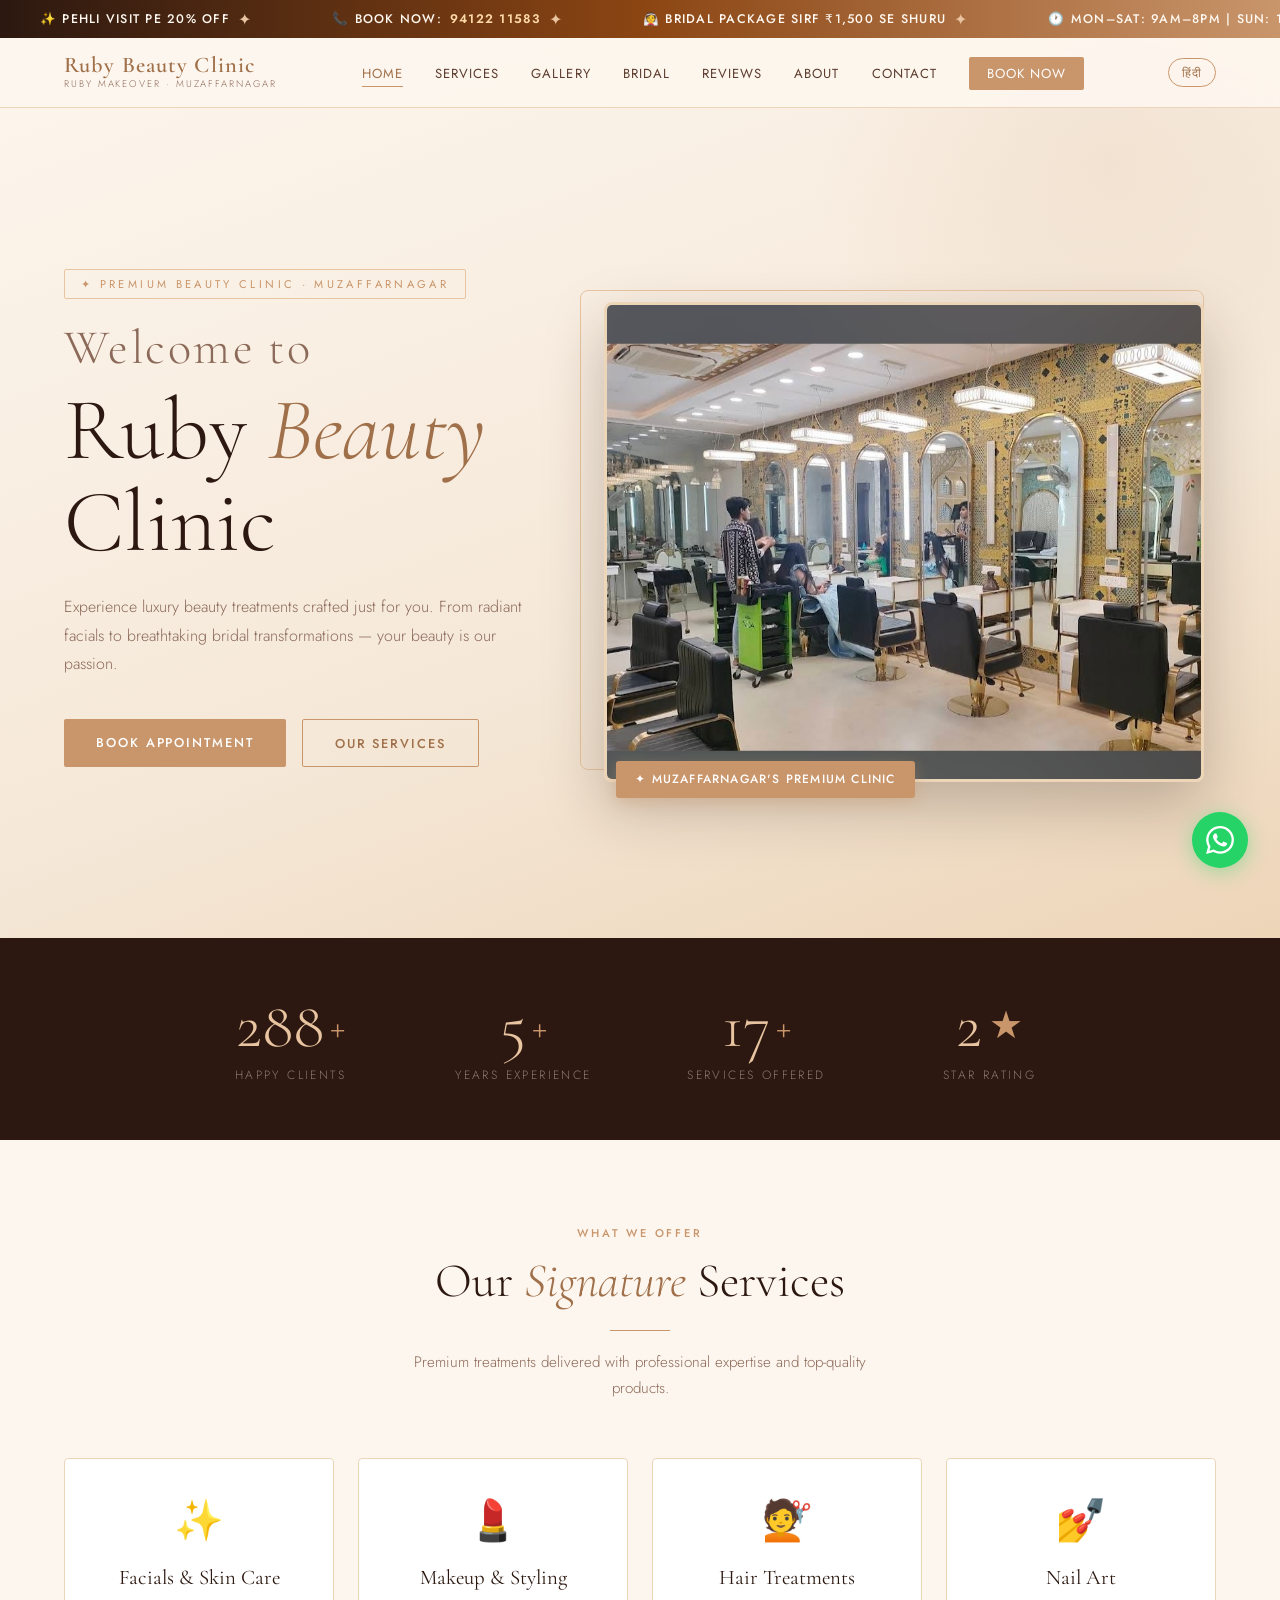
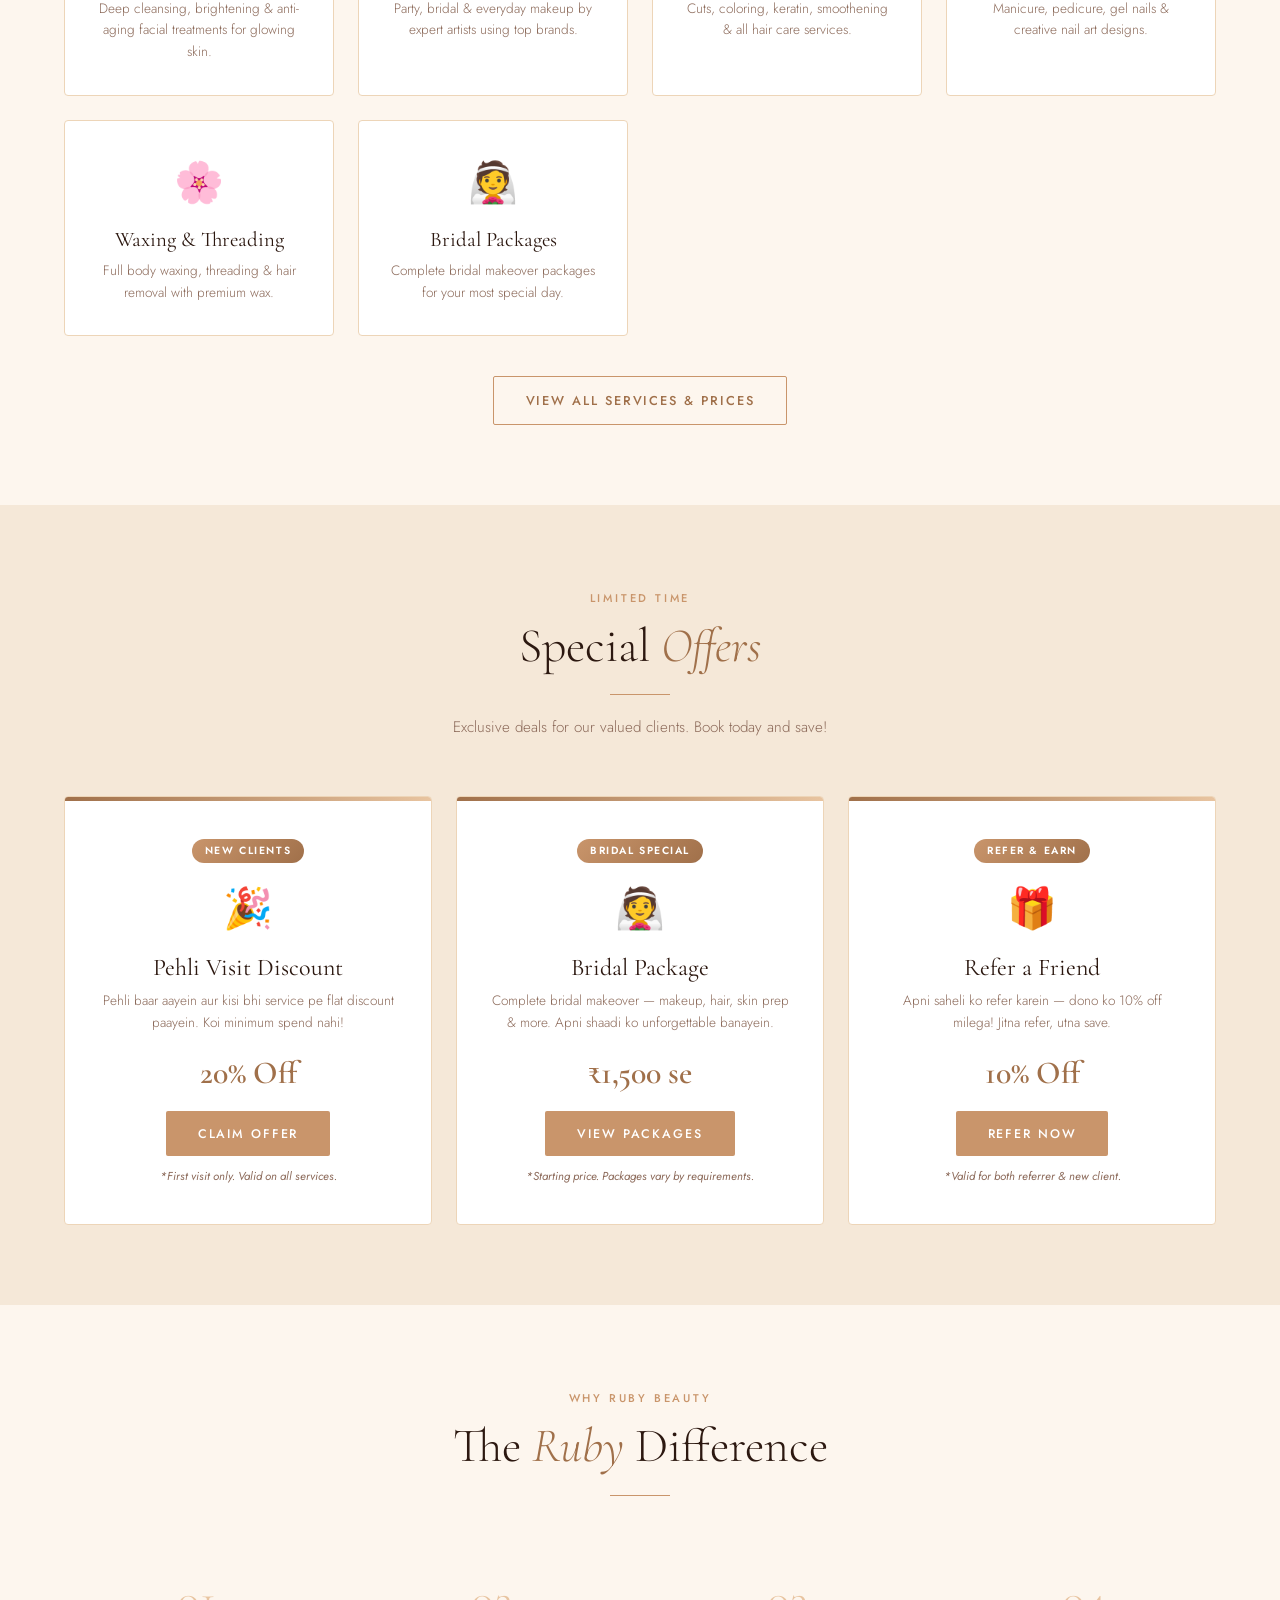
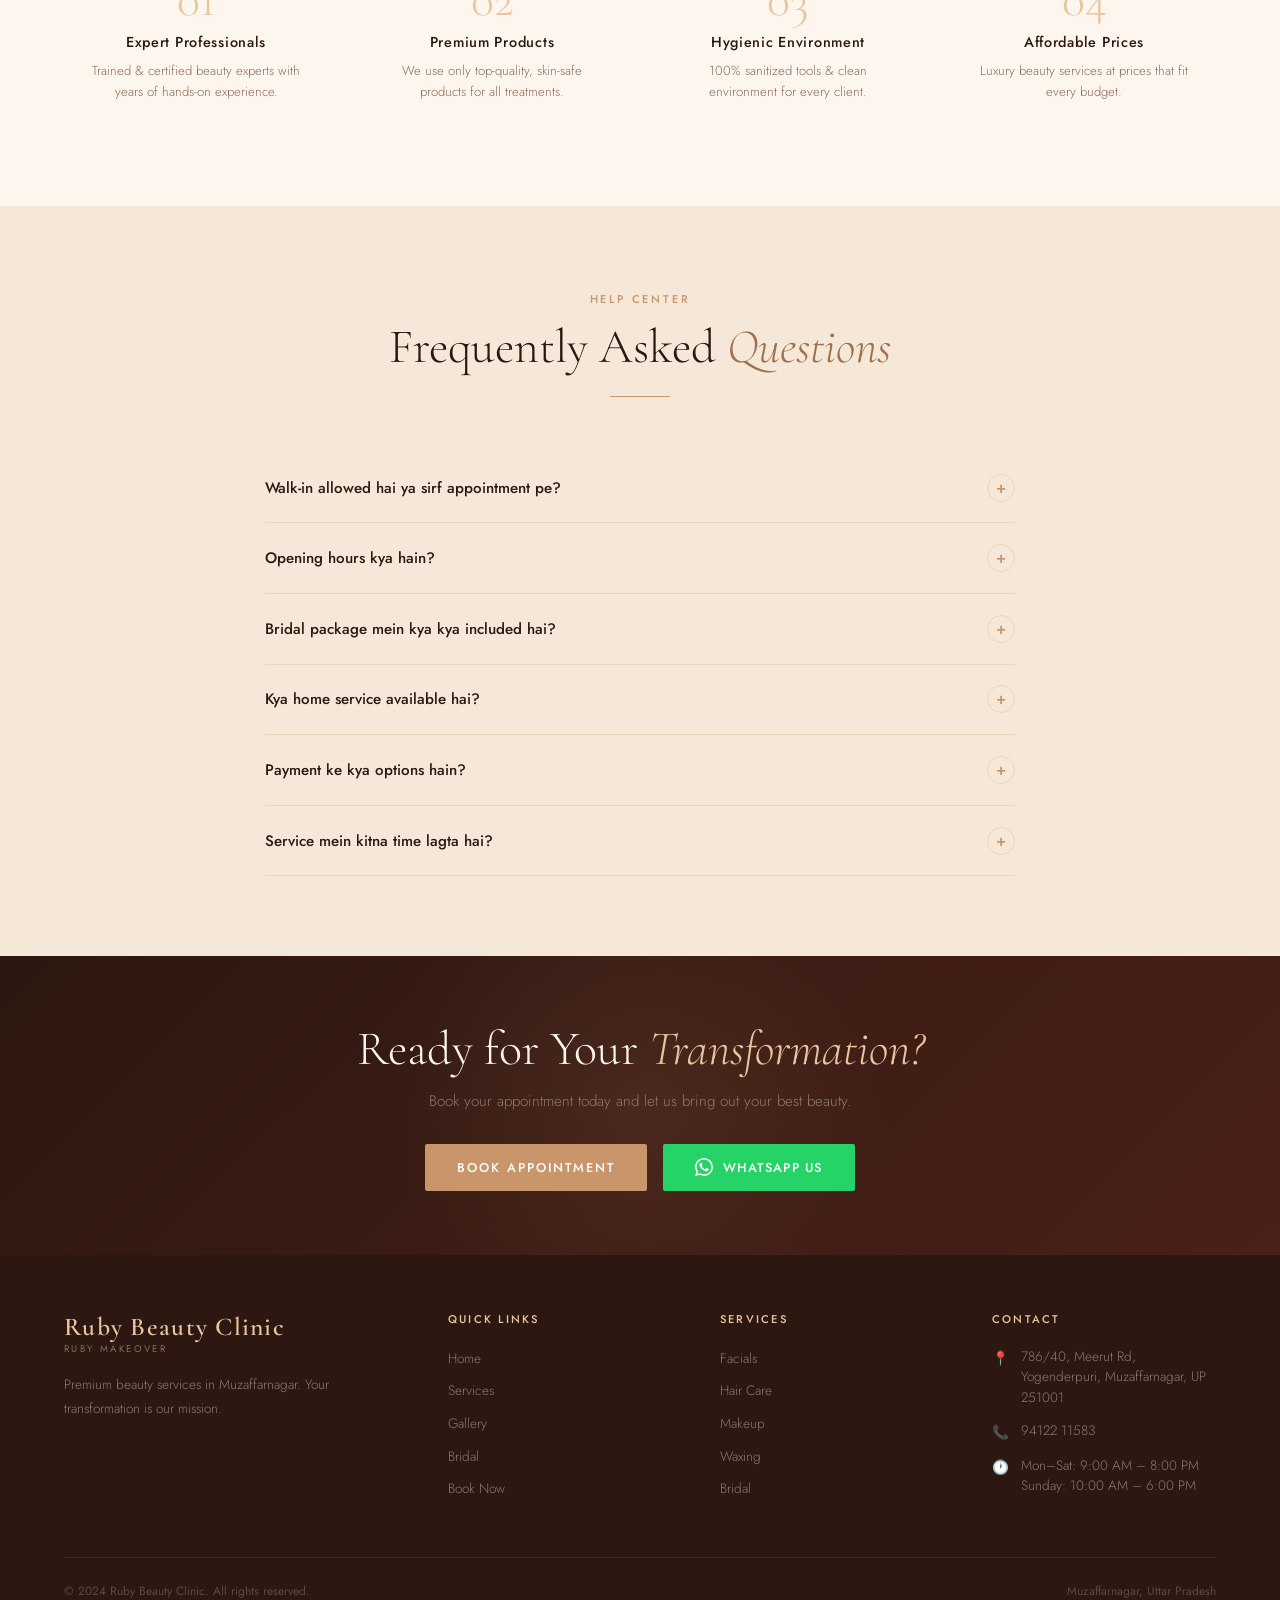
<file: index.html>
<!DOCTYPE html>
<html lang="en">
<head>
  <meta charset="UTF-8" />
  <meta name="viewport" content="width=device-width, initial-scale=1.0"/>
  <title>Ruby Beauty Clinic | Ruby Makeover – Muzaffarnagar</title>
  <meta name="description" content="Ruby Beauty Clinic – Premium beauty services in Muzaffarnagar. Facials, bridal makeup, hair care, waxing & more. Book your appointment today."/>
  <link rel="stylesheet" href="css/style.css"/>
  <style>
    /* ===== SHIMMER BANNER ===== */
    .offer-banner {
      background: linear-gradient(90deg, #2C1810, #8B4513, #C9956B, #E8C4A0, #C9956B, #8B4513, #2C1810);
      background-size: 300% 100%;
      animation: shimmerBg 4s linear infinite;
      color: white;
      text-align: center;
      padding: 0;
      overflow: hidden;
      height: 38px;
      display: flex;
      align-items: center;
      position: relative;
      z-index: 1001;
    }
    @keyframes shimmerBg {
      0% { background-position: 0% 50%; }
      100% { background-position: 300% 50%; }
    }
    .banner-track {
      display: flex;
      white-space: nowrap;
      animation: scrollBanner 28s linear infinite;
    }
    @keyframes scrollBanner {
      0% { transform: translateX(0); }
      100% { transform: translateX(-50%); }
    }
    .banner-item {
      display: inline-flex;
      align-items: center;
      gap: 0.5rem;
      padding: 0 2.5rem;
      font-size: 0.78rem;
      font-weight: 500;
      letter-spacing: 0.1em;
      text-transform: uppercase;
      color: #FFF8F0;
    }
    .banner-item .dot { color: #E8C4A0; font-size: 1rem; }
    .banner-item a { color: #FFD9A8; text-decoration: none; font-weight: 600; }

    /* ===== WHATSAPP POPUP ===== */
    .wa-popup {
      position: fixed;
      bottom: 5.5rem;
      right: 2rem;
      background: white;
      border-radius: 12px;
      box-shadow: 0 8px 40px rgba(0,0,0,0.18);
      width: 290px;
      z-index: 9998;
      transform: translateY(20px);
      opacity: 0;
      pointer-events: none;
      transition: all 0.4s cubic-bezier(0.34, 1.56, 0.64, 1);
      overflow: hidden;
    }
    .wa-popup.show { transform: translateY(0); opacity: 1; pointer-events: all; }
    .wa-popup-header {
      background: #25D366;
      padding: 0.9rem 1rem;
      display: flex;
      align-items: center;
      gap: 0.75rem;
    }
    .wa-popup-avatar {
      width: 40px; height: 40px;
      background: rgba(255,255,255,0.2);
      border-radius: 50%;
      display: flex; align-items: center; justify-content: center;
      font-size: 1.2rem;
    }
    .wa-popup-info .name { font-size: 0.9rem; font-weight: 600; color: white; }
    .wa-popup-info .status { font-size: 0.72rem; color: rgba(255,255,255,0.85); }
    .wa-popup-close {
      margin-left: auto;
      background: none; border: none;
      color: white; font-size: 1.2rem;
      cursor: pointer; opacity: 0.8;
      line-height: 1;
    }
    .wa-popup-body { padding: 1rem; }
    .wa-bubble {
      background: #f0f4f8;
      border-radius: 0 10px 10px 10px;
      padding: 0.65rem 0.9rem;
      font-size: 0.85rem;
      color: #333;
      line-height: 1.5;
      margin-bottom: 0.75rem;
      display: inline-block;
      max-width: 90%;
    }
    .wa-popup-btn {
      display: block;
      background: #25D366;
      color: white;
      text-align: center;
      padding: 0.7rem;
      border-radius: 6px;
      text-decoration: none;
      font-size: 0.83rem;
      font-weight: 600;
      letter-spacing: 0.05em;
      transition: background 0.3s;
    }
    .wa-popup-btn:hover { background: #1da851; }

    /* ===== HERO ===== */
    .hero {
      min-height: 100vh;
      background: linear-gradient(160deg, var(--cream) 0%, var(--cream-dark) 60%, var(--cream-deeper) 100%);
      display: flex;
      align-items: center;
      padding: 0 5%;
      padding-top: 108px;
      position: relative;
      overflow: hidden;
      gap: 3rem;
    }
    .hero::before { content: ''; position: absolute; top: -20%; right: -10%; width: 600px; height: 600px; border-radius: 50%; background: radial-gradient(circle, rgba(201,149,107,0.12) 0%, transparent 70%); }
    .hero-content { max-width: 550px; position: relative; z-index: 1; flex-shrink: 0; }
    .hero-image { flex: 1; position: relative; z-index: 1; display: flex; justify-content: center; align-items: center; }
    .hero-image img { width: 100%; max-width: 600px; height: 480px; object-fit: cover; border-radius: 8px; box-shadow: 0 25px 60px rgba(44,24,16,0.25); border: 3px solid var(--cream-deeper); }
    .hero-image::before { content: ''; position: absolute; top: -12px; left: -12px; right: 12px; bottom: 12px; border: 1.5px solid var(--rose-gold-light); border-radius: 8px; z-index: -1; }
    .hero-image-badge { position: absolute; bottom: -16px; left: 24px; background: var(--rose-gold); color: white; padding: 0.6rem 1.2rem; border-radius: 3px; font-size: 0.75rem; font-weight: 500; letter-spacing: 0.1em; text-transform: uppercase; box-shadow: 0 4px 15px rgba(201,149,107,0.4); }
    @media (max-width: 900px) { .hero { flex-direction: column; padding-top: 120px; text-align: center; } .hero-image { width: 100%; } .hero-image img { height: 260px; } .hero-btns { justify-content: center; } }
    .hero-tag { display: inline-block; font-size: 0.7rem; letter-spacing: 0.3em; text-transform: uppercase; color: var(--rose-gold); margin-bottom: 1.5rem; padding: 0.4rem 1rem; border: 1px solid var(--rose-gold-light); border-radius: 2px; }
    .hero-title { font-family: 'Cormorant Garamond', serif; font-size: clamp(3rem, 7vw, 5.5rem); font-weight: 300; line-height: 1.05; color: var(--text-dark); margin-bottom: 1.5rem; }
    .hero-title em { font-style: italic; color: var(--rose-gold-dark); }
    .hero-title .accent { display: block; font-size: 0.55em; font-weight: 300; color: var(--text-light); letter-spacing: 0.05em; font-style: normal; margin-bottom: 0.2em; }
    .hero-desc { font-size: 1rem; color: var(--text-light); font-weight: 300; line-height: 1.8; max-width: 480px; margin-bottom: 2.5rem; }
    .hero-btns { display: flex; gap: 1rem; flex-wrap: wrap; margin-bottom: 3rem; }

    /* ===== ANIMATED COUNTERS ===== */
    .counters-section { background: var(--text-dark); padding: 3.5rem 5%; }
    .counters-grid { display: grid; grid-template-columns: repeat(auto-fit, minmax(180px, 1fr)); gap: 2rem; max-width: 900px; margin: 0 auto; text-align: center; }
    .counter-item {}
    .counter-num { font-family: 'Cormorant Garamond', serif; font-size: clamp(2.5rem, 5vw, 4rem); font-weight: 300; color: var(--rose-gold-light); line-height: 1; display: flex; align-items: center; justify-content: center; gap: 0.1em; }
    .counter-num .suffix { font-size: 0.6em; color: var(--rose-gold); }
    .counter-label { font-size: 0.75rem; letter-spacing: 0.2em; text-transform: uppercase; color: #8C7A70; margin-top: 0.5rem; font-weight: 300; }

    /* ===== SERVICES OVERVIEW ===== */
    .services-grid { display: grid; grid-template-columns: repeat(auto-fit, minmax(220px, 1fr)); gap: 1.5rem; }
    .service-card { padding: 2rem; text-align: center; }
    .service-icon { font-size: 2.5rem; margin-bottom: 1rem; display: block; }
    .service-name { font-family: 'Cormorant Garamond', serif; font-size: 1.3rem; font-weight: 400; color: var(--text-dark); margin-bottom: 0.5rem; }
    .service-desc { font-size: 0.85rem; color: var(--text-light); font-weight: 300; line-height: 1.6; }

    /* ===== SPECIAL OFFERS ===== */
    .offers-grid { display: grid; grid-template-columns: repeat(auto-fit, minmax(260px, 1fr)); gap: 1.5rem; }
    .offer-card {
      position: relative;
      padding: 2.5rem 2rem;
      text-align: center;
      background: var(--white);
      border: 1px solid var(--cream-deeper);
      border-radius: 4px;
      overflow: hidden;
      transition: all 0.3s;
    }
    .offer-card::before {
      content: '';
      position: absolute;
      top: 0; left: 0; right: 0;
      height: 4px;
      background: linear-gradient(90deg, var(--rose-gold-dark), var(--rose-gold-light));
    }
    .offer-card:hover { transform: translateY(-6px); box-shadow: 0 20px 50px rgba(201,149,107,0.2); border-color: var(--rose-gold-light); }
    .offer-badge {
      display: inline-block;
      background: linear-gradient(135deg, var(--rose-gold), var(--rose-gold-dark));
      color: white;
      font-size: 0.65rem;
      font-weight: 600;
      letter-spacing: 0.15em;
      text-transform: uppercase;
      padding: 0.3rem 0.8rem;
      border-radius: 20px;
      margin-bottom: 1rem;
    }
    .offer-icon { font-size: 2.5rem; margin-bottom: 1rem; display: block; }
    .offer-title { font-family: 'Cormorant Garamond', serif; font-size: 1.5rem; font-weight: 400; color: var(--text-dark); margin-bottom: 0.5rem; }
    .offer-desc { font-size: 0.85rem; color: var(--text-light); line-height: 1.6; font-weight: 300; margin-bottom: 1.2rem; }
    .offer-highlight { font-family: 'Cormorant Garamond', serif; font-size: 2rem; font-weight: 600; color: var(--rose-gold-dark); margin-bottom: 1.2rem; display: block; }
    .offer-terms { font-size: 0.72rem; color: var(--text-light); font-style: italic; }

    /* ===== FAQ ===== */
    .faq-list { max-width: 750px; margin: 0 auto; }
    .faq-item { border-bottom: 1px solid var(--cream-deeper); }
    .faq-question {
      width: 100%;
      background: none;
      border: none;
      padding: 1.3rem 0;
      display: flex;
      align-items: center;
      justify-content: space-between;
      cursor: pointer;
      text-align: left;
      font-family: 'Jost', sans-serif;
      font-size: 0.95rem;
      font-weight: 500;
      color: var(--text-dark);
      gap: 1rem;
      transition: color 0.3s;
    }
    .faq-question:hover { color: var(--rose-gold-dark); }
    .faq-icon {
      width: 28px; height: 28px;
      border: 1.5px solid var(--cream-deeper);
      border-radius: 50%;
      display: flex; align-items: center; justify-content: center;
      font-size: 1rem;
      color: var(--rose-gold);
      flex-shrink: 0;
      transition: all 0.3s;
      line-height: 1;
    }
    .faq-item.open .faq-icon { background: var(--rose-gold); color: white; border-color: var(--rose-gold); transform: rotate(45deg); }
    .faq-answer {
      max-height: 0;
      overflow: hidden;
      transition: max-height 0.4s ease, padding 0.3s;
    }
    .faq-answer-inner {
      padding-bottom: 1.2rem;
      font-size: 0.88rem;
      color: var(--text-light);
      line-height: 1.8;
      font-weight: 300;
    }
    .faq-item.open .faq-answer { max-height: 200px; }

    /* ===== WHY US ===== */
    .why-grid { display: grid; grid-template-columns: repeat(auto-fit, minmax(200px, 1fr)); gap: 2rem; }
    .why-item { text-align: center; padding: 1.5rem; }
    .why-num { font-family: 'Cormorant Garamond', serif; font-size: 3rem; font-weight: 300; color: var(--rose-gold-light); line-height: 1; margin-bottom: 0.5rem; }
    .why-title { font-size: 0.9rem; font-weight: 500; letter-spacing: 0.05em; color: var(--text-dark); margin-bottom: 0.5rem; }
    .why-desc { font-size: 0.82rem; color: var(--text-light); font-weight: 300; line-height: 1.6; }

    /* ===== CTA BANNER ===== */
    .cta-banner { background: linear-gradient(135deg, var(--text-dark) 0%, #4A2018 100%); padding: 4rem 5%; text-align: center; position: relative; overflow: hidden; }
    .cta-banner::before { content: ''; position: absolute; top: 50%; left: 50%; transform: translate(-50%,-50%); width: 600px; height: 600px; border-radius: 50%; background: radial-gradient(circle, rgba(201,149,107,0.1) 0%, transparent 60%); }
    .cta-banner h2 { font-family: 'Cormorant Garamond', serif; font-size: clamp(2rem, 4vw, 3rem); font-weight: 300; color: var(--cream); margin-bottom: 0.75rem; position: relative; z-index: 1; }
    .cta-banner h2 em { font-style: italic; color: var(--rose-gold-light); }
    .cta-banner p { font-size: 0.95rem; color: #8C7A70; font-weight: 300; margin-bottom: 2rem; position: relative; z-index: 1; }
    .cta-btns { display: flex; gap: 1rem; justify-content: center; flex-wrap: wrap; position: relative; z-index: 1; }
  </style>
</head>
<body>

  <!-- SHIMMER OFFER BANNER -->
  <div class="offer-banner">
    <div class="banner-track">
      <span class="banner-item">✨ Pehli Visit pe 20% Off <span class="dot">✦</span></span>
      <span class="banner-item">📞 Book Now: <a href="tel:+919412211583">94122 11583</a> <span class="dot">✦</span></span>
      <span class="banner-item">👰 Bridal Package sirf ₹1,500 se shuru <span class="dot">✦</span></span>
      <span class="banner-item">🕐 Mon–Sat: 9AM–8PM | Sun: 10AM–6PM <span class="dot">✦</span></span>
      <span class="banner-item">🎁 Refer a Friend – 10% Off dono ko <span class="dot">✦</span></span>
      <span class="banner-item">💬 WhatsApp: <a href="https://wa.me/919412211583">94122 11583</a> <span class="dot">✦</span></span>
      <!-- duplicate for seamless loop -->
      <span class="banner-item">✨ Pehli Visit pe 20% Off <span class="dot">✦</span></span>
      <span class="banner-item">📞 Book Now: <a href="tel:+919412211583">94122 11583</a> <span class="dot">✦</span></span>
      <span class="banner-item">👰 Bridal Package sirf ₹1,500 se shuru <span class="dot">✦</span></span>
      <span class="banner-item">🕐 Mon–Sat: 9AM–8PM | Sun: 10AM–6PM <span class="dot">✦</span></span>
      <span class="banner-item">🎁 Refer a Friend – 10% Off dono ko <span class="dot">✦</span></span>
      <span class="banner-item">💬 WhatsApp: <a href="https://wa.me/919412211583">94122 11583</a> <span class="dot">✦</span></span>
    </div>
  </div>

  <!-- NAVBAR -->
  <nav class="navbar" style="top:38px;">
    <a href="index.html" class="nav-logo">
      <span class="logo-main">Ruby Beauty Clinic</span>
      <span class="logo-sub">Ruby Makeover · Muzaffarnagar</span>
    </a>
    <ul class="nav-links">
      <li><a href="index.html" class="active" data-t="nav_home">Home</a></li>
      <li><a href="services.html" data-t="nav_services">Services</a></li>
      <li><a href="gallery.html" data-t="nav_gallery">Gallery</a></li>
      <li><a href="bridal.html" data-t="nav_bridal">Bridal</a></li>
      <li><a href="testimonials.html" data-t="nav_reviews">Reviews</a></li>
      <li><a href="about.html" data-t="nav_about">About</a></li>
      <li><a href="contact.html" data-t="nav_contact">Contact</a></li>
      <li><a href="booking.html" class="nav-cta" data-t="nav_book">Book Now</a></li>
    </ul>
    <button class="lang-toggle" onclick="toggleLang()" aria-label="Toggle Language">हिंदी</button>
    <button class="hamburger" aria-label="Menu"><span></span><span></span><span></span></button>
  </nav>

  <!-- WHATSAPP POPUP -->
  <div class="wa-popup" id="waPopup">
    <div class="wa-popup-header">
      <div class="wa-popup-avatar">💇</div>
      <div class="wa-popup-info">
        <div class="name">Ruby Beauty Clinic</div>
        <div class="status">● Online – Quick Reply</div>
      </div>
      <button class="wa-popup-close" onclick="document.getElementById('waPopup').classList.remove('show')">✕</button>
    </div>
    <div class="wa-popup-body">
      <div class="wa-bubble">Namaste! 👋 Ruby Beauty Clinic mein aapka swagat hai.<br><br>Appointment book karein aur <strong>pehli visit pe 20% off</strong> paayein! 🎉</div>
      <a href="https://wa.me/919412211583?text=Hi%20Ruby%20Beauty%20Clinic!%20Main%20appointment%20book%20karna%20chahta%20hoon." target="_blank" class="wa-popup-btn">💬 WhatsApp pe Book Karein</a>
    </div>
  </div>

  <!-- HERO -->
  <section class="hero">
    <div class="hero-content">
      <span class="hero-tag fade-up" data-t="hero_tag">✦ Premium Beauty Clinic · Muzaffarnagar</span>
      <h1 class="hero-title fade-up delay-1">
        <span class="accent" data-t="hero_welcome">Welcome to</span>
        Ruby <em>Beauty</em><br>Clinic
      </h1>
      <p class="hero-desc fade-up delay-2" data-t="hero_desc">Experience luxury beauty treatments crafted just for you. From radiant facials to breathtaking bridal transformations — your beauty is our passion.</p>
      <div class="hero-btns fade-up delay-3">
        <a href="booking.html" class="btn-primary" data-t="hero_btn1">Book Appointment</a>
        <a href="services.html" class="btn-outline" data-t="hero_btn2">Our Services</a>
      </div>
    </div>

      <div class="hero-image fade-up delay-4">
        <img src="images/hero-interior.jpg" alt="Ruby Beauty Clinic Interior"/>
        <span class="hero-image-badge">✦ Muzaffarnagar's Premium Clinic</span>
      </div>
    </div>
  </section>

  <!-- ANIMATED COUNTERS -->
  <section class="counters-section">
    <div class="counters-grid">
      <div class="counter-item">
        <div class="counter-num"><span class="counter" data-target="500">0</span><span class="suffix">+</span></div>
        <div class="counter-label" data-t="counter_clients">Happy Clients</div>
      </div>
      <div class="counter-item">
        <div class="counter-num"><span class="counter" data-target="10">0</span><span class="suffix">+</span></div>
        <div class="counter-label" data-t="counter_exp">Years Experience</div>
      </div>
      <div class="counter-item">
        <div class="counter-num"><span class="counter" data-target="30">0</span><span class="suffix">+</span></div>
        <div class="counter-label" data-t="counter_services">Services Offered</div>
      </div>
      <div class="counter-item">
        <div class="counter-num"><span class="counter" data-target="5">0</span><span class="suffix">★</span></div>
        <div class="counter-label" data-t="counter_rating">Star Rating</div>
      </div>
    </div>
  </section>

  <!-- SERVICES OVERVIEW -->
  <section class="section">
    <div class="section-header">
      <span class="section-tag">What We Offer</span>
      <h2 class="section-title">Our <em>Signature</em> Services</h2>
      <div class="divider"></div>
      <p class="section-subtitle">Premium treatments delivered with professional expertise and top-quality products.</p>
    </div>
    <div class="services-grid">
      <div class="card service-card"><span class="service-icon">✨</span><div class="service-name">Facials & Skin Care</div><p class="service-desc">Deep cleansing, brightening & anti-aging facial treatments for glowing skin.</p></div>
      <div class="card service-card"><span class="service-icon">💄</span><div class="service-name">Makeup & Styling</div><p class="service-desc">Party, bridal & everyday makeup by expert artists using top brands.</p></div>
      <div class="card service-card"><span class="service-icon">💇</span><div class="service-name">Hair Treatments</div><p class="service-desc">Cuts, coloring, keratin, smoothening & all hair care services.</p></div>
      <div class="card service-card"><span class="service-icon">💅</span><div class="service-name">Nail Art</div><p class="service-desc">Manicure, pedicure, gel nails & creative nail art designs.</p></div>
      <div class="card service-card"><span class="service-icon">🌸</span><div class="service-name">Waxing & Threading</div><p class="service-desc">Full body waxing, threading & hair removal with premium wax.</p></div>
      <div class="card service-card"><span class="service-icon">👰</span><div class="service-name">Bridal Packages</div><p class="service-desc">Complete bridal makeover packages for your most special day.</p></div>
    </div>
    <div style="text-align:center; margin-top: 2.5rem;">
      <a href="services.html" class="btn-outline">View All Services & Prices</a>
    </div>
  </section>

  <!-- SPECIAL OFFERS -->
  <section class="section section-alt">
    <div class="section-header">
      <span class="section-tag">Limited Time</span>
      <h2 class="section-title">Special <em>Offers</em></h2>
      <div class="divider"></div>
      <p class="section-subtitle">Exclusive deals for our valued clients. Book today and save!</p>
    </div>
    <div class="offers-grid">
      <div class="offer-card">
        <span class="offer-badge">New Clients</span>
        <span class="offer-icon">🎉</span>
        <div class="offer-title">Pehli Visit Discount</div>
        <p class="offer-desc">Pehli baar aayein aur kisi bhi service pe flat discount paayein. Koi minimum spend nahi!</p>
        <span class="offer-highlight">20% Off</span>
        <a href="https://wa.me/919412211583?text=Hi!%20Main%20pehli%20visit%20discount%20ke%20baare%20mein%20jaanna%20chahta%20hoon." target="_blank" class="btn-primary" style="font-size:0.78rem;">Claim Offer</a>
        <div class="offer-terms" style="margin-top:0.75rem;">*First visit only. Valid on all services.</div>
      </div>
      <div class="offer-card">
        <span class="offer-badge">Bridal Special</span>
        <span class="offer-icon">👰</span>
        <div class="offer-title">Bridal Package</div>
        <p class="offer-desc">Complete bridal makeover — makeup, hair, skin prep & more. Apni shaadi ko unforgettable banayein.</p>
        <span class="offer-highlight">₹1,500 se</span>
        <a href="bridal.html" class="btn-primary" style="font-size:0.78rem;">View Packages</a>
        <div class="offer-terms" style="margin-top:0.75rem;">*Starting price. Packages vary by requirements.</div>
      </div>
      <div class="offer-card">
        <span class="offer-badge">Refer & Earn</span>
        <span class="offer-icon">🎁</span>
        <div class="offer-title">Refer a Friend</div>
        <p class="offer-desc">Apni saheli ko refer karein — dono ko 10% off milega! Jitna refer, utna save.</p>
        <span class="offer-highlight">10% Off</span>
        <a href="https://wa.me/919412211583?text=Hi!%20Main%20refer%20a%20friend%20offer%20ke%20baare%20mein%20jaanna%20chahta%20hoon." target="_blank" class="btn-primary" style="font-size:0.78rem;">Refer Now</a>
        <div class="offer-terms" style="margin-top:0.75rem;">*Valid for both referrer & new client.</div>
      </div>
    </div>
  </section>

  <!-- WHY CHOOSE US -->
  <section class="section">
    <div class="section-header">
      <span class="section-tag">Why Ruby Beauty</span>
      <h2 class="section-title">The <em>Ruby</em> Difference</h2>
      <div class="divider"></div>
    </div>
    <div class="why-grid">
      <div class="why-item"><div class="why-num">01</div><div class="why-title">Expert Professionals</div><p class="why-desc">Trained & certified beauty experts with years of hands-on experience.</p></div>
      <div class="why-item"><div class="why-num">02</div><div class="why-title">Premium Products</div><p class="why-desc">We use only top-quality, skin-safe products for all treatments.</p></div>
      <div class="why-item"><div class="why-num">03</div><div class="why-title">Hygienic Environment</div><p class="why-desc">100% sanitized tools & clean environment for every client.</p></div>
      <div class="why-item"><div class="why-num">04</div><div class="why-title">Affordable Prices</div><p class="why-desc">Luxury beauty services at prices that fit every budget.</p></div>
    </div>
  </section>

  <!-- FAQ -->
  <section class="section section-alt">
    <div class="section-header">
      <span class="section-tag">Help Center</span>
      <h2 class="section-title">Frequently Asked <em>Questions</em></h2>
      <div class="divider"></div>
    </div>
    <div class="faq-list">
      <div class="faq-item">
        <button class="faq-question" onclick="toggleFaq(this)">
          Walk-in allowed hai ya sirf appointment pe?
          <span class="faq-icon">+</span>
        </button>
        <div class="faq-answer"><div class="faq-answer-inner">Haan, walk-in welcome hai! Lekin busy hours mein wait karna pad sakta hai. Appointment lene se aapka time save hota hai aur aapko priority milti hai. WhatsApp pe 5 minute mein appointment confirm ho jaati hai.</div></div>
      </div>
      <div class="faq-item">
        <button class="faq-question" onclick="toggleFaq(this)">
          Opening hours kya hain?
          <span class="faq-icon">+</span>
        </button>
        <div class="faq-answer"><div class="faq-answer-inner">Hum Monday se Saturday 9:00 AM se 8:00 PM tak aur Sunday 10:00 AM se 6:00 PM tak khule rehte hain. Public holidays pe timing change ho sakti hai — WhatsApp pe confirm kar lein.</div></div>
      </div>
      <div class="faq-item">
        <button class="faq-question" onclick="toggleFaq(this)">
          Bridal package mein kya kya included hai?
          <span class="faq-icon">+</span>
        </button>
        <div class="faq-answer"><div class="faq-answer-inner">Bridal package mein bridal makeup, hair styling, pre-bridal skin treatment, mehendi session, aur trial makeup included hai. Package ₹1,500 se shuru hota hai aur requirements ke hisaab se customize hota hai. Bridal page pe details dekhein ya WhatsApp karein.</div></div>
      </div>
      <div class="faq-item">
        <button class="faq-question" onclick="toggleFaq(this)">
          Kya home service available hai?
          <span class="faq-icon">+</span>
        </button>
        <div class="faq-answer"><div class="faq-answer-inner">Abhi hum mainly in-salon service provide karte hain. Bridal events ke liye special home/venue service available hai. Iske liye WhatsApp pe contact karein aur details share karein — hum best solution dhundhenge.</div></div>
      </div>
      <div class="faq-item">
        <button class="faq-question" onclick="toggleFaq(this)">
          Payment ke kya options hain?
          <span class="faq-icon">+</span>
        </button>
        <div class="faq-answer"><div class="faq-answer-inner">Hum Cash, UPI (PhonePe, Google Pay, Paytm), aur sab major payment methods accept karte hain. Koi hidden charges nahi — jo price bataya gaya wahi final hoga.</div></div>
      </div>
      <div class="faq-item">
        <button class="faq-question" onclick="toggleFaq(this)">
          Service mein kitna time lagta hai?
          <span class="faq-icon">+</span>
        </button>
        <div class="faq-answer"><div class="faq-answer-inner">Simple facial ya cleanup 45–60 minutes mein ho jaata hai. Full makeup 1–2 ghante. Bridal full package 3–4 ghante ya usse zyada le sakta hai. Exact timing appointment ke waqt bata dete hain.</div></div>
      </div>
    </div>
  </section>

  <!-- CTA BANNER -->
  <section class="cta-banner">
    <h2>Ready for Your <em>Transformation?</em></h2>
    <p>Book your appointment today and let us bring out your best beauty.</p>
    <div class="cta-btns">
      <a href="booking.html" class="btn-primary">Book Appointment</a>
      <a href="https://wa.me/919412211583" target="_blank" class="btn-whatsapp">
        <svg viewBox="0 0 24 24" width="18" height="18" fill="white"><path d="M17.472 14.382c-.297-.149-1.758-.867-2.03-.967-.273-.099-.471-.148-.67.15-.197.297-.767.966-.94 1.164-.173.199-.347.223-.644.075-.297-.15-1.255-.463-2.39-1.475-.883-.788-1.48-1.761-1.653-2.059-.173-.297-.018-.458.13-.606.134-.133.298-.347.446-.52.149-.174.198-.298.298-.497.099-.198.05-.371-.025-.52-.075-.149-.669-1.612-.916-2.207-.242-.579-.487-.5-.669-.51-.173-.008-.371-.01-.57-.01-.198 0-.52.074-.792.372-.272.297-1.04 1.016-1.04 2.479 0 1.462 1.065 2.875 1.213 3.074.149.198 2.096 3.2 5.077 4.487.709.306 1.262.489 1.694.625.712.227 1.36.195 1.871.118.571-.085 1.758-.719 2.006-1.413.248-.694.248-1.289.173-1.413-.074-.124-.272-.198-.57-.347m-5.421 7.403h-.004a9.87 9.87 0 01-5.031-1.378l-.361-.214-3.741.982.998-3.648-.235-.374a9.86 9.86 0 01-1.51-5.26c.001-5.45 4.436-9.884 9.888-9.884 2.64 0 5.122 1.03 6.988 2.898a9.825 9.825 0 012.893 6.994c-.003 5.45-4.437 9.884-9.885 9.884m8.413-18.297A11.815 11.815 0 0012.05 0C5.495 0 .16 5.335.157 11.892c0 2.096.547 4.142 1.588 5.945L.057 24l6.305-1.654a11.882 11.882 0 005.683 1.448h.005c6.554 0 11.89-5.335 11.893-11.893a11.821 11.821 0 00-3.48-8.413z"/></svg>
        WhatsApp Us
      </a>
    </div>
  </section>

  <!-- FOOTER -->
  <footer>
    <div class="footer-grid">
      <div class="footer-logo">
        <div class="logo-main">Ruby Beauty Clinic</div>
        <span class="logo-sub">Ruby Makeover</span>
        <p class="footer-desc">Premium beauty services in Muzaffarnagar. Your transformation is our mission.</p>
      </div>
      <div>
        <div class="footer-heading">Quick Links</div>
        <ul class="footer-links">
          <li><a href="index.html">Home</a></li>
          <li><a href="services.html">Services</a></li>
          <li><a href="gallery.html">Gallery</a></li>
          <li><a href="bridal.html">Bridal</a></li>
          <li><a href="booking.html">Book Now</a></li>
        </ul>
      </div>
      <div>
        <div class="footer-heading">Services</div>
        <ul class="footer-links">
          <li><a href="services.html">Facials</a></li>
          <li><a href="services.html">Hair Care</a></li>
          <li><a href="services.html">Makeup</a></li>
          <li><a href="services.html">Waxing</a></li>
          <li><a href="bridal.html">Bridal</a></li>
        </ul>
      </div>
      <div>
        <div class="footer-heading">Contact</div>
        <div class="footer-contact-item"><span class="icon">📍</span><span>786/40, Meerut Rd, Yogenderpuri, Muzaffarnagar, UP 251001</span></div>
        <div class="footer-contact-item"><span class="icon">📞</span><span>94122 11583</span></div>
        <div class="footer-contact-item"><span class="icon">🕐</span><span>Mon–Sat: 9:00 AM – 8:00 PM<br>Sunday: 10:00 AM – 6:00 PM</span></div>
      </div>
    </div>
    <div class="footer-bottom">
      <span>© 2024 Ruby Beauty Clinic. All rights reserved.</span>
      <span>Muzaffarnagar, Uttar Pradesh</span>
    </div>
  </footer>

  <!-- WHATSAPP FLOAT -->
  <a href="https://wa.me/919412211583" class="whatsapp-float" target="_blank" aria-label="WhatsApp">
    <svg viewBox="0 0 24 24"><path d="M17.472 14.382c-.297-.149-1.758-.867-2.03-.967-.273-.099-.471-.148-.67.15-.197.297-.767.966-.94 1.164-.173.199-.347.223-.644.075-.297-.15-1.255-.463-2.39-1.475-.883-.788-1.48-1.761-1.653-2.059-.173-.297-.018-.458.13-.606.134-.133.298-.347.446-.52.149-.174.198-.298.298-.497.099-.198.05-.371-.025-.52-.075-.149-.669-1.612-.916-2.207-.242-.579-.487-.5-.669-.51-.173-.008-.371-.01-.57-.01-.198 0-.52.074-.792.372-.272.297-1.04 1.016-1.04 2.479 0 1.462 1.065 2.875 1.213 3.074.149.198 2.096 3.2 5.077 4.487.709.306 1.262.489 1.694.625.712.227 1.36.195 1.871.118.571-.085 1.758-.719 2.006-1.413.248-.694.248-1.289.173-1.413-.074-.124-.272-.198-.57-.347m-5.421 7.403h-.004a9.87 9.87 0 01-5.031-1.378l-.361-.214-3.741.982.998-3.648-.235-.374a9.86 9.86 0 01-1.51-5.26c.001-5.45 4.436-9.884 9.888-9.884 2.64 0 5.122 1.03 6.988 2.898a9.825 9.825 0 012.893 6.994c-.003 5.45-4.437 9.884-9.885 9.884m8.413-18.297A11.815 11.815 0 0012.05 0C5.495 0 .16 5.335.157 11.892c0 2.096.547 4.142 1.588 5.945L.057 24l6.305-1.654a11.882 11.882 0 005.683 1.448h.005c6.554 0 11.89-5.335 11.893-11.893a11.821 11.821 0 00-3.48-8.413z"/></svg>
  </a>

  <script src="js/lang.js"></script>
  <script src="js/config.js"></script>
  <script src="js/main.js"></script>
  <script>
    // WhatsApp popup after 5 seconds
    setTimeout(() => {
      const popup = document.getElementById('waPopup');
      if (!sessionStorage.getItem('waClosed')) {
        popup.classList.add('show');
      }
    }, 5000);
    document.querySelector('.wa-popup-close').addEventListener('click', () => {
      sessionStorage.setItem('waClosed', '1');
    });

    // Animated counters
    function animateCounter(el) {
      const target = parseInt(el.dataset.target);
      const duration = 2000;
      const step = target / (duration / 16);
      let current = 0;
      const timer = setInterval(() => {
        current += step;
        if (current >= target) { current = target; clearInterval(timer); }
        el.textContent = Math.floor(current);
      }, 16);
    }

    const counterObserver = new IntersectionObserver((entries) => {
      entries.forEach(entry => {
        if (entry.isIntersecting) {
          animateCounter(entry.target);
          counterObserver.unobserve(entry.target);
        }
      });
    }, { threshold: 0.5 });

    document.querySelectorAll('.counter').forEach(c => counterObserver.observe(c));

    // FAQ toggle
    function toggleFaq(btn) {
      const item = btn.parentElement;
      const isOpen = item.classList.contains('open');
      document.querySelectorAll('.faq-item').forEach(i => i.classList.remove('open'));
      if (!isOpen) item.classList.add('open');
    }

    // Navbar scroll
    window.addEventListener('scroll', () => {
      document.querySelector('.navbar').classList.toggle('scrolled', window.scrollY > 50);
    });
  </script>
</body>
</html>
</file>
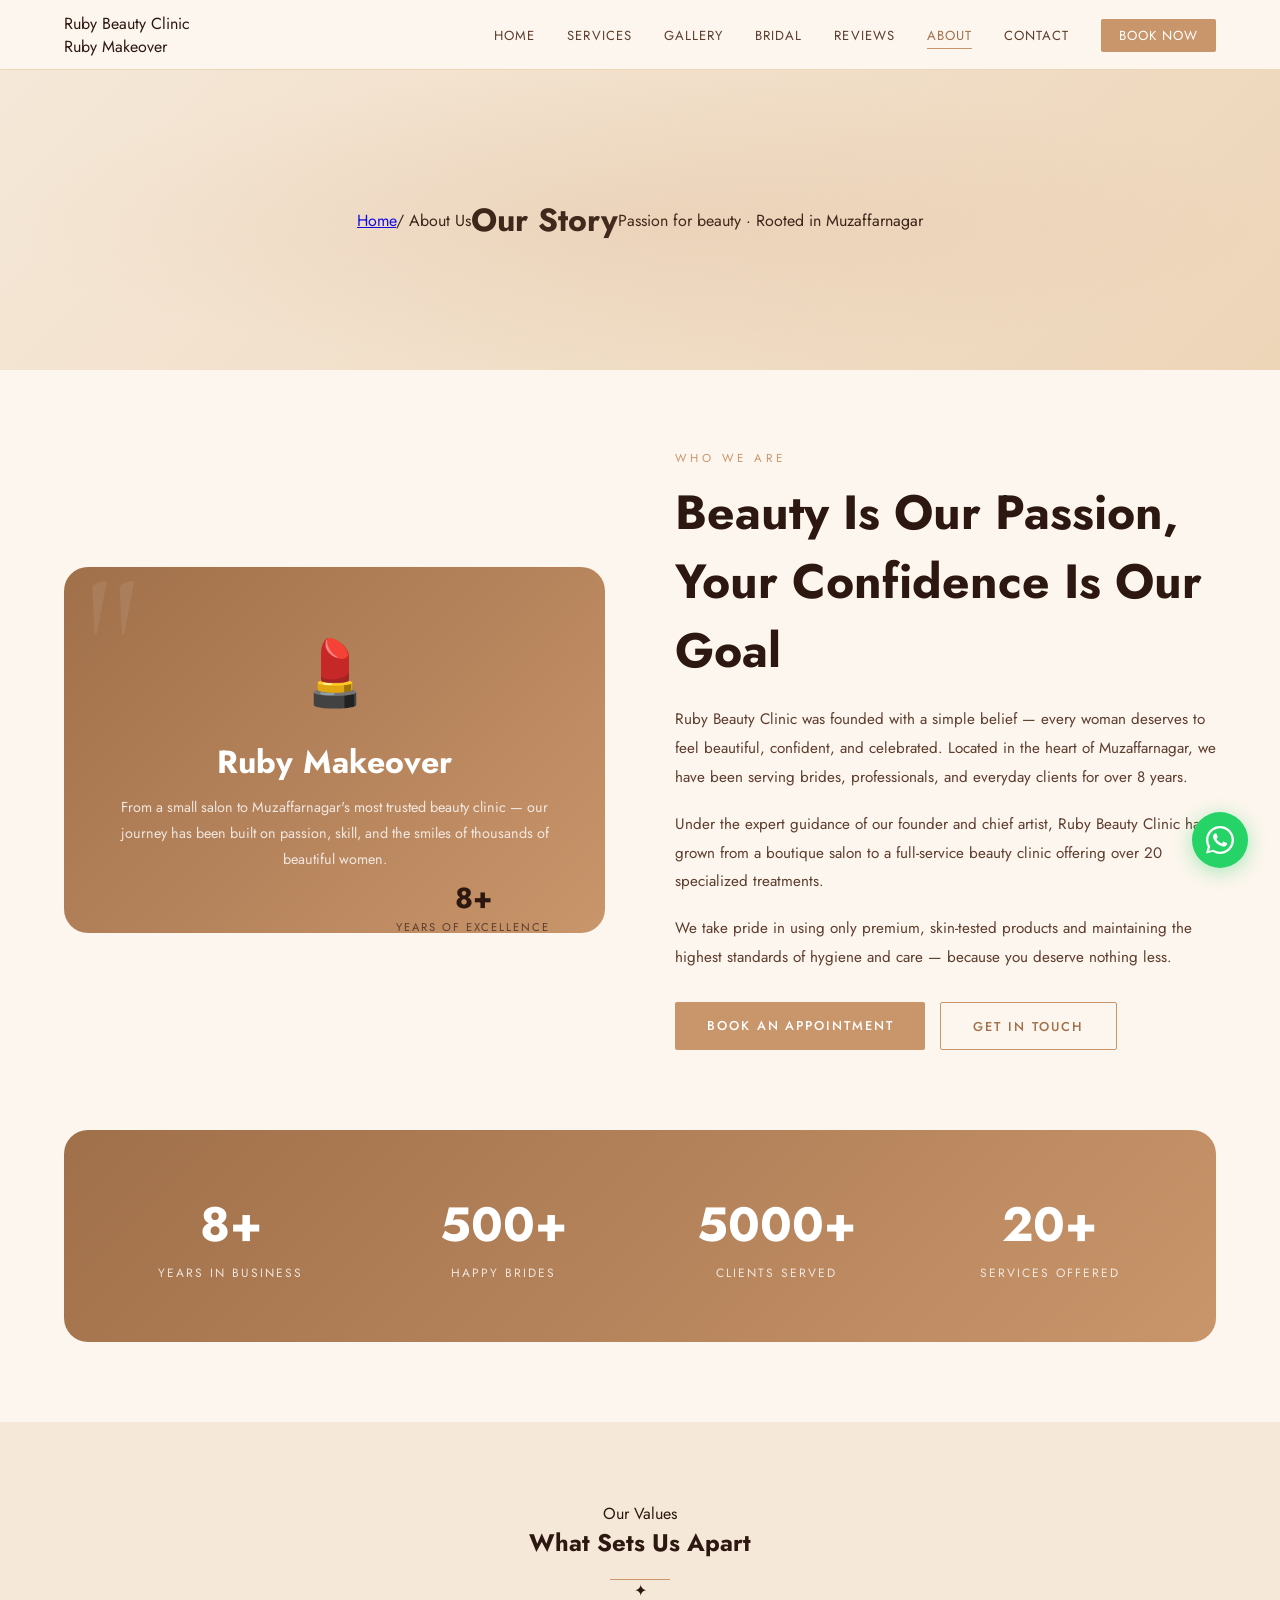
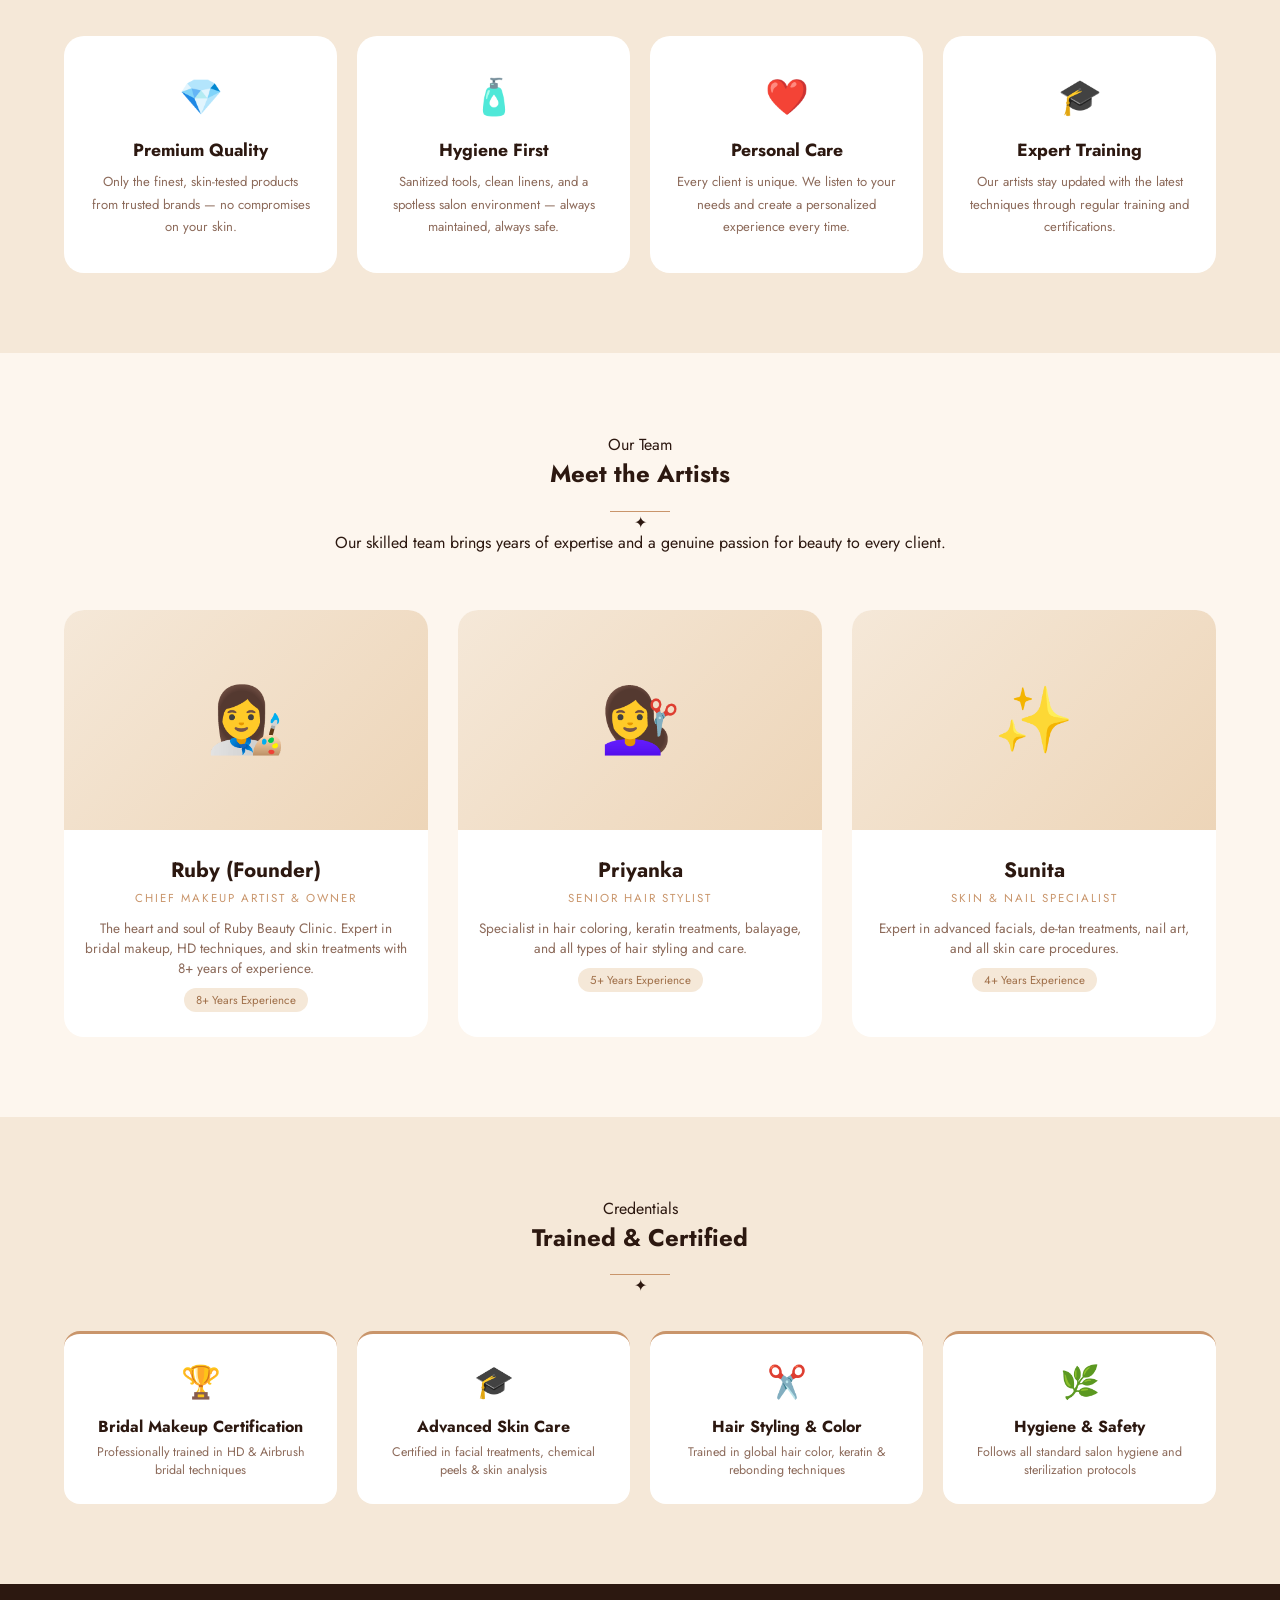
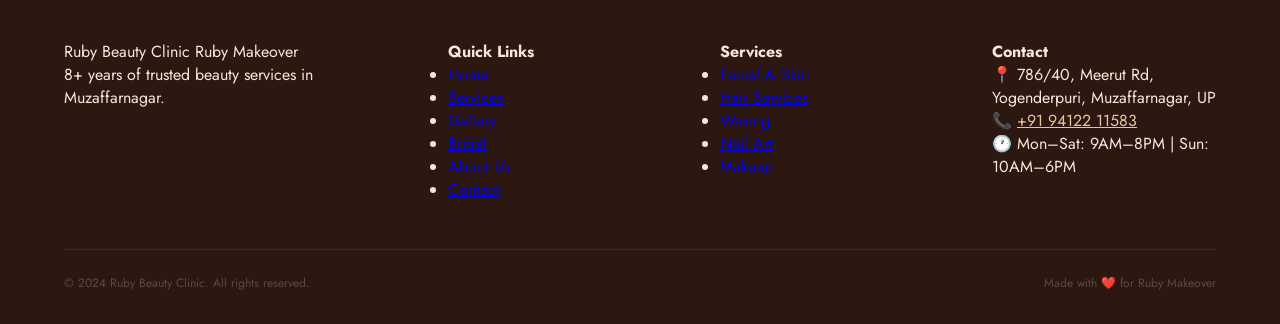
<file: about.html>
<!DOCTYPE html>
<html lang="en">
<head>
  <meta charset="UTF-8"/>
  <meta name="viewport" content="width=device-width, initial-scale=1.0"/>
  <title>About Us | Ruby Beauty Clinic — Muzaffarnagar</title>
  <meta name="description" content="Learn about Ruby Beauty Clinic — our story, our team, and our passion for beauty in Muzaffarnagar."/>
  <link rel="stylesheet" href="css/style.css"/>
  <style>
    .about-story {
      display: grid;
      grid-template-columns: 1fr 1fr;
      gap: 70px;
      align-items: center;
      margin-bottom: 80px;
    }

    .story-visual {
      position: relative;
    }

    .story-main-box {
      background: linear-gradient(135deg, var(--rose-gold-dark), var(--rose-gold));
      border-radius: 24px;
      padding: 60px 40px;
      text-align: center;
      color: var(--white);
      position: relative;
      overflow: hidden;
    }

    .story-main-box::before {
      content: '"';
      position: absolute;
      top: -20px;
      left: 20px;
      font-family: 'Cormorant Garamond', serif;
      font-size: 12rem;
      color: rgba(255,255,255,0.08);
      line-height: 1;
    }

    .story-main-box .big-icon {
      font-size: 4rem;
      display: block;
      margin-bottom: 20px;
    }

    .story-main-box h3 {
      font-size: 2rem;
      color: var(--white);
      margin-bottom: 10px;
    }

    .story-main-box p {
      opacity: 0.8;
      font-size: 0.9rem;
      line-height: 1.8;
    }

    .story-badge {
      position: absolute;
      bottom: -20px;
      right: 30px;
      background: var(--gold);
      border-radius: 16px;
      padding: 18px 25px;
      text-align: center;
      box-shadow: 0 8px 25px var(--shadow-deep);
    }

    .story-badge h4 {
      font-size: 1.8rem;
      color: var(--text-dark);
    }

    .story-badge p {
      font-size: 0.7rem;
      letter-spacing: 2px;
      text-transform: uppercase;
      color: var(--text-mid);
    }

    .story-text h2 {
      font-size: clamp(2rem, 4vw, 3rem);
      margin-bottom: 20px;
    }

    .story-text p {
      color: var(--text-mid);
      font-size: 0.95rem;
      margin-bottom: 18px;
      line-height: 1.9;
    }

    /* VALUES */
    .values-grid {
      display: grid;
      grid-template-columns: repeat(4, 1fr);
      gap: 20px;
    }

    .value-card {
      background: var(--white);
      border-radius: 20px;
      padding: 35px 25px;
      text-align: center;
      box-shadow: 0 4px 20px var(--shadow);
      transition: all 0.3s ease;
    }

    .value-card:hover {
      transform: translateY(-6px);
    }

    .value-card .val-icon {
      font-size: 2.2rem;
      display: block;
      margin-bottom: 15px;
    }

    .value-card h3 {
      font-size: 1.1rem;
      color: var(--text-dark);
      margin-bottom: 8px;
    }

    .value-card p {
      font-size: 0.82rem;
      color: var(--text-light);
      line-height: 1.7;
    }

    /* TEAM */
    .team-grid {
      display: grid;
      grid-template-columns: repeat(3, 1fr);
      gap: 30px;
    }

    .team-card {
      background: var(--white);
      border-radius: 20px;
      overflow: hidden;
      box-shadow: 0 4px 20px var(--shadow);
      text-align: center;
      transition: all 0.3s ease;
    }

    .team-card:hover {
      transform: translateY(-6px);
    }

    .team-photo {
      background: linear-gradient(135deg, var(--cream-dark), var(--cream-deeper));
      height: 220px;
      display: flex;
      align-items: center;
      justify-content: center;
      font-size: 4rem;
    }

    .team-info {
      padding: 25px 20px;
    }

    .team-info h3 {
      font-size: 1.3rem;
      color: var(--text-dark);
      margin-bottom: 5px;
    }

    .team-info .role {
      font-size: 0.72rem;
      letter-spacing: 2px;
      text-transform: uppercase;
      color: var(--rose-gold);
      margin-bottom: 12px;
      display: block;
    }

    .team-info p {
      font-size: 0.85rem;
      color: var(--text-light);
    }

    .team-info .exp-tag {
      display: inline-block;
      background: var(--cream-dark);
      color: var(--rose-gold-dark);
      font-size: 0.72rem;
      padding: 4px 12px;
      border-radius: 20px;
      margin-top: 10px;
    }

    /* CERTIFICATIONS */
    .cert-grid {
      display: grid;
      grid-template-columns: repeat(4, 1fr);
      gap: 20px;
    }

    .cert-card {
      background: var(--white);
      border-radius: 16px;
      padding: 25px 20px;
      text-align: center;
      box-shadow: 0 4px 15px var(--shadow);
      border-top: 3px solid var(--rose-gold);
    }

    .cert-card .cert-icon { font-size: 2rem; display: block; margin-bottom: 10px; }
    .cert-card h4 { font-size: 1rem; color: var(--text-dark); margin-bottom: 5px; }
    .cert-card p { font-size: 0.78rem; color: var(--text-light); }

    /* MILESTONES */
    .milestones {
      background: linear-gradient(135deg, var(--rose-gold-dark), var(--rose-gold));
      border-radius: 24px;
      padding: 60px 40px;
      display: grid;
      grid-template-columns: repeat(4, 1fr);
      gap: 20px;
      text-align: center;
      color: var(--white);
    }

    .milestone h3 {
      font-size: 3rem;
      color: var(--white);
      margin-bottom: 5px;
    }

    .milestone p {
      font-size: 0.75rem;
      letter-spacing: 2px;
      text-transform: uppercase;
      opacity: 0.8;
    }

    @media (max-width: 992px) {
      .about-story { grid-template-columns: 1fr; }
      .values-grid { grid-template-columns: repeat(2, 1fr); }
      .team-grid { grid-template-columns: 1fr 1fr; }
      .cert-grid { grid-template-columns: repeat(2, 1fr); }
      .milestones { grid-template-columns: repeat(2, 1fr); }
    }

    @media (max-width: 600px) {
      .values-grid { grid-template-columns: 1fr; }
      .team-grid { grid-template-columns: 1fr; }
      .cert-grid { grid-template-columns: 1fr; }
      .milestones { grid-template-columns: 1fr; padding: 40px 25px; }
    }
  </style>
</head>
<body>

  <nav class="navbar">
    <div class="nav-logo">
      <span class="brand">Ruby Beauty Clinic</span>
      <span class="tagline-small">Ruby Makeover</span>
    </div>
    <ul class="nav-links">
      <li><a href="index.html" data-t="nav_home">Home</a></li>
      <li><a href="services.html" data-t="nav_services">Services</a></li>
      <li><a href="gallery.html" data-t="nav_gallery">Gallery</a></li>
      <li><a href="bridal.html" data-t="nav_bridal">Bridal</a></li>
      <li><a href="testimonials.html" data-t="nav_reviews">Reviews</a></li>
      <li><a href="about.html" class="active">About</a></li>
      <li><a href="contact.html" data-t="nav_contact">Contact</a></li>
      <li><a href="booking.html" class="nav-cta" data-t="nav_book">Book Now</a></li>
    </ul>
    <div class="hamburger"><span></span><span></span><span></span></div>
  </nav>

  <div class="page-hero">
    <div class="breadcrumb"><a href="index.html">Home</a><span>/</span> About Us</div>
    <h1>Our Story</h1>
    <p>Passion for beauty · Rooted in Muzaffarnagar</p>
  </div>

  <section class="section">
    <!-- STORY -->
    <div class="about-story">
      <div class="story-visual fade-up">
        <div class="story-main-box">
          <span class="big-icon">💄</span>
          <h3>Ruby Makeover</h3>
          <p>From a small salon to Muzaffarnagar's most trusted beauty clinic — our journey has been built on passion, skill, and the smiles of thousands of beautiful women.</p>
        </div>
        <div class="story-badge">
          <h4>8+</h4>
          <p>Years of Excellence</p>
        </div>
      </div>
      <div class="story-text fade-up">
        <span class="overline" style="font-size:0.72rem;letter-spacing:4px;text-transform:uppercase;color:var(--rose-gold);display:block;margin-bottom:12px;">Who We Are</span>
        <h2>Beauty Is Our Passion, Your Confidence Is Our Goal</h2>
        <p>Ruby Beauty Clinic was founded with a simple belief — every woman deserves to feel beautiful, confident, and celebrated. Located in the heart of Muzaffarnagar, we have been serving brides, professionals, and everyday clients for over 8 years.</p>
        <p>Under the expert guidance of our founder and chief artist, Ruby Beauty Clinic has grown from a boutique salon to a full-service beauty clinic offering over 20 specialized treatments.</p>
        <p>We take pride in using only premium, skin-tested products and maintaining the highest standards of hygiene and care — because you deserve nothing less.</p>
        <div style="margin-top:30px; display:flex; gap:15px; flex-wrap:wrap;">
          <a href="booking.html" class="btn btn-primary">Book an Appointment</a>
          <a href="contact.html" class="btn btn-outline">Get In Touch</a>
        </div>
      </div>
    </div>

    <!-- MILESTONES -->
    <div class="milestones fade-up">
      <div class="milestone">
        <h3>8+</h3>
        <p>Years in Business</p>
      </div>
      <div class="milestone">
        <h3>500+</h3>
        <p>Happy Brides</p>
      </div>
      <div class="milestone">
        <h3>5000+</h3>
        <p>Clients Served</p>
      </div>
      <div class="milestone">
        <h3>20+</h3>
        <p>Services Offered</p>
      </div>
    </div>
  </section>

  <!-- VALUES -->
  <section class="section section-alt">
    <div class="section-header fade-up">
      <span class="overline">Our Values</span>
      <h2>What Sets Us Apart</h2>
      <div class="divider"><span>✦</span></div>
    </div>
    <div class="values-grid">
      <div class="value-card fade-up">
        <span class="val-icon">💎</span>
        <h3>Premium Quality</h3>
        <p>Only the finest, skin-tested products from trusted brands — no compromises on your skin.</p>
      </div>
      <div class="value-card fade-up">
        <span class="val-icon">🧴</span>
        <h3>Hygiene First</h3>
        <p>Sanitized tools, clean linens, and a spotless salon environment — always maintained, always safe.</p>
      </div>
      <div class="value-card fade-up">
        <span class="val-icon">❤️</span>
        <h3>Personal Care</h3>
        <p>Every client is unique. We listen to your needs and create a personalized experience every time.</p>
      </div>
      <div class="value-card fade-up">
        <span class="val-icon">🎓</span>
        <h3>Expert Training</h3>
        <p>Our artists stay updated with the latest techniques through regular training and certifications.</p>
      </div>
    </div>
  </section>

  <!-- TEAM -->
  <section class="section">
    <div class="section-header fade-up">
      <span class="overline">Our Team</span>
      <h2>Meet the Artists</h2>
      <div class="divider"><span>✦</span></div>
      <p>Our skilled team brings years of expertise and a genuine passion for beauty to every client.</p>
    </div>
    <div class="team-grid">
      <div class="team-card fade-up">
        <div class="team-photo">👩‍🎨</div>
        <div class="team-info">
          <h3>Ruby (Founder)</h3>
          <span class="role">Chief Makeup Artist & Owner</span>
          <p>The heart and soul of Ruby Beauty Clinic. Expert in bridal makeup, HD techniques, and skin treatments with 8+ years of experience.</p>
          <span class="exp-tag">8+ Years Experience</span>
        </div>
      </div>
      <div class="team-card fade-up">
        <div class="team-photo">💇‍♀️</div>
        <div class="team-info">
          <h3>Priyanka</h3>
          <span class="role">Senior Hair Stylist</span>
          <p>Specialist in hair coloring, keratin treatments, balayage, and all types of hair styling and care.</p>
          <span class="exp-tag">5+ Years Experience</span>
        </div>
      </div>
      <div class="team-card fade-up">
        <div class="team-photo">✨</div>
        <div class="team-info">
          <h3>Sunita</h3>
          <span class="role">Skin & Nail Specialist</span>
          <p>Expert in advanced facials, de-tan treatments, nail art, and all skin care procedures.</p>
          <span class="exp-tag">4+ Years Experience</span>
        </div>
      </div>
    </div>
  </section>

  <!-- CERTIFICATIONS -->
  <section class="section section-alt">
    <div class="section-header fade-up">
      <span class="overline">Credentials</span>
      <h2>Trained & Certified</h2>
      <div class="divider"><span>✦</span></div>
    </div>
    <div class="cert-grid">
      <div class="cert-card fade-up">
        <span class="cert-icon">🏆</span>
        <h4>Bridal Makeup Certification</h4>
        <p>Professionally trained in HD & Airbrush bridal techniques</p>
      </div>
      <div class="cert-card fade-up">
        <span class="cert-icon">🎓</span>
        <h4>Advanced Skin Care</h4>
        <p>Certified in facial treatments, chemical peels & skin analysis</p>
      </div>
      <div class="cert-card fade-up">
        <span class="cert-icon">✂️</span>
        <h4>Hair Styling & Color</h4>
        <p>Trained in global hair color, keratin & rebonding techniques</p>
      </div>
      <div class="cert-card fade-up">
        <span class="cert-icon">🌿</span>
        <h4>Hygiene & Safety</h4>
        <p>Follows all standard salon hygiene and sterilization protocols</p>
      </div>
    </div>
  </section>

  <footer>
    <div class="footer-grid">
      <div class="footer-brand">
        <span class="brand">Ruby Beauty Clinic</span>
        <span class="sub">Ruby Makeover</span>
        <p>8+ years of trusted beauty services in Muzaffarnagar.</p>
      </div>
      <div class="footer-col">
        <h4>Quick Links</h4>
        <ul>
          <li><a href="index.html" data-t="nav_home">Home</a></li>
          <li><a href="services.html" data-t="nav_services">Services</a></li>
          <li><a href="gallery.html" data-t="nav_gallery">Gallery</a></li>
          <li><a href="bridal.html" data-t="nav_bridal">Bridal</a></li>
          <li><a href="about.html">About Us</a></li>
          <li><a href="contact.html" data-t="nav_contact">Contact</a></li>
        </ul>
      </div>
      <div class="footer-col">
        <h4>Services</h4>
        <ul>
          <li><a href="services.html">Facial & Skin</a></li>
          <li><a href="services.html">Hair Services</a></li>
          <li><a href="services.html">Waxing</a></li>
          <li><a href="services.html">Nail Art</a></li>
          <li><a href="services.html">Makeup</a></li>
        </ul>
      </div>
      <div class="footer-col footer-contact">
        <h4>Contact</h4>
        <p><span>📍</span> 786/40, Meerut Rd, Yogenderpuri, Muzaffarnagar, UP</p>
        <p><span>📞</span> <a href="tel:+919412211583" style="color:var(--rose-gold-light);">+91 94122 11583</a></p>
        <p><span>🕐</span> Mon–Sat: 9AM–8PM | Sun: 10AM–6PM</p>
      </div>
    </div>
    <div class="footer-bottom">
      <p>© 2024 Ruby Beauty Clinic. All rights reserved.</p>
      <p>Made with ❤️ for Ruby Makeover</p>
    </div>
  </footer>

  <a href="https://wa.me/919412211583" target="_blank" class="whatsapp-float">
    <svg viewBox="0 0 24 24"><path d="M17.472 14.382c-.297-.149-1.758-.867-2.03-.967-.273-.099-.471-.148-.67.15-.197.297-.767.966-.94 1.164-.173.199-.347.223-.644.075-.297-.15-1.255-.463-2.39-1.475-.883-.788-1.48-1.761-1.653-2.059-.173-.297-.018-.458.13-.606.134-.133.298-.347.446-.52.149-.174.198-.298.298-.497.099-.198.05-.371-.025-.52-.075-.149-.669-1.612-.916-2.207-.242-.579-.487-.5-.669-.51-.173-.008-.371-.01-.57-.01-.198 0-.52.074-.792.372-.272.297-1.04 1.016-1.04 2.479 0 1.462 1.065 2.875 1.213 3.074.149.198 2.096 3.2 5.077 4.487.709.306 1.262.489 1.694.625.712.227 1.36.195 1.871.118.571-.085 1.758-.719 2.006-1.413.248-.694.248-1.289.173-1.413-.074-.124-.272-.198-.57-.347z"/><path d="M12 0C5.373 0 0 5.373 0 12c0 2.122.556 4.112 1.528 5.837L.057 23.5l5.806-1.523A11.952 11.952 0 0012 24c6.627 0 12-5.373 12-12S18.627 0 12 0zm0 22c-1.885 0-3.655-.516-5.18-1.415l-.371-.221-3.845 1.008 1.025-3.739-.242-.386A9.96 9.96 0 012 12C2 6.477 6.477 2 12 2s10 4.477 10 10-4.477 10-10 10z"/></svg>
  </a>
  <script src="js/lang.js"></script>
  <script src="js/config.js"></script>
  <script src="js/main.js"></script>
</body>
</html>
</file>
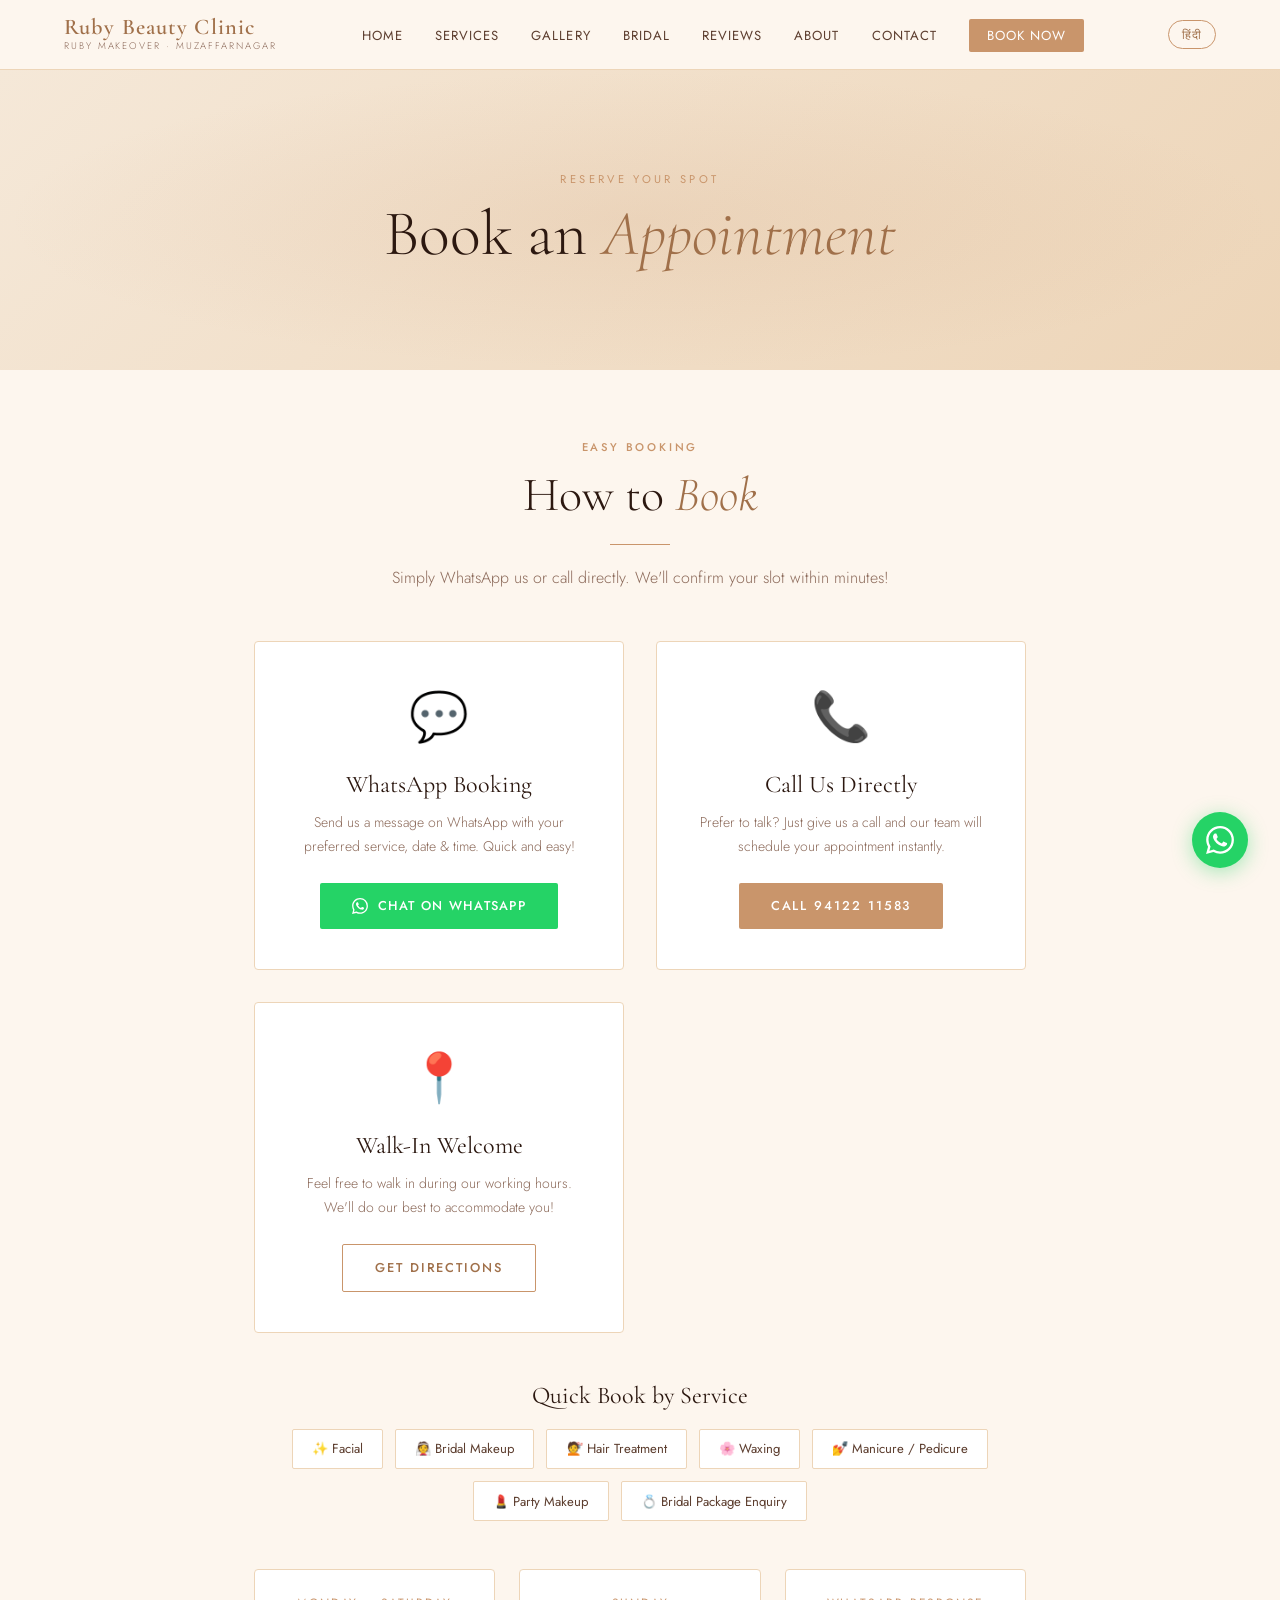
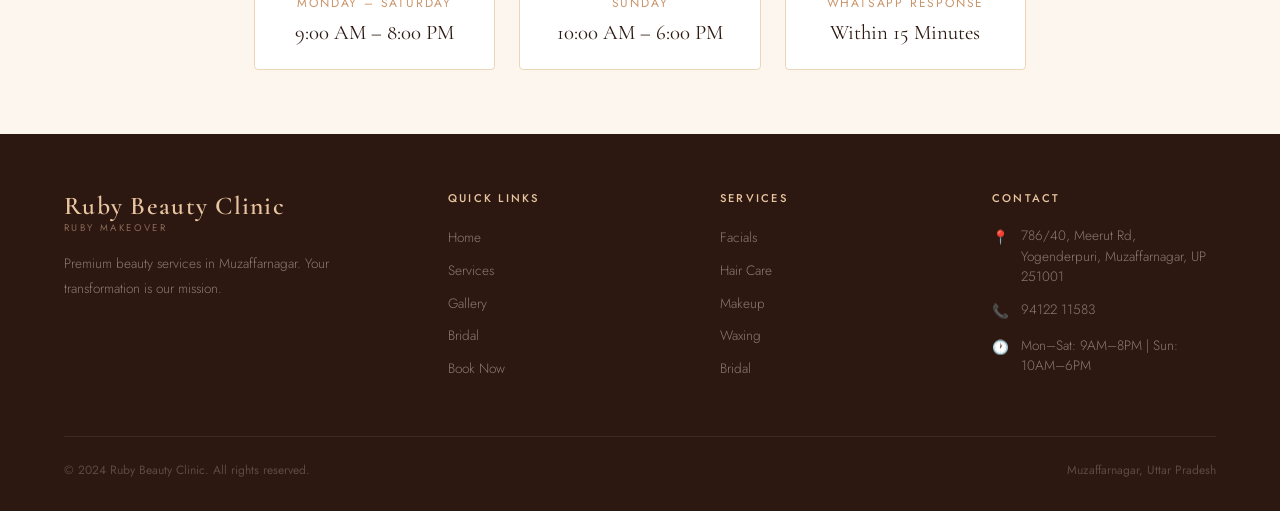
<file: booking.html>
<!DOCTYPE html>
<html lang="en">
<head>
  <meta charset="UTF-8"/>
  <meta name="viewport" content="width=device-width, initial-scale=1.0"/>
  <title>Book Appointment | Ruby Beauty Clinic</title>
  <link rel="stylesheet" href="css/style.css"/>
  <style>
    .booking-section { padding: 4rem 5%; max-width: 900px; margin: 0 auto; }
    .booking-intro { text-align: center; margin-bottom: 3rem; }
    .booking-intro p { font-size: 1rem; color: var(--text-light); font-weight: 300; line-height: 1.8; max-width: 600px; margin: 1rem auto 0; }
    .booking-options { display: grid; grid-template-columns: repeat(auto-fit, minmax(260px, 1fr)); gap: 2rem; margin-bottom: 3rem; }
    .booking-card { padding: 2.5rem; text-align: center; border-radius: 4px; background: var(--white); border: 1px solid var(--cream-deeper); transition: all 0.3s; }
    .booking-card:hover { transform: translateY(-5px); box-shadow: 0 15px 40px rgba(201,149,107,0.15); border-color: var(--rose-gold-light); }
    .booking-icon { font-size: 3rem; margin-bottom: 1.2rem; display: block; }
    .booking-card h3 { font-family: 'Cormorant Garamond', serif; font-size: 1.5rem; font-weight: 400; color: var(--text-dark); margin-bottom: 0.75rem; }
    .booking-card p { font-size: 0.875rem; color: var(--text-light); font-weight: 300; line-height: 1.7; margin-bottom: 1.5rem; }
    .wa-number { margin-top: 3rem; padding: 2.5rem; background: var(--cream-dark); border-radius: 4px; text-align: center; }
    .wa-number h3 { font-family: 'Cormorant Garamond', serif; font-size: 1.6rem; font-weight: 400; color: var(--text-dark); margin-bottom: 0.5rem; }
    .wa-number .phone { font-size: 1.8rem; font-weight: 600; color: var(--rose-gold-dark); letter-spacing: 0.05em; margin: 0.75rem 0; }
    .wa-number p { font-size: 0.875rem; color: var(--text-light); font-weight: 300; margin-bottom: 1.5rem; }
    .hours-box { margin-top: 3rem; display: grid; grid-template-columns: repeat(auto-fit, minmax(200px, 1fr)); gap: 1.5rem; }
    .hours-item { padding: 1.5rem; background: var(--white); border: 1px solid var(--cream-deeper); border-radius: 4px; text-align: center; }
    .hours-day { font-size: 0.75rem; letter-spacing: 0.15em; text-transform: uppercase; color: var(--rose-gold); margin-bottom: 0.5rem; }
    .hours-time { font-family: 'Cormorant Garamond', serif; font-size: 1.3rem; font-weight: 400; color: var(--text-dark); }
    .quick-messages { margin-top: 3rem; }
    .quick-messages h3 { font-family: 'Cormorant Garamond', serif; font-size: 1.5rem; font-weight: 400; color: var(--text-dark); margin-bottom: 1.2rem; text-align: center; }
    .quick-btns { display: flex; flex-wrap: wrap; gap: 0.75rem; justify-content: center; }
    .quick-btn { display: inline-block; padding: 0.6rem 1.2rem; border: 1px solid var(--cream-deeper); border-radius: 2px; font-size: 0.82rem; color: var(--text-mid); text-decoration: none; background: var(--white); transition: all 0.3s; cursor: pointer; }
    .quick-btn:hover { border-color: var(--rose-gold); color: var(--rose-gold-dark); background: var(--cream-dark); }
  </style>
</head>
<body>

  <nav class="navbar">
    <a href="index.html" class="nav-logo">
      <span class="logo-main">Ruby Beauty Clinic</span>
      <span class="logo-sub">Ruby Makeover · Muzaffarnagar</span>
    </a>
    <ul class="nav-links">
      <li><a href="index.html" data-t="nav_home">Home</a></li>
      <li><a href="services.html" data-t="nav_services">Services</a></li>
      <li><a href="gallery.html" data-t="nav_gallery">Gallery</a></li>
      <li><a href="bridal.html" data-t="nav_bridal">Bridal</a></li>
      <li><a href="testimonials.html" data-t="nav_reviews">Reviews</a></li>
      <li><a href="about.html" data-t="nav_about">About</a></li>
      <li><a href="contact.html" data-t="nav_contact">Contact</a></li>
      <li><a href="booking.html" class="nav-cta active">Book Now</a></li>
    </ul>
    <button class="lang-toggle" onclick="toggleLang()">हिंदी</button>
    <button class="hamburger"><span></span><span></span><span></span></button>
  </nav>

  <div class="page-hero">
    <div class="page-hero-content">
      <div class="page-hero-tag">Reserve Your Spot</div>
      <h1 class="page-hero-title">Book an <em>Appointment</em></h1>
    </div>
  </div>

  <div class="booking-section">
    <div class="booking-intro">
      <span class="section-tag">Easy Booking</span>
      <h2 class="section-title">How to <em>Book</em></h2>
      <div class="divider"></div>
      <p>Simply WhatsApp us or call directly. We'll confirm your slot within minutes!</p>
    </div>

    <div class="booking-options">
      <div class="booking-card">
        <span class="booking-icon">💬</span>
        <h3>WhatsApp Booking</h3>
        <p>Send us a message on WhatsApp with your preferred service, date & time. Quick and easy!</p>
        <a href="https://wa.me/919412211583?text=Hi%20Ruby%20Beauty%20Clinic!%20I%20would%20like%20to%20book%20an%20appointment." target="_blank" class="btn-whatsapp">
          <svg viewBox="0 0 24 24" width="16" height="16" fill="white"><path d="M17.472 14.382c-.297-.149-1.758-.867-2.03-.967-.273-.099-.471-.148-.67.15-.197.297-.767.966-.94 1.164-.173.199-.347.223-.644.075-.297-.15-1.255-.463-2.39-1.475-.883-.788-1.48-1.761-1.653-2.059-.173-.297-.018-.458.13-.606.134-.133.298-.347.446-.52.149-.174.198-.298.298-.497.099-.198.05-.371-.025-.52-.075-.149-.669-1.612-.916-2.207-.242-.579-.487-.5-.669-.51-.173-.008-.371-.01-.57-.01-.198 0-.52.074-.792.372-.272.297-1.04 1.016-1.04 2.479 0 1.462 1.065 2.875 1.213 3.074.149.198 2.096 3.2 5.077 4.487.709.306 1.262.489 1.694.625.712.227 1.36.195 1.871.118.571-.085 1.758-.719 2.006-1.413.248-.694.248-1.289.173-1.413-.074-.124-.272-.198-.57-.347m-5.421 7.403h-.004a9.87 9.87 0 01-5.031-1.378l-.361-.214-3.741.982.998-3.648-.235-.374a9.86 9.86 0 01-1.51-5.26c.001-5.45 4.436-9.884 9.888-9.884 2.64 0 5.122 1.03 6.988 2.898a9.825 9.825 0 012.893 6.994c-.003 5.45-4.437 9.884-9.885 9.884m8.413-18.297A11.815 11.815 0 0012.05 0C5.495 0 .16 5.335.157 11.892c0 2.096.547 4.142 1.588 5.945L.057 24l6.305-1.654a11.882 11.882 0 005.683 1.448h.005c6.554 0 11.89-5.335 11.893-11.893a11.821 11.821 0 00-3.48-8.413z"/></svg>
          Chat on WhatsApp
        </a>
      </div>
      <div class="booking-card">
        <span class="booking-icon">📞</span>
        <h3>Call Us Directly</h3>
        <p>Prefer to talk? Just give us a call and our team will schedule your appointment instantly.</p>
        <a href="tel:+919412211583" class="btn-primary">Call 94122 11583</a>
      </div>
      <div class="booking-card">
        <span class="booking-icon">📍</span>
        <h3>Walk-In Welcome</h3>
        <p>Feel free to walk in during our working hours. We'll do our best to accommodate you!</p>
        <a href="contact.html" class="btn-outline">Get Directions</a>
      </div>
    </div>

    <!-- Quick WhatsApp Messages -->
    <div class="quick-messages">
      <h3>Quick Book by Service</h3>
      <div class="quick-btns">
        <a class="quick-btn" href="https://wa.me/919412211583?text=Hi!%20I%20want%20to%20book%20a%20Facial%20appointment." target="_blank">✨ Facial</a>
        <a class="quick-btn" href="https://wa.me/919412211583?text=Hi!%20I%20want%20to%20book%20a%20Bridal%20Makeup%20appointment." target="_blank">👰 Bridal Makeup</a>
        <a class="quick-btn" href="https://wa.me/919412211583?text=Hi!%20I%20want%20to%20book%20a%20Hair%20Treatment%20appointment." target="_blank">💇 Hair Treatment</a>
        <a class="quick-btn" href="https://wa.me/919412211583?text=Hi!%20I%20want%20to%20book%20a%20Waxing%20appointment." target="_blank">🌸 Waxing</a>
        <a class="quick-btn" href="https://wa.me/919412211583?text=Hi!%20I%20want%20to%20book%20a%20Manicure%20or%20Pedicure%20appointment." target="_blank">💅 Manicure / Pedicure</a>
        <a class="quick-btn" href="https://wa.me/919412211583?text=Hi!%20I%20want%20to%20book%20a%20Party%20Makeup%20appointment." target="_blank">💄 Party Makeup</a>
        <a class="quick-btn" href="https://wa.me/919412211583?text=Hi!%20I%20want%20to%20enquire%20about%20Bridal%20Packages." target="_blank">💍 Bridal Package Enquiry</a>
      </div>
    </div>

    <!-- Timing -->
    <div class="hours-box">
      <div class="hours-item">
        <div class="hours-day">Monday – Saturday</div>
        <div class="hours-time">9:00 AM – 8:00 PM</div>
      </div>
      <div class="hours-item">
        <div class="hours-day">Sunday</div>
        <div class="hours-time">10:00 AM – 6:00 PM</div>
      </div>
      <div class="hours-item">
        <div class="hours-day">WhatsApp Response</div>
        <div class="hours-time">Within 15 Minutes</div>
      </div>
    </div>
  </div>

  <footer>
    <div class="footer-grid">
      <div class="footer-logo">
        <div class="logo-main">Ruby Beauty Clinic</div>
        <span class="logo-sub">Ruby Makeover</span>
        <p class="footer-desc">Premium beauty services in Muzaffarnagar. Your transformation is our mission.</p>
      </div>
      <div>
        <div class="footer-heading">Quick Links</div>
        <ul class="footer-links">
          <li><a href="index.html" data-t="nav_home">Home</a></li>
          <li><a href="services.html" data-t="nav_services">Services</a></li>
          <li><a href="gallery.html" data-t="nav_gallery">Gallery</a></li>
          <li><a href="bridal.html" data-t="nav_bridal">Bridal</a></li>
          <li><a href="booking.html">Book Now</a></li>
        </ul>
      </div>
      <div>
        <div class="footer-heading">Services</div>
        <ul class="footer-links">
          <li><a href="services.html">Facials</a></li>
          <li><a href="services.html">Hair Care</a></li>
          <li><a href="services.html">Makeup</a></li>
          <li><a href="services.html">Waxing</a></li>
          <li><a href="bridal.html" data-t="nav_bridal">Bridal</a></li>
        </ul>
      </div>
      <div>
        <div class="footer-heading">Contact</div>
        <div class="footer-contact-item"><span class="icon">📍</span><span>786/40, Meerut Rd, Yogenderpuri, Muzaffarnagar, UP 251001</span></div>
        <div class="footer-contact-item"><span class="icon">📞</span><span>94122 11583</span></div>
        <div class="footer-contact-item"><span class="icon">🕐</span><span>Mon–Sat: 9AM–8PM | Sun: 10AM–6PM</span></div>
      </div>
    </div>
    <div class="footer-bottom">
      <span>© 2024 Ruby Beauty Clinic. All rights reserved.</span>
      <span>Muzaffarnagar, Uttar Pradesh</span>
    </div>
  </footer>

  <a href="https://wa.me/919412211583" class="whatsapp-float" target="_blank" aria-label="WhatsApp">
    <svg viewBox="0 0 24 24"><path d="M17.472 14.382c-.297-.149-1.758-.867-2.03-.967-.273-.099-.471-.148-.67.15-.197.297-.767.966-.94 1.164-.173.199-.347.223-.644.075-.297-.15-1.255-.463-2.39-1.475-.883-.788-1.48-1.761-1.653-2.059-.173-.297-.018-.458.13-.606.134-.133.298-.347.446-.52.149-.174.198-.298.298-.497.099-.198.05-.371-.025-.52-.075-.149-.669-1.612-.916-2.207-.242-.579-.487-.5-.669-.51-.173-.008-.371-.01-.57-.01-.198 0-.52.074-.792.372-.272.297-1.04 1.016-1.04 2.479 0 1.462 1.065 2.875 1.213 3.074.149.198 2.096 3.2 5.077 4.487.709.306 1.262.489 1.694.625.712.227 1.36.195 1.871.118.571-.085 1.758-.719 2.006-1.413.248-.694.248-1.289.173-1.413-.074-.124-.272-.198-.57-.347m-5.421 7.403h-.004a9.87 9.87 0 01-5.031-1.378l-.361-.214-3.741.982.998-3.648-.235-.374a9.86 9.86 0 01-1.51-5.26c.001-5.45 4.436-9.884 9.888-9.884 2.64 0 5.122 1.03 6.988 2.898a9.825 9.825 0 012.893 6.994c-.003 5.45-4.437 9.884-9.885 9.884m8.413-18.297A11.815 11.815 0 0012.05 0C5.495 0 .16 5.335.157 11.892c0 2.096.547 4.142 1.588 5.945L.057 24l6.305-1.654a11.882 11.882 0 005.683 1.448h.005c6.554 0 11.89-5.335 11.893-11.893a11.821 11.821 0 00-3.48-8.413z"/></svg>
  </a>
  <script src="js/lang.js"></script>
  <script src="js/config.js"></script>
  <script src="js/main.js"></script>
</body>
</html>
</file>
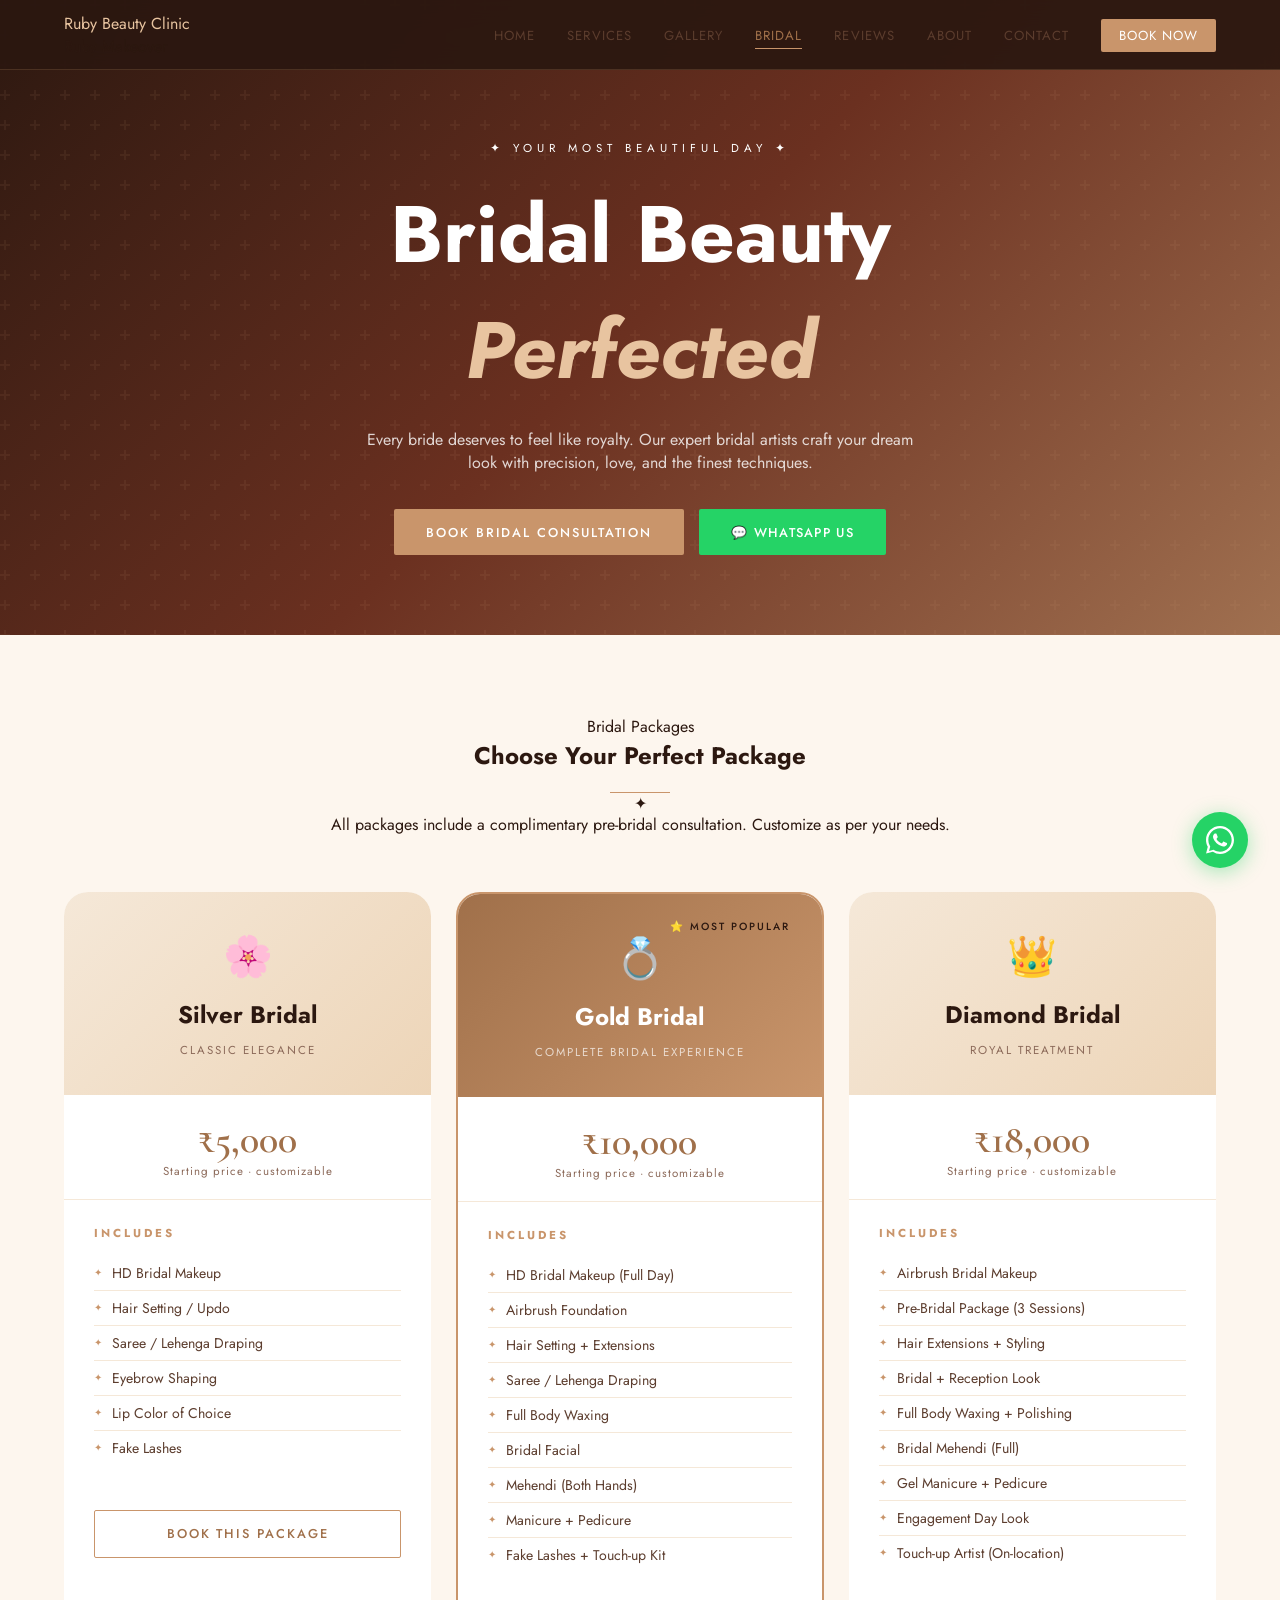
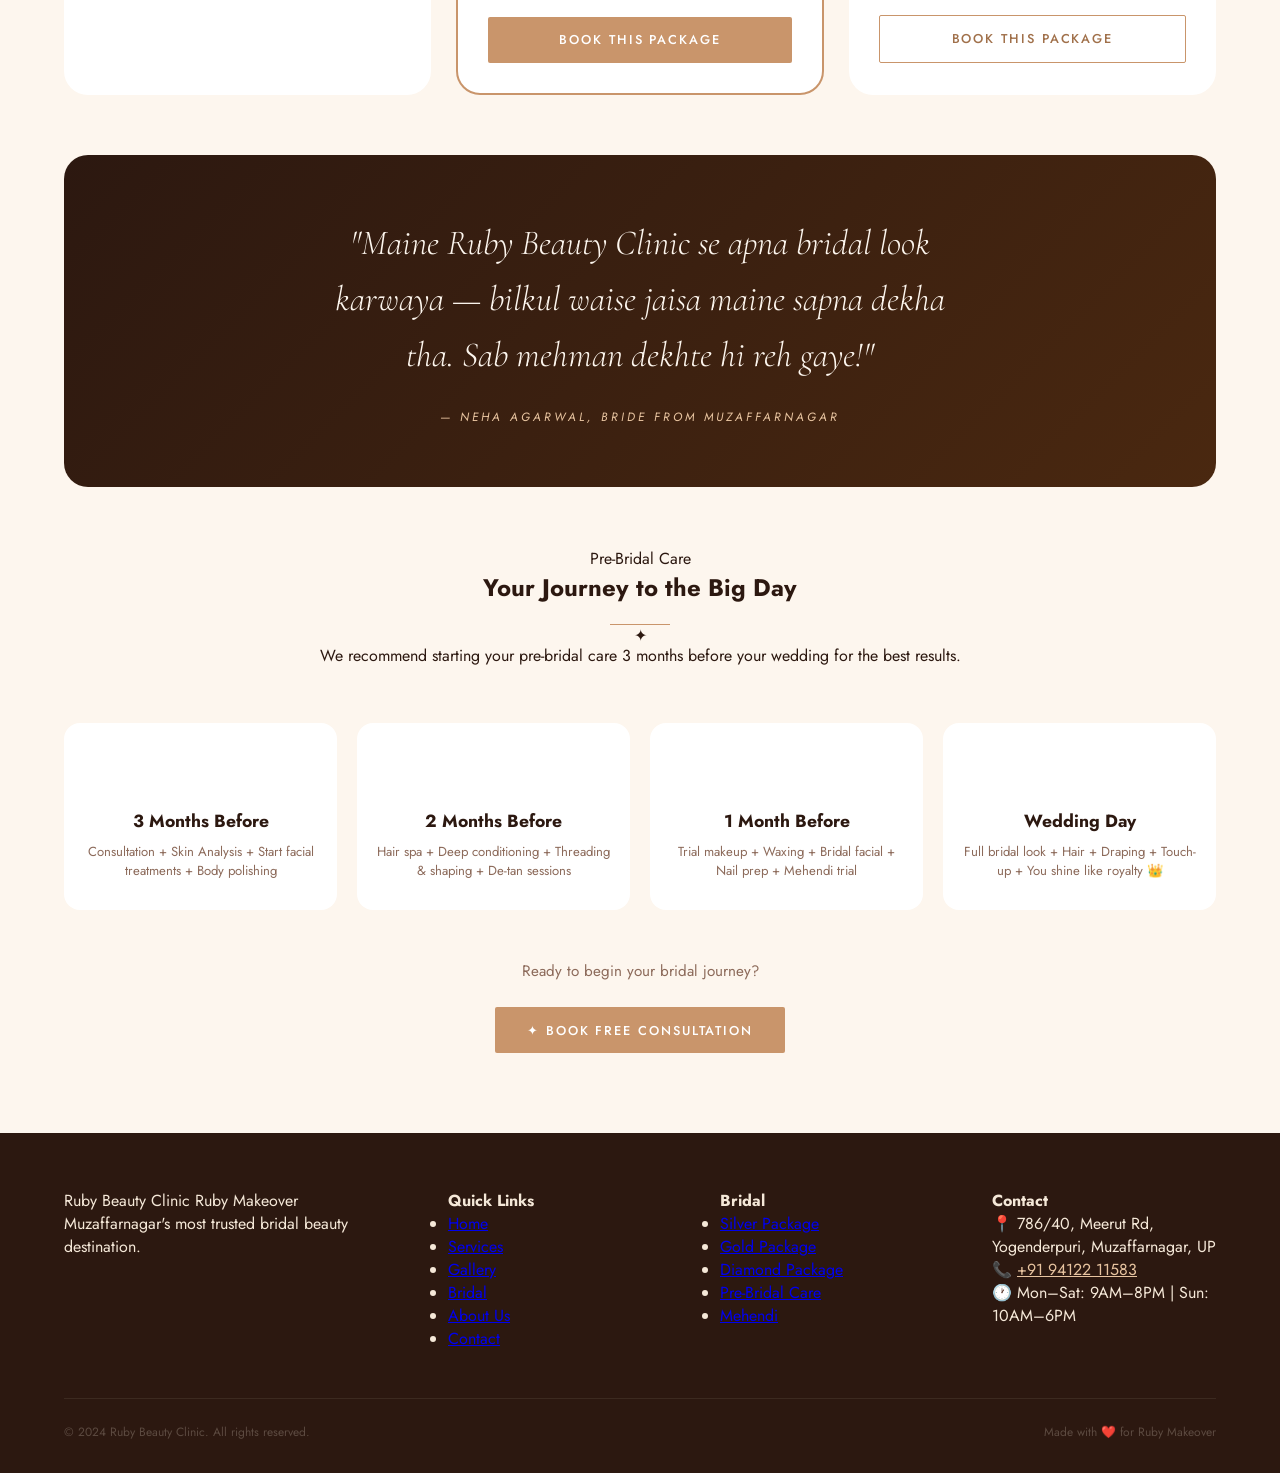
<file: bridal.html>
<!DOCTYPE html>
<html lang="en">
<head>
  <meta charset="UTF-8"/>
  <meta name="viewport" content="width=device-width, initial-scale=1.0"/>
  <title>Bridal Packages | Ruby Beauty Clinic — Muzaffarnagar</title>
  <meta name="description" content="Complete bridal packages at Ruby Beauty Clinic Muzaffarnagar — HD makeup, airbrush, pre-bridal treatments, mehendi and more."/>
  <link rel="stylesheet" href="css/style.css"/>
  <style>
    .bridal-hero {
      min-height: 60vh;
      display: flex;
      align-items: center;
      justify-content: center;
      text-align: center;
      padding: 140px 5% 80px;
      background: linear-gradient(135deg, #2C1810 0%, #6B3020 50%, #A07050 100%);
      color: var(--white);
      position: relative;
      overflow: hidden;
    }

    .bridal-hero::before {
      content: '';
      position: absolute;
      inset: 0;
      background: url("data:image/svg+xml,%3Csvg width='60' height='60' viewBox='0 0 60 60' xmlns='http://www.w3.org/2000/svg'%3E%3Cg fill='none' fill-rule='evenodd'%3E%3Cg fill='%23C9956C' fill-opacity='0.08'%3E%3Cpath d='M36 34v-4h-2v4h-4v2h4v4h2v-4h4v-2h-4zm0-30V0h-2v4h-4v2h4v4h2V6h4V4h-4zM6 34v-4H4v4H0v2h4v4h2v-4h4v-2H6zM6 4V0H4v4H0v2h4v4h2V6h4V4H6z'/%3E%3C/g%3E%3C/g%3E%3C/svg%3E");
    }

    .bridal-hero-content {
      position: relative;
      z-index: 2;
    }

    .bridal-hero .overline {
      display: block;
      font-size: 0.72rem;
      letter-spacing: 5px;
      text-transform: uppercase;
      color: var(--gold-light);
      margin-bottom: 20px;
    }

    .bridal-hero h1 {
      font-size: clamp(3rem, 7vw, 5rem);
      color: var(--white);
      margin-bottom: 20px;
    }

    .bridal-hero h1 em {
      color: var(--rose-gold-light);
      font-style: italic;
    }

    .bridal-hero p {
      opacity: 0.8;
      max-width: 550px;
      margin: 0 auto 35px;
      font-size: 1rem;
    }

    /* PACKAGES */
    .packages-grid {
      display: grid;
      grid-template-columns: repeat(3, 1fr);
      gap: 25px;
      margin-bottom: 60px;
    }

    .package-card {
      background: var(--white);
      border-radius: 24px;
      overflow: hidden;
      box-shadow: 0 4px 25px var(--shadow);
      transition: all 0.3s ease;
      position: relative;
    }

    .package-card:hover {
      transform: translateY(-8px);
      box-shadow: 0 20px 50px var(--shadow-deep);
    }

    .package-card.featured {
      border: 2px solid var(--rose-gold);
    }

    .package-card.featured .package-header {
      background: linear-gradient(135deg, var(--rose-gold-dark), var(--rose-gold));
    }

    .featured-badge {
      position: absolute;
      top: 20px;
      right: 20px;
      background: var(--gold);
      color: var(--text-dark);
      font-size: 0.65rem;
      letter-spacing: 2px;
      padding: 5px 12px;
      border-radius: 20px;
      font-weight: 500;
      text-transform: uppercase;
    }

    .package-header {
      background: linear-gradient(135deg, var(--cream-dark), var(--cream-deeper));
      padding: 35px 30px;
      text-align: center;
    }

    .package-header .pkg-icon {
      font-size: 2.5rem;
      display: block;
      margin-bottom: 12px;
    }

    .package-header h3 {
      font-size: 1.5rem;
      color: var(--text-dark);
      margin-bottom: 5px;
    }

    .package-card.featured .package-header h3 {
      color: var(--white);
    }

    .package-header .pkg-sub {
      font-size: 0.72rem;
      letter-spacing: 2px;
      text-transform: uppercase;
      color: var(--text-light);
    }

    .package-card.featured .package-header .pkg-sub {
      color: rgba(255,255,255,0.7);
    }

    .package-price {
      text-align: center;
      padding: 20px;
      border-bottom: 1px solid var(--cream-dark);
    }

    .package-price .price {
      font-family: 'Cormorant Garamond', serif;
      font-size: 2.5rem;
      color: var(--rose-gold-dark);
      font-weight: 600;
    }

    .package-price .price-note {
      font-size: 0.72rem;
      color: var(--text-light);
      letter-spacing: 1px;
    }

    .package-includes {
      padding: 25px 30px;
    }

    .package-includes h4 {
      font-size: 0.72rem;
      letter-spacing: 3px;
      text-transform: uppercase;
      color: var(--rose-gold);
      margin-bottom: 15px;
    }

    .package-includes ul {
      list-style: none;
    }

    .package-includes ul li {
      font-size: 0.88rem;
      color: var(--text-mid);
      padding: 7px 0;
      border-bottom: 1px solid var(--cream-dark);
      display: flex;
      align-items: center;
      gap: 10px;
    }

    .package-includes ul li:last-child {
      border-bottom: none;
    }

    .package-includes ul li::before {
      content: '✦';
      color: var(--rose-gold);
      font-size: 0.6rem;
      flex-shrink: 0;
    }

    .package-cta {
      padding: 20px 30px 30px;
      text-align: center;
    }

    .package-cta .btn {
      width: 100%;
      justify-content: center;
    }

    /* PRE BRIDAL */
    .prebridal-grid {
      display: grid;
      grid-template-columns: repeat(4, 1fr);
      gap: 20px;
    }

    .prebridal-card {
      background: var(--white);
      border-radius: 16px;
      padding: 30px 20px;
      text-align: center;
      box-shadow: 0 4px 15px var(--shadow);
      transition: all 0.3s ease;
    }

    .prebridal-card:hover {
      transform: translateY(-5px);
    }

    .prebridal-card .step-num {
      width: 40px;
      height: 40px;
      background: linear-gradient(135deg, var(--rose-gold), var(--gold));
      border-radius: 50%;
      display: flex;
      align-items: center;
      justify-content: center;
      color: var(--white);
      font-family: 'Cormorant Garamond', serif;
      font-size: 1.2rem;
      margin: 0 auto 15px;
    }

    .prebridal-card h3 {
      font-size: 1.1rem;
      color: var(--text-dark);
      margin-bottom: 8px;
    }

    .prebridal-card p {
      font-size: 0.82rem;
      color: var(--text-light);
    }

    .bridal-quote {
      background: linear-gradient(135deg, var(--text-dark), #4A2810);
      border-radius: 24px;
      padding: 60px;
      text-align: center;
      color: var(--white);
      margin: 60px 0;
    }

    .bridal-quote blockquote {
      font-family: 'Cormorant Garamond', serif;
      font-size: clamp(1.5rem, 3vw, 2.2rem);
      font-style: italic;
      font-weight: 300;
      max-width: 650px;
      margin: 0 auto 20px;
      line-height: 1.6;
      color: var(--cream);
    }

    .bridal-quote cite {
      font-size: 0.75rem;
      letter-spacing: 3px;
      text-transform: uppercase;
      color: var(--rose-gold-light);
    }

    @media (max-width: 992px) {
      .packages-grid { grid-template-columns: 1fr; max-width: 480px; margin: 0 auto 60px; }
      .prebridal-grid { grid-template-columns: repeat(2, 1fr); }
    }

    @media (max-width: 500px) {
      .prebridal-grid { grid-template-columns: 1fr; }
      .bridal-quote { padding: 40px 20px; }
    }
  </style>
</head>
<body>

  <nav class="navbar" style="background:rgba(44,24,16,0.95); border-bottom-color:rgba(201,149,108,0.2);">
    <div class="nav-logo">
      <span class="brand" style="color:var(--rose-gold-light);">Ruby Beauty Clinic</span>
      <span class="tagline-small">Ruby Makeover</span>
    </div>
    <ul class="nav-links">
      <li><a href="index.html" data-t="nav_home">Home</a></li>
      <li><a href="services.html" data-t="nav_services">Services</a></li>
      <li><a href="gallery.html" data-t="nav_gallery">Gallery</a></li>
      <li><a href="bridal.html" class="active">Bridal</a></li>
      <li><a href="testimonials.html" data-t="nav_reviews">Reviews</a></li>
      <li><a href="about.html" data-t="nav_about">About</a></li>
      <li><a href="contact.html" data-t="nav_contact">Contact</a></li>
      <li><a href="booking.html" class="nav-cta" data-t="nav_book">Book Now</a></li>
    </ul>
    <div class="hamburger"><span style="background:var(--cream);"></span><span style="background:var(--cream);"></span><span style="background:var(--cream);"></span></div>
  </nav>

  <!-- BRIDAL HERO -->
  <section class="bridal-hero">
    <div class="bridal-hero-content">
      <span class="overline">✦ Your Most Beautiful Day ✦</span>
      <h1>Bridal Beauty<br/><em>Perfected</em></h1>
      <p>Every bride deserves to feel like royalty. Our expert bridal artists craft your dream look with precision, love, and the finest techniques.</p>
      <div style="display:flex;gap:15px;justify-content:center;flex-wrap:wrap;">
        <a href="booking.html" class="btn btn-primary">Book Bridal Consultation</a>
        <a href="https://wa.me/919412211583" target="_blank" class="btn btn-whatsapp">💬 WhatsApp Us</a>
      </div>
    </div>
  </section>

  <!-- PACKAGES -->
  <section class="section">
    <div class="section-header fade-up">
      <span class="overline">Bridal Packages</span>
      <h2>Choose Your Perfect Package</h2>
      <div class="divider"><span>✦</span></div>
      <p>All packages include a complimentary pre-bridal consultation. Customize as per your needs.</p>
    </div>

    <div class="packages-grid">
      <!-- SILVER -->
      <div class="package-card fade-up">
        <div class="package-header">
          <span class="pkg-icon">🌸</span>
          <h3>Silver Bridal</h3>
          <span class="pkg-sub">Classic Elegance</span>
        </div>
        <div class="package-price">
          <div class="price">₹5,000</div>
          <div class="price-note">Starting price · customizable</div>
        </div>
        <div class="package-includes">
          <h4>Includes</h4>
          <ul>
            <li>HD Bridal Makeup</li>
            <li>Hair Setting / Updo</li>
            <li>Saree / Lehenga Draping</li>
            <li>Eyebrow Shaping</li>
            <li>Lip Color of Choice</li>
            <li>Fake Lashes</li>
          </ul>
        </div>
        <div class="package-cta">
          <a href="https://wa.me/919412211583?text=Hello! I am interested in the Silver Bridal Package." target="_blank" class="btn btn-outline">Book This Package</a>
        </div>
      </div>

      <!-- GOLD — FEATURED -->
      <div class="package-card featured fade-up">
        <span class="featured-badge">⭐ Most Popular</span>
        <div class="package-header">
          <span class="pkg-icon">💍</span>
          <h3>Gold Bridal</h3>
          <span class="pkg-sub">Complete Bridal Experience</span>
        </div>
        <div class="package-price">
          <div class="price">₹10,000</div>
          <div class="price-note">Starting price · customizable</div>
        </div>
        <div class="package-includes">
          <h4>Includes</h4>
          <ul>
            <li>HD Bridal Makeup (Full Day)</li>
            <li>Airbrush Foundation</li>
            <li>Hair Setting + Extensions</li>
            <li>Saree / Lehenga Draping</li>
            <li>Full Body Waxing</li>
            <li>Bridal Facial</li>
            <li>Mehendi (Both Hands)</li>
            <li>Manicure + Pedicure</li>
            <li>Fake Lashes + Touch-up Kit</li>
          </ul>
        </div>
        <div class="package-cta">
          <a href="https://wa.me/919412211583?text=Hello! I am interested in the Gold Bridal Package." target="_blank" class="btn btn-primary">Book This Package</a>
        </div>
      </div>

      <!-- DIAMOND -->
      <div class="package-card fade-up">
        <div class="package-header">
          <span class="pkg-icon">👑</span>
          <h3>Diamond Bridal</h3>
          <span class="pkg-sub">Royal Treatment</span>
        </div>
        <div class="package-price">
          <div class="price">₹18,000</div>
          <div class="price-note">Starting price · customizable</div>
        </div>
        <div class="package-includes">
          <h4>Includes</h4>
          <ul>
            <li>Airbrush Bridal Makeup</li>
            <li>Pre-Bridal Package (3 Sessions)</li>
            <li>Hair Extensions + Styling</li>
            <li>Bridal + Reception Look</li>
            <li>Full Body Waxing + Polishing</li>
            <li>Bridal Mehendi (Full)</li>
            <li>Gel Manicure + Pedicure</li>
            <li>Engagement Day Look</li>
            <li>Touch-up Artist (On-location)</li>
          </ul>
        </div>
        <div class="package-cta">
          <a href="https://wa.me/919412211583?text=Hello! I am interested in the Diamond Bridal Package." target="_blank" class="btn btn-outline">Book This Package</a>
        </div>
      </div>
    </div>

    <!-- QUOTE -->
    <div class="bridal-quote fade-up">
      <blockquote>"Maine Ruby Beauty Clinic se apna bridal look karwaya — bilkul waise jaisa maine sapna dekha tha. Sab mehman dekhte hi reh gaye!"</blockquote>
      <cite>— Neha Agarwal, Bride from Muzaffarnagar</cite>
    </div>

    <!-- PRE BRIDAL -->
    <div class="section-header fade-up">
      <span class="overline">Pre-Bridal Care</span>
      <h2>Your Journey to the Big Day</h2>
      <div class="divider"><span>✦</span></div>
      <p>We recommend starting your pre-bridal care 3 months before your wedding for the best results.</p>
    </div>

    <div class="prebridal-grid">
      <div class="prebridal-card fade-up">
        <div class="step-num">1</div>
        <h3>3 Months Before</h3>
        <p>Consultation + Skin Analysis + Start facial treatments + Body polishing</p>
      </div>
      <div class="prebridal-card fade-up">
        <div class="step-num">2</div>
        <h3>2 Months Before</h3>
        <p>Hair spa + Deep conditioning + Threading & shaping + De-tan sessions</p>
      </div>
      <div class="prebridal-card fade-up">
        <div class="step-num">3</div>
        <h3>1 Month Before</h3>
        <p>Trial makeup + Waxing + Bridal facial + Nail prep + Mehendi trial</p>
      </div>
      <div class="prebridal-card fade-up">
        <div class="step-num">4</div>
        <h3>Wedding Day</h3>
        <p>Full bridal look + Hair + Draping + Touch-up + You shine like royalty 👑</p>
      </div>
    </div>

    <div style="text-align:center; margin-top:50px;" class="fade-up">
      <p style="color:var(--text-light); margin-bottom:25px; font-size:0.95rem;">Ready to begin your bridal journey?</p>
      <a href="https://wa.me/919412211583?text=Hello! I want to book a bridal consultation at Ruby Beauty Clinic." target="_blank" class="btn btn-primary">✦ Book Free Consultation</a>
    </div>
  </section>

  <footer>
    <div class="footer-grid">
      <div class="footer-brand">
        <span class="brand">Ruby Beauty Clinic</span>
        <span class="sub">Ruby Makeover</span>
        <p>Muzaffarnagar's most trusted bridal beauty destination.</p>
      </div>
      <div class="footer-col">
        <h4>Quick Links</h4>
        <ul>
          <li><a href="index.html" data-t="nav_home">Home</a></li>
          <li><a href="services.html" data-t="nav_services">Services</a></li>
          <li><a href="gallery.html" data-t="nav_gallery">Gallery</a></li>
          <li><a href="bridal.html" data-t="nav_bridal">Bridal</a></li>
          <li><a href="about.html">About Us</a></li>
          <li><a href="contact.html" data-t="nav_contact">Contact</a></li>
        </ul>
      </div>
      <div class="footer-col">
        <h4>Bridal</h4>
        <ul>
          <li><a href="bridal.html">Silver Package</a></li>
          <li><a href="bridal.html">Gold Package</a></li>
          <li><a href="bridal.html">Diamond Package</a></li>
          <li><a href="bridal.html">Pre-Bridal Care</a></li>
          <li><a href="bridal.html">Mehendi</a></li>
        </ul>
      </div>
      <div class="footer-col footer-contact">
        <h4>Contact</h4>
        <p><span>📍</span> 786/40, Meerut Rd, Yogenderpuri, Muzaffarnagar, UP</p>
        <p><span>📞</span> <a href="tel:+919412211583" style="color:var(--rose-gold-light);">+91 94122 11583</a></p>
        <p><span>🕐</span> Mon–Sat: 9AM–8PM | Sun: 10AM–6PM</p>
      </div>
    </div>
    <div class="footer-bottom">
      <p>© 2024 Ruby Beauty Clinic. All rights reserved.</p>
      <p>Made with ❤️ for Ruby Makeover</p>
    </div>
  </footer>

  <a href="https://wa.me/919412211583" target="_blank" class="whatsapp-float">
    <svg viewBox="0 0 24 24"><path d="M17.472 14.382c-.297-.149-1.758-.867-2.03-.967-.273-.099-.471-.148-.67.15-.197.297-.767.966-.94 1.164-.173.199-.347.223-.644.075-.297-.15-1.255-.463-2.39-1.475-.883-.788-1.48-1.761-1.653-2.059-.173-.297-.018-.458.13-.606.134-.133.298-.347.446-.52.149-.174.198-.298.298-.497.099-.198.05-.371-.025-.52-.075-.149-.669-1.612-.916-2.207-.242-.579-.487-.5-.669-.51-.173-.008-.371-.01-.57-.01-.198 0-.52.074-.792.372-.272.297-1.04 1.016-1.04 2.479 0 1.462 1.065 2.875 1.213 3.074.149.198 2.096 3.2 5.077 4.487.709.306 1.262.489 1.694.625.712.227 1.36.195 1.871.118.571-.085 1.758-.719 2.006-1.413.248-.694.248-1.289.173-1.413-.074-.124-.272-.198-.57-.347z"/><path d="M12 0C5.373 0 0 5.373 0 12c0 2.122.556 4.112 1.528 5.837L.057 23.5l5.806-1.523A11.952 11.952 0 0012 24c6.627 0 12-5.373 12-12S18.627 0 12 0zm0 22c-1.885 0-3.655-.516-5.18-1.415l-.371-.221-3.845 1.008 1.025-3.739-.242-.386A9.96 9.96 0 012 12C2 6.477 6.477 2 12 2s10 4.477 10 10-4.477 10-10 10z"/></svg>
  </a>
  <script src="js/lang.js"></script>
  <script src="js/config.js"></script>
  <script src="js/main.js"></script>
</body>
</html>
</file>
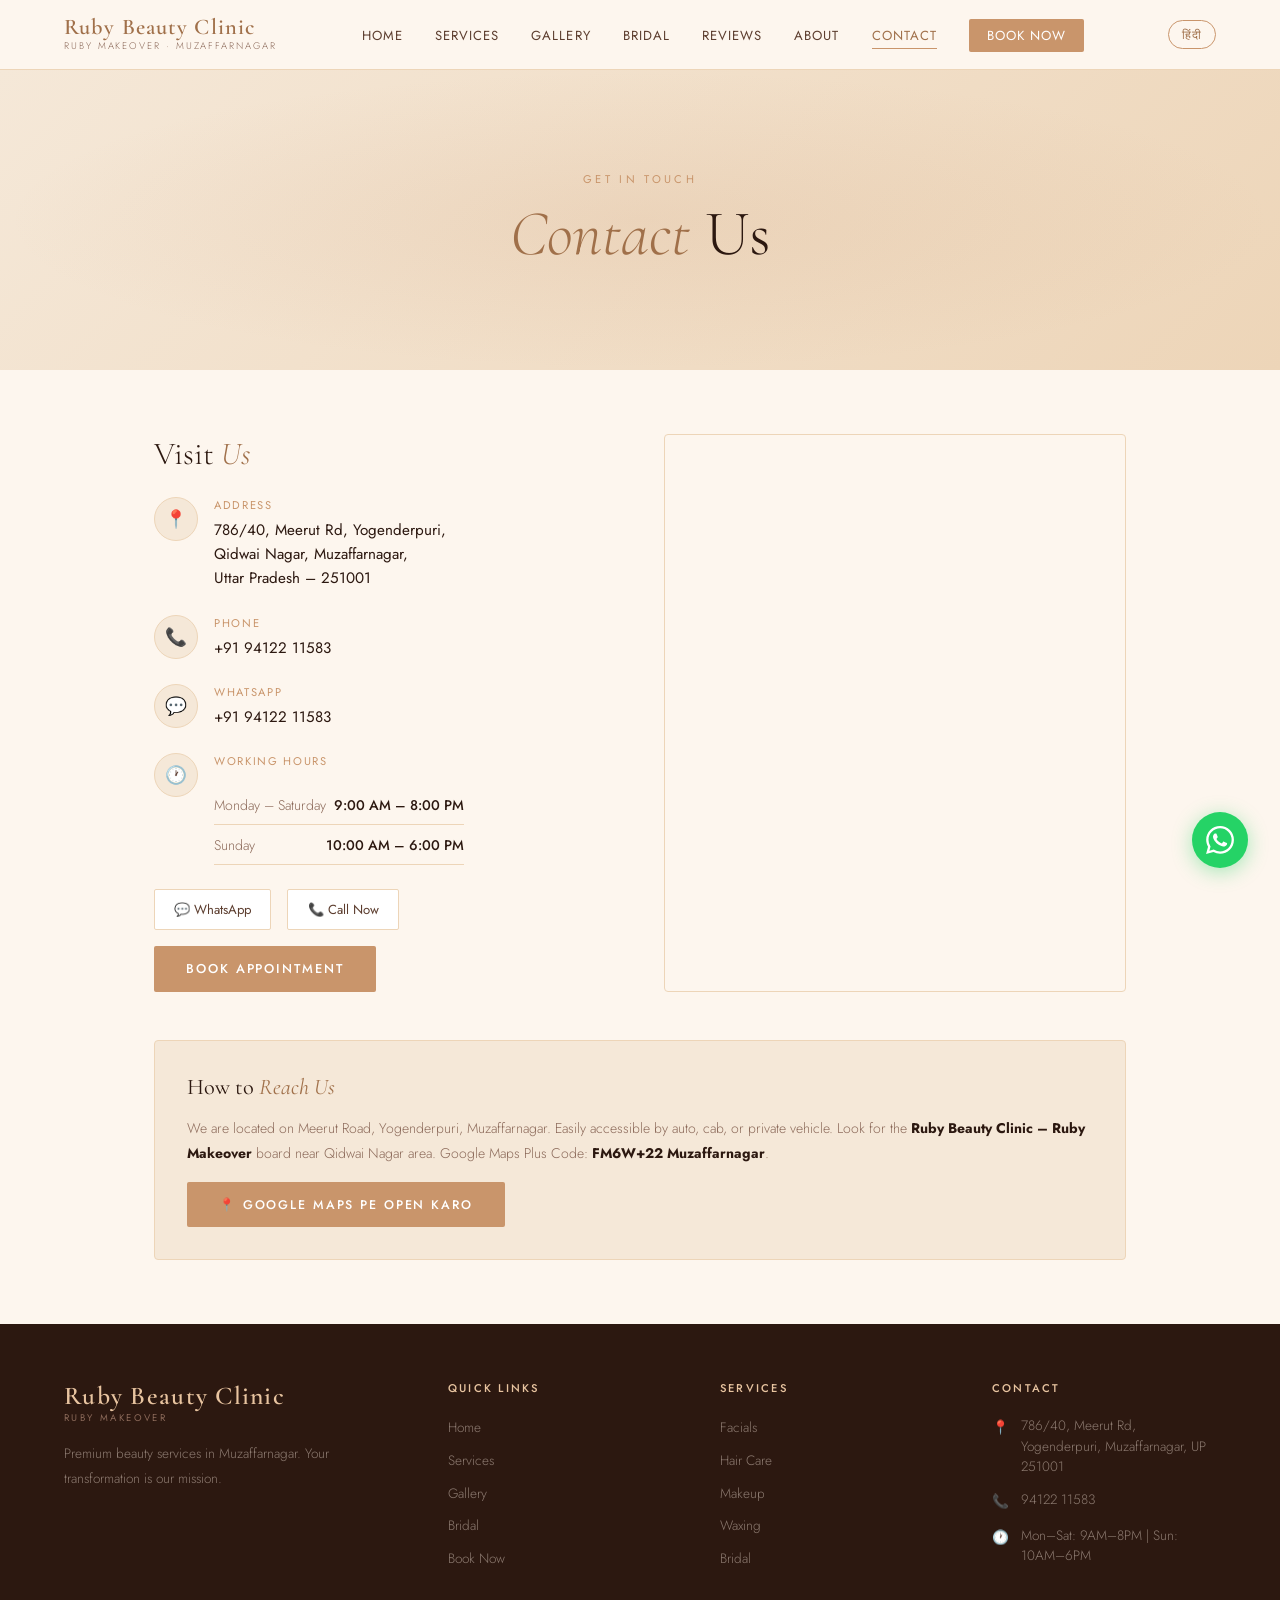
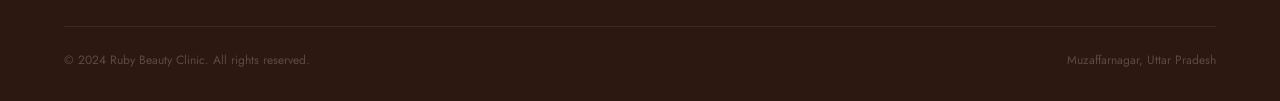
<file: contact.html>
<!DOCTYPE html>
<html lang="en">
<head>
  <meta charset="UTF-8"/>
  <meta name="viewport" content="width=device-width, initial-scale=1.0"/>
  <title>Contact Us | Ruby Beauty Clinic</title>
  <link rel="stylesheet" href="css/style.css"/>
  <style>
    .contact-section { padding: 4rem 5%; max-width: 1100px; margin: 0 auto; }
    .contact-grid { display: grid; grid-template-columns: 1fr 1fr; gap: 3rem; margin-bottom: 3rem; }
    @media(max-width:768px){ .contact-grid { grid-template-columns: 1fr; } }
    .contact-info h2 { font-family: 'Cormorant Garamond', serif; font-size: 2rem; font-weight: 300; color: var(--text-dark); margin-bottom: 1.5rem; }
    .contact-info h2 em { font-style: italic; color: var(--rose-gold-dark); }
    .info-item { display: flex; gap: 1rem; margin-bottom: 1.5rem; align-items: flex-start; }
    .info-icon { width: 44px; height: 44px; background: var(--cream-dark); border: 1px solid var(--cream-deeper); border-radius: 50%; display: flex; align-items: center; justify-content: center; font-size: 1.1rem; flex-shrink: 0; }
    .info-label { font-size: 0.7rem; letter-spacing: 0.15em; text-transform: uppercase; color: var(--rose-gold); margin-bottom: 0.3rem; }
    .info-value { font-size: 0.95rem; color: var(--text-dark); font-weight: 400; line-height: 1.6; }
    .info-value a { color: var(--text-dark); text-decoration: none; }
    .info-value a:hover { color: var(--rose-gold-dark); }
    .hours-table { width: 100%; border-collapse: collapse; margin-top: 1rem; }
    .hours-table tr { border-bottom: 1px solid var(--cream-deeper); }
    .hours-table td { padding: 0.6rem 0; font-size: 0.875rem; }
    .hours-table td:first-child { color: var(--text-light); font-weight: 300; }
    .hours-table td:last-child { color: var(--text-dark); font-weight: 500; text-align: right; }
    .map-container { border-radius: 4px; overflow: hidden; border: 1px solid var(--cream-deeper); height: 100%; min-height: 400px; }
    .map-container iframe { width: 100%; height: 100%; min-height: 400px; border: none; display: block; }
    .social-row { display: flex; gap: 1rem; margin-top: 1.5rem; flex-wrap: wrap; }
    .social-btn { display: inline-flex; align-items: center; gap: 0.5rem; padding: 0.6rem 1.2rem; border: 1px solid var(--cream-deeper); border-radius: 2px; text-decoration: none; color: var(--text-mid); font-size: 0.82rem; transition: all 0.3s; background: var(--white); }
    .social-btn:hover { border-color: var(--rose-gold); color: var(--rose-gold-dark); }
  </style>
</head>
<body>

  <nav class="navbar">
    <a href="index.html" class="nav-logo">
      <span class="logo-main">Ruby Beauty Clinic</span>
      <span class="logo-sub">Ruby Makeover · Muzaffarnagar</span>
    </a>
    <ul class="nav-links">
      <li><a href="index.html" data-t="nav_home">Home</a></li>
      <li><a href="services.html" data-t="nav_services">Services</a></li>
      <li><a href="gallery.html" data-t="nav_gallery">Gallery</a></li>
      <li><a href="bridal.html" data-t="nav_bridal">Bridal</a></li>
      <li><a href="testimonials.html" data-t="nav_reviews">Reviews</a></li>
      <li><a href="about.html" data-t="nav_about">About</a></li>
      <li><a href="contact.html" class="active">Contact</a></li>
      <li><a href="booking.html" class="nav-cta" data-t="nav_book">Book Now</a></li>
    </ul>
    <button class="lang-toggle" onclick="toggleLang()">हिंदी</button>
    <button class="hamburger"><span></span><span></span><span></span></button>
  </nav>

  <div class="page-hero">
    <div class="page-hero-content">
      <div class="page-hero-tag">Get in Touch</div>
      <h1 class="page-hero-title"><em>Contact</em> Us</h1>
    </div>
  </div>

  <div class="contact-section">
    <div class="contact-grid">
      <div class="contact-info">
        <h2>Visit <em>Us</em></h2>

        <div class="info-item">
          <div class="info-icon">📍</div>
          <div>
            <div class="info-label">Address</div>
            <div class="info-value">786/40, Meerut Rd, Yogenderpuri,<br>Qidwai Nagar, Muzaffarnagar,<br>Uttar Pradesh – 251001</div>
          </div>
        </div>

        <div class="info-item">
          <div class="info-icon">📞</div>
          <div>
            <div class="info-label">Phone</div>
            <div class="info-value"><a href="tel:+919412211583">+91 94122 11583</a></div>
          </div>
        </div>

        <div class="info-item">
          <div class="info-icon">💬</div>
          <div>
            <div class="info-label">WhatsApp</div>
            <div class="info-value"><a href="https://wa.me/919412211583" target="_blank">+91 94122 11583</a></div>
          </div>
        </div>

        <div class="info-item">
          <div class="info-icon">🕐</div>
          <div>
            <div class="info-label">Working Hours</div>
            <table class="hours-table">
              <tr><td>Monday – Saturday</td><td>9:00 AM – 8:00 PM</td></tr>
              <tr><td>Sunday</td><td>10:00 AM – 6:00 PM</td></tr>
            </table>
          </div>
        </div>

        <div class="social-row">
          <a href="https://wa.me/919412211583" target="_blank" class="social-btn">💬 WhatsApp</a>
          <a href="tel:+919412211583" class="social-btn">📞 Call Now</a>
          <a href="booking.html" class="btn-primary" style="font-size:0.8rem;">Book Appointment</a>
        </div>
      </div>

      <div class="map-container">
        <iframe
          src="https://www.google.com/maps/embed?pb=!1m18!1m12!1m3!1d3477.5!2d77.7057!3d29.4739!2m3!1f0!2f0!3f0!3m2!1i1024!2i768!4f13.1!3m3!1m2!1s0x390c4b786b5aaaab%3A0x1234567890abcdef!2sRuby%20Beauty%20Clinic%2C%20786%2F40%2C%20Meerut%20Rd%2C%20Yogenderpuri%2C%20Qidwai%20Nagar%2C%20Muzaffarnagar%2C%20Uttar%20Pradesh%20251001!5e0!3m2!1sen!2sin!4v1700000000000"
          allowfullscreen=""
          loading="lazy"
          referrerpolicy="no-referrer-when-downgrade"
          title="Ruby Beauty Clinic Location">
        </iframe>
      </div>
    </div>

    <!-- How to reach -->
    <div style="background: var(--cream-dark); border-radius: 4px; padding: 2rem; border: 1px solid var(--cream-deeper);">
      <h3 style="font-family:'Cormorant Garamond',serif; font-size:1.4rem; font-weight:400; color:var(--text-dark); margin-bottom:1rem;">How to <em style="font-style:italic; color:var(--rose-gold-dark);">Reach Us</em></h3>
      <p style="font-size:0.875rem; color:var(--text-light); line-height:1.8; font-weight:300;">We are located on Meerut Road, Yogenderpuri, Muzaffarnagar. Easily accessible by auto, cab, or private vehicle. Look for the <strong style="color:var(--text-dark);">Ruby Beauty Clinic – Ruby Makeover</strong> board near Qidwai Nagar area. Google Maps Plus Code: <strong style="color:var(--text-dark);">FM6W+22 Muzaffarnagar</strong>.</p>
      <div style="margin-top:1rem;">
        <a href="https://maps.app.goo.gl/GfFmBDczrFdtDB7V6?g_st=ac" target="_blank" class="btn-primary" style="font-size:0.78rem;">📍 Google Maps pe Open Karo</a>
      </div>
    </div>
  </div>

  <footer>
    <div class="footer-grid">
      <div class="footer-logo">
        <div class="logo-main">Ruby Beauty Clinic</div>
        <span class="logo-sub">Ruby Makeover</span>
        <p class="footer-desc">Premium beauty services in Muzaffarnagar. Your transformation is our mission.</p>
      </div>
      <div>
        <div class="footer-heading">Quick Links</div>
        <ul class="footer-links">
          <li><a href="index.html" data-t="nav_home">Home</a></li>
          <li><a href="services.html" data-t="nav_services">Services</a></li>
          <li><a href="gallery.html" data-t="nav_gallery">Gallery</a></li>
          <li><a href="bridal.html" data-t="nav_bridal">Bridal</a></li>
          <li><a href="booking.html">Book Now</a></li>
        </ul>
      </div>
      <div>
        <div class="footer-heading">Services</div>
        <ul class="footer-links">
          <li><a href="services.html">Facials</a></li>
          <li><a href="services.html">Hair Care</a></li>
          <li><a href="services.html">Makeup</a></li>
          <li><a href="services.html">Waxing</a></li>
          <li><a href="bridal.html" data-t="nav_bridal">Bridal</a></li>
        </ul>
      </div>
      <div>
        <div class="footer-heading">Contact</div>
        <div class="footer-contact-item"><span class="icon">📍</span><span>786/40, Meerut Rd, Yogenderpuri, Muzaffarnagar, UP 251001</span></div>
        <div class="footer-contact-item"><span class="icon">📞</span><span>94122 11583</span></div>
        <div class="footer-contact-item"><span class="icon">🕐</span><span>Mon–Sat: 9AM–8PM | Sun: 10AM–6PM</span></div>
      </div>
    </div>
    <div class="footer-bottom">
      <span>© 2024 Ruby Beauty Clinic. All rights reserved.</span>
      <span>Muzaffarnagar, Uttar Pradesh</span>
    </div>
  </footer>

  <a href="https://wa.me/919412211583" class="whatsapp-float" target="_blank" aria-label="WhatsApp">
    <svg viewBox="0 0 24 24"><path d="M17.472 14.382c-.297-.149-1.758-.867-2.03-.967-.273-.099-.471-.148-.67.15-.197.297-.767.966-.94 1.164-.173.199-.347.223-.644.075-.297-.15-1.255-.463-2.39-1.475-.883-.788-1.48-1.761-1.653-2.059-.173-.297-.018-.458.13-.606.134-.133.298-.347.446-.52.149-.174.198-.298.298-.497.099-.198.05-.371-.025-.52-.075-.149-.669-1.612-.916-2.207-.242-.579-.487-.5-.669-.51-.173-.008-.371-.01-.57-.01-.198 0-.52.074-.792.372-.272.297-1.04 1.016-1.04 2.479 0 1.462 1.065 2.875 1.213 3.074.149.198 2.096 3.2 5.077 4.487.709.306 1.262.489 1.694.625.712.227 1.36.195 1.871.118.571-.085 1.758-.719 2.006-1.413.248-.694.248-1.289.173-1.413-.074-.124-.272-.198-.57-.347m-5.421 7.403h-.004a9.87 9.87 0 01-5.031-1.378l-.361-.214-3.741.982.998-3.648-.235-.374a9.86 9.86 0 01-1.51-5.26c.001-5.45 4.436-9.884 9.888-9.884 2.64 0 5.122 1.03 6.988 2.898a9.825 9.825 0 012.893 6.994c-.003 5.45-4.437 9.884-9.885 9.884m8.413-18.297A11.815 11.815 0 0012.05 0C5.495 0 .16 5.335.157 11.892c0 2.096.547 4.142 1.588 5.945L.057 24l6.305-1.654a11.882 11.882 0 005.683 1.448h.005c6.554 0 11.89-5.335 11.893-11.893a11.821 11.821 0 00-3.48-8.413z"/></svg>
  </a>
  <script src="js/lang.js"></script>
  <script src="js/config.js"></script>
  <script src="js/main.js"></script>
</body>
</html>
</file>
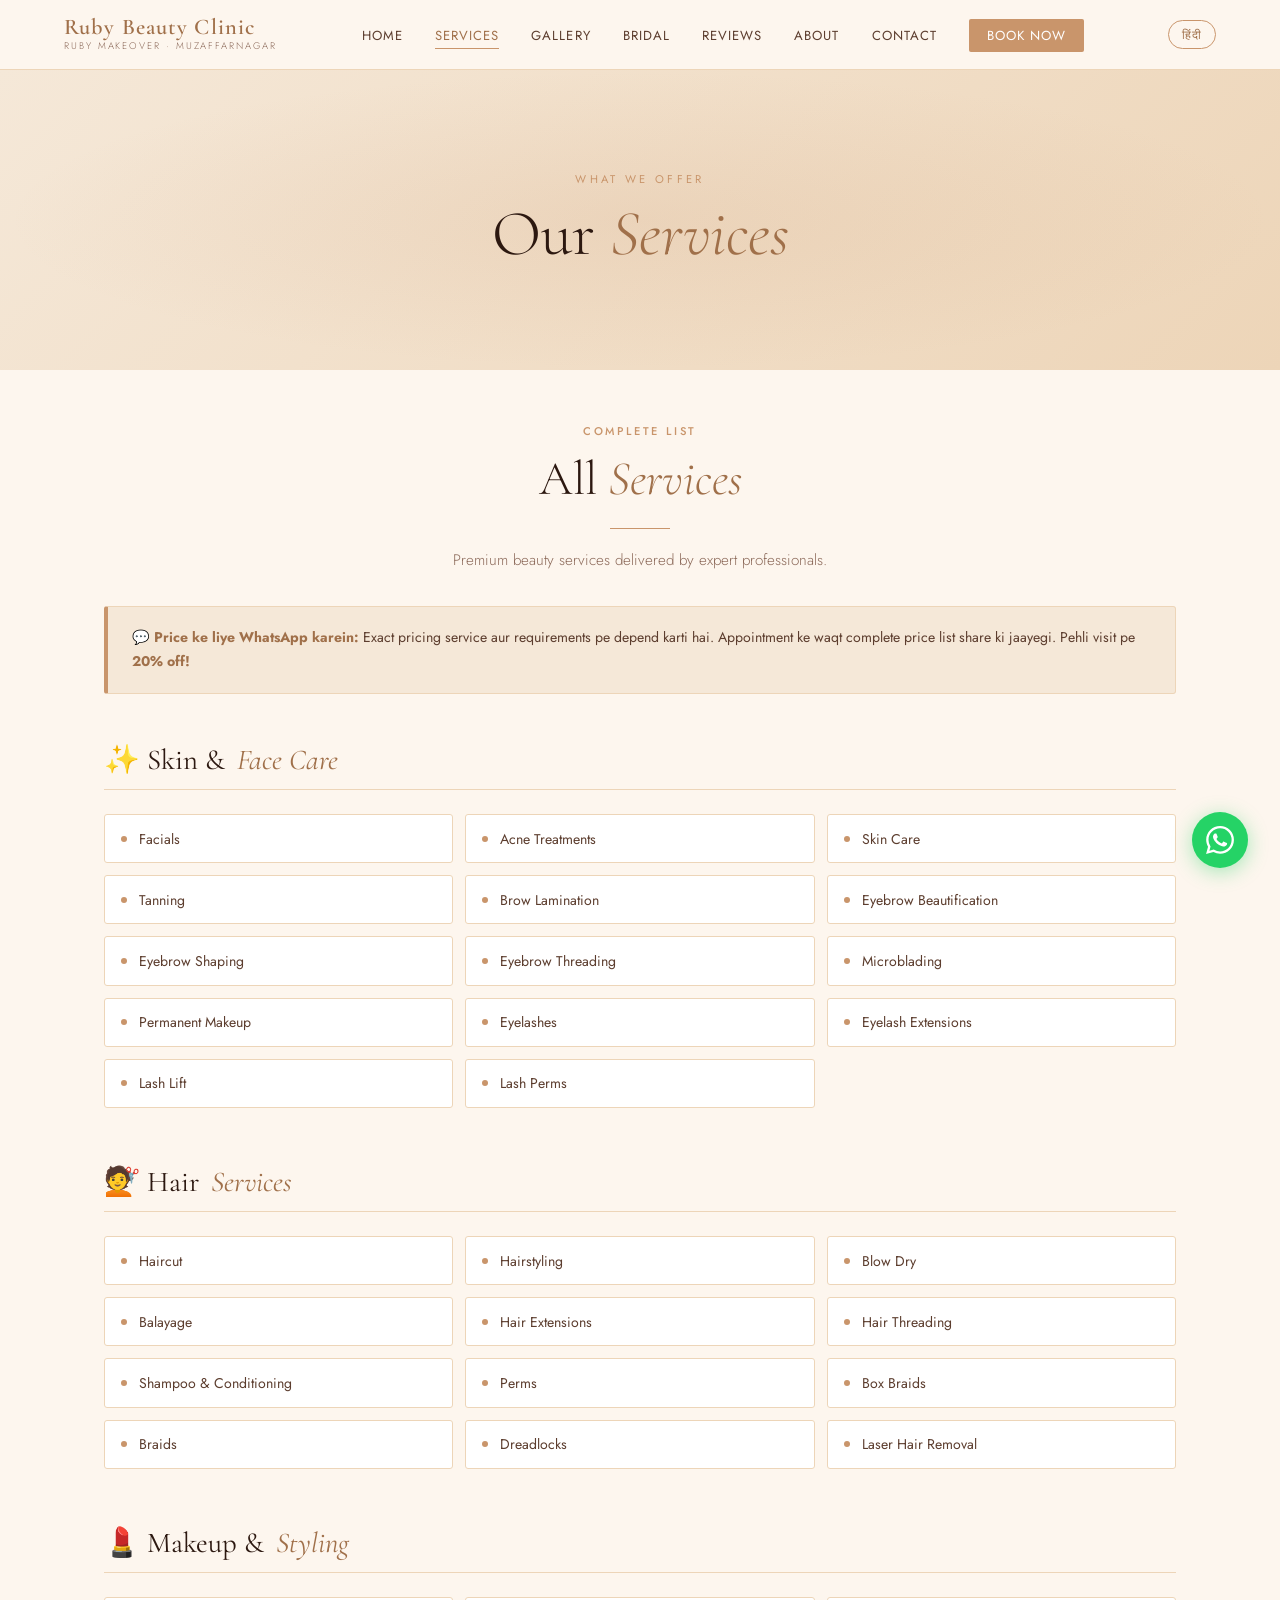
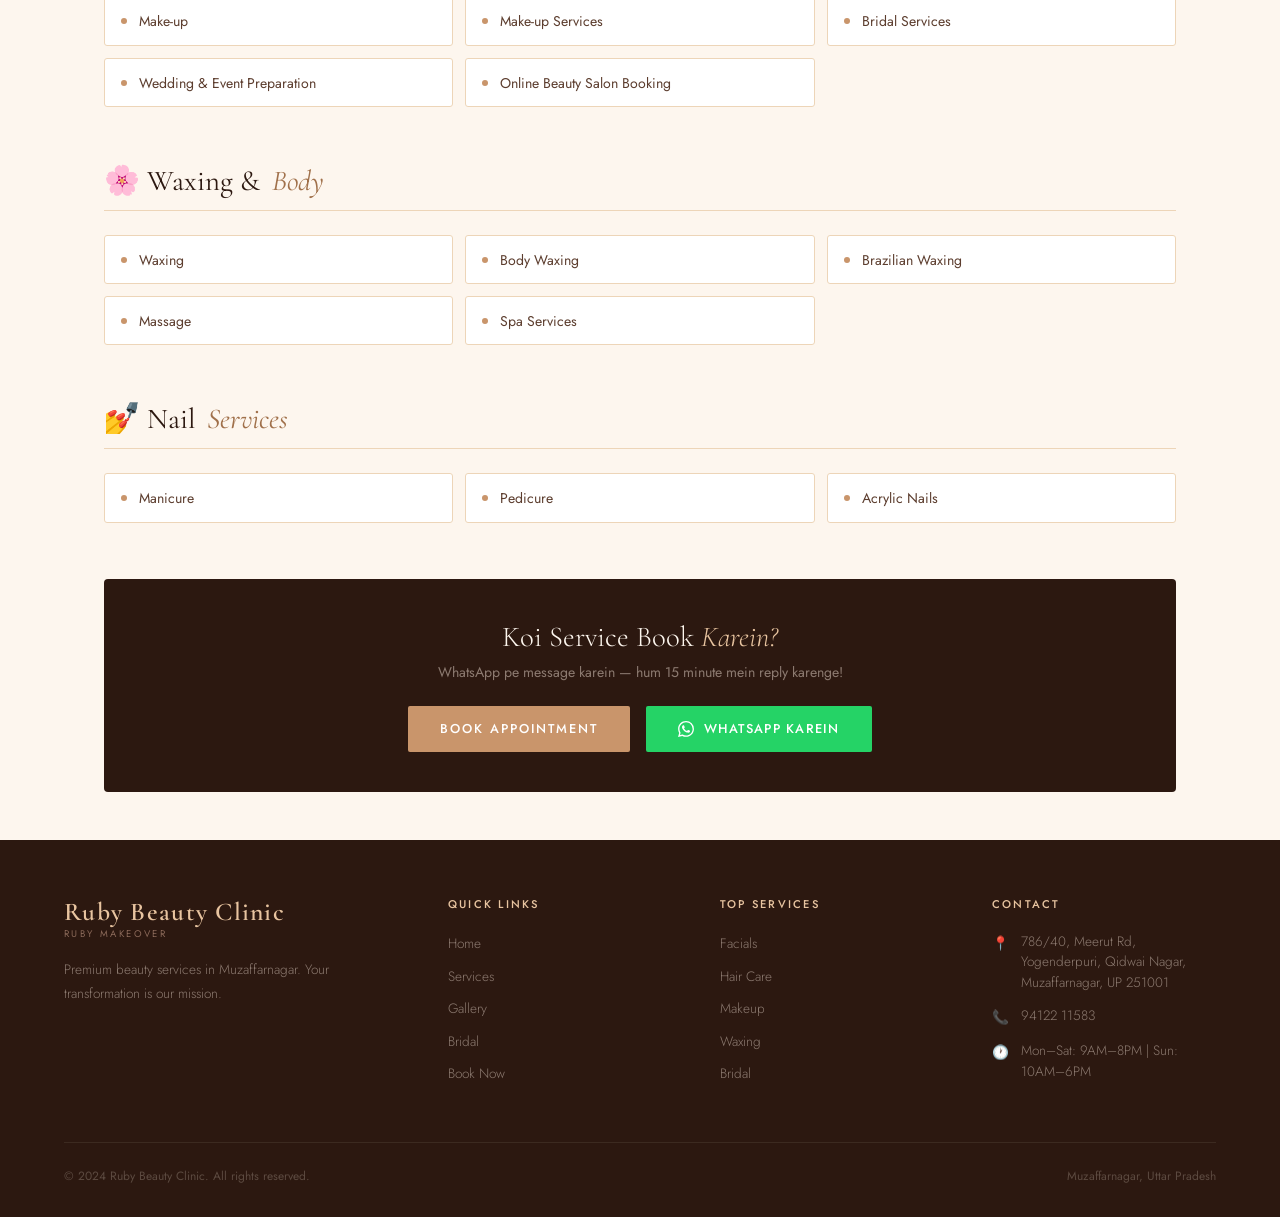
<file: services.html>
<!DOCTYPE html>
<html lang="en">
<head>
  <meta charset="UTF-8"/>
  <meta name="viewport" content="width=device-width, initial-scale=1.0"/>
  <title>Services | Ruby Beauty Clinic</title>
  <link rel="stylesheet" href="css/style.css"/>
  <style>
    .services-section { padding: 3rem 5%; max-width: 1200px; margin: 0 auto; }

    .category-block { margin-bottom: 3.5rem; }
    .category-title {
      font-family: 'Cormorant Garamond', serif;
      font-size: 1.8rem;
      font-weight: 400;
      color: var(--text-dark);
      margin-bottom: 1.5rem;
      padding-bottom: 0.75rem;
      border-bottom: 1px solid var(--cream-deeper);
      display: flex;
      align-items: center;
      gap: 0.75rem;
    }
    .category-title em { font-style: italic; color: var(--rose-gold-dark); }

    .services-list {
      display: grid;
      grid-template-columns: repeat(auto-fill, minmax(260px, 1fr));
      gap: 0.75rem;
    }

    .service-item {
      display: flex;
      align-items: center;
      gap: 0.75rem;
      padding: 0.85rem 1rem;
      background: var(--white);
      border: 1px solid var(--cream-deeper);
      border-radius: 3px;
      transition: all 0.25s;
      font-size: 0.88rem;
      color: var(--text-mid);
      font-weight: 400;
    }
    .service-item:hover {
      border-color: var(--rose-gold-light);
      background: var(--cream-dark);
      color: var(--rose-gold-dark);
      transform: translateX(4px);
    }
    .service-dot {
      width: 6px; height: 6px;
      border-radius: 50%;
      background: var(--rose-gold);
      flex-shrink: 0;
    }

    /* PRICING NOTE */
    .pricing-note {
      background: var(--cream-dark);
      border: 1px solid var(--cream-deeper);
      border-left: 4px solid var(--rose-gold);
      padding: 1.2rem 1.5rem;
      border-radius: 3px;
      margin-bottom: 3rem;
      font-size: 0.88rem;
      color: var(--text-mid);
      line-height: 1.7;
    }
    .pricing-note strong { color: var(--rose-gold-dark); }

    /* CTA */
    .services-cta {
      background: var(--text-dark);
      border-radius: 4px;
      padding: 2.5rem;
      text-align: center;
      margin-top: 3rem;
    }
    .services-cta h3 { font-family: 'Cormorant Garamond', serif; font-size: 1.8rem; font-weight: 300; color: var(--cream); margin-bottom: 0.5rem; }
    .services-cta h3 em { font-style: italic; color: var(--rose-gold-light); }
    .services-cta p { font-size: 0.88rem; color: #8C7A70; margin-bottom: 1.5rem; }
    .cta-row { display: flex; gap: 1rem; justify-content: center; flex-wrap: wrap; }
  </style>
</head>
<body>

  <nav class="navbar">
    <a href="index.html" class="nav-logo">
      <span class="logo-main">Ruby Beauty Clinic</span>
      <span class="logo-sub">Ruby Makeover · Muzaffarnagar</span>
    </a>
    <ul class="nav-links">
      <li><a href="index.html" data-t="nav_home">Home</a></li>
      <li><a href="services.html" class="active">Services</a></li>
      <li><a href="gallery.html" data-t="nav_gallery">Gallery</a></li>
      <li><a href="bridal.html" data-t="nav_bridal">Bridal</a></li>
      <li><a href="testimonials.html" data-t="nav_reviews">Reviews</a></li>
      <li><a href="about.html" data-t="nav_about">About</a></li>
      <li><a href="contact.html" data-t="nav_contact">Contact</a></li>
      <li><a href="booking.html" class="nav-cta" data-t="nav_book">Book Now</a></li>
    </ul>
    <button class="lang-toggle" onclick="toggleLang()">हिंदी</button>
    <button class="hamburger"><span></span><span></span><span></span></button>
  </nav>

  <div class="page-hero">
    <div class="page-hero-content">
      <div class="page-hero-tag">What We Offer</div>
      <h1 class="page-hero-title">Our <em>Services</em></h1>
    </div>
  </div>

  <div class="services-section">

    <div class="section-header" style="margin-bottom:2rem;">
      <span class="section-tag">Complete List</span>
      <h2 class="section-title">All <em>Services</em></h2>
      <div class="divider"></div>
      <p class="section-subtitle">Premium beauty services delivered by expert professionals.</p>
    </div>

    <div class="pricing-note">
      💬 <strong>Price ke liye WhatsApp karein:</strong> Exact pricing service aur requirements pe depend karti hai. Appointment ke waqt complete price list share ki jaayegi. Pehli visit pe <strong>20% off!</strong>
    </div>

    <!-- SKIN & FACE -->
    <div class="category-block">
      <div class="category-title">✨ Skin & <em>Face Care</em></div>
      <div class="services-list">
        <div class="service-item"><span class="service-dot"></span>Facials</div>
        <div class="service-item"><span class="service-dot"></span>Acne Treatments</div>
        <div class="service-item"><span class="service-dot"></span>Skin Care</div>
        <div class="service-item"><span class="service-dot"></span>Tanning</div>
        <div class="service-item"><span class="service-dot"></span>Brow Lamination</div>
        <div class="service-item"><span class="service-dot"></span>Eyebrow Beautification</div>
        <div class="service-item"><span class="service-dot"></span>Eyebrow Shaping</div>
        <div class="service-item"><span class="service-dot"></span>Eyebrow Threading</div>
        <div class="service-item"><span class="service-dot"></span>Microblading</div>
        <div class="service-item"><span class="service-dot"></span>Permanent Makeup</div>
        <div class="service-item"><span class="service-dot"></span>Eyelashes</div>
        <div class="service-item"><span class="service-dot"></span>Eyelash Extensions</div>
        <div class="service-item"><span class="service-dot"></span>Lash Lift</div>
        <div class="service-item"><span class="service-dot"></span>Lash Perms</div>
      </div>
    </div>

    <!-- HAIR -->
    <div class="category-block">
      <div class="category-title">💇 Hair <em>Services</em></div>
      <div class="services-list">
        <div class="service-item"><span class="service-dot"></span>Haircut</div>
        <div class="service-item"><span class="service-dot"></span>Hairstyling</div>
        <div class="service-item"><span class="service-dot"></span>Blow Dry</div>
        <div class="service-item"><span class="service-dot"></span>Balayage</div>
        <div class="service-item"><span class="service-dot"></span>Hair Extensions</div>
        <div class="service-item"><span class="service-dot"></span>Hair Threading</div>
        <div class="service-item"><span class="service-dot"></span>Shampoo & Conditioning</div>
        <div class="service-item"><span class="service-dot"></span>Perms</div>
        <div class="service-item"><span class="service-dot"></span>Box Braids</div>
        <div class="service-item"><span class="service-dot"></span>Braids</div>
        <div class="service-item"><span class="service-dot"></span>Dreadlocks</div>
        <div class="service-item"><span class="service-dot"></span>Laser Hair Removal</div>
      </div>
    </div>

    <!-- MAKEUP -->
    <div class="category-block">
      <div class="category-title">💄 Makeup & <em>Styling</em></div>
      <div class="services-list">
        <div class="service-item"><span class="service-dot"></span>Make-up</div>
        <div class="service-item"><span class="service-dot"></span>Make-up Services</div>
        <div class="service-item"><span class="service-dot"></span>Bridal Services</div>
        <div class="service-item"><span class="service-dot"></span>Wedding & Event Preparation</div>
        <div class="service-item"><span class="service-dot"></span>Online Beauty Salon Booking</div>
      </div>
    </div>

    <!-- WAXING & BODY -->
    <div class="category-block">
      <div class="category-title">🌸 Waxing & <em>Body</em></div>
      <div class="services-list">
        <div class="service-item"><span class="service-dot"></span>Waxing</div>
        <div class="service-item"><span class="service-dot"></span>Body Waxing</div>
        <div class="service-item"><span class="service-dot"></span>Brazilian Waxing</div>
        <div class="service-item"><span class="service-dot"></span>Massage</div>
        <div class="service-item"><span class="service-dot"></span>Spa Services</div>
      </div>
    </div>

    <!-- NAILS -->
    <div class="category-block">
      <div class="category-title">💅 Nail <em>Services</em></div>
      <div class="services-list">
        <div class="service-item"><span class="service-dot"></span>Manicure</div>
        <div class="service-item"><span class="service-dot"></span>Pedicure</div>
        <div class="service-item"><span class="service-dot"></span>Acrylic Nails</div>
      </div>
    </div>

    <!-- CTA -->
    <div class="services-cta">
      <h3>Koi Service Book <em>Karein?</em></h3>
      <p>WhatsApp pe message karein — hum 15 minute mein reply karenge!</p>
      <div class="cta-row">
        <a href="booking.html" class="btn-primary">Book Appointment</a>
        <a href="https://wa.me/919412211583?text=Hi!%20Main%20services%20aur%20pricing%20ke%20baare%20mein%20jaanna%20chahta%20hoon." target="_blank" class="btn-whatsapp">
          <svg viewBox="0 0 24 24" width="16" height="16" fill="white"><path d="M17.472 14.382c-.297-.149-1.758-.867-2.03-.967-.273-.099-.471-.148-.67.15-.197.297-.767.966-.94 1.164-.173.199-.347.223-.644.075-.297-.15-1.255-.463-2.39-1.475-.883-.788-1.48-1.761-1.653-2.059-.173-.297-.018-.458.13-.606.134-.133.298-.347.446-.52.149-.174.198-.298.298-.497.099-.198.05-.371-.025-.52-.075-.149-.669-1.612-.916-2.207-.242-.579-.487-.5-.669-.51-.173-.008-.371-.01-.57-.01-.198 0-.52.074-.792.372-.272.297-1.04 1.016-1.04 2.479 0 1.462 1.065 2.875 1.213 3.074.149.198 2.096 3.2 5.077 4.487.709.306 1.262.489 1.694.625.712.227 1.36.195 1.871.118.571-.085 1.758-.719 2.006-1.413.248-.694.248-1.289.173-1.413-.074-.124-.272-.198-.57-.347m-5.421 7.403h-.004a9.87 9.87 0 01-5.031-1.378l-.361-.214-3.741.982.998-3.648-.235-.374a9.86 9.86 0 01-1.51-5.26c.001-5.45 4.436-9.884 9.888-9.884 2.64 0 5.122 1.03 6.988 2.898a9.825 9.825 0 012.893 6.994c-.003 5.45-4.437 9.884-9.885 9.884m8.413-18.297A11.815 11.815 0 0012.05 0C5.495 0 .16 5.335.157 11.892c0 2.096.547 4.142 1.588 5.945L.057 24l6.305-1.654a11.882 11.882 0 005.683 1.448h.005c6.554 0 11.89-5.335 11.893-11.893a11.821 11.821 0 00-3.48-8.413z"/></svg>
          WhatsApp karein
        </a>
      </div>
    </div>

  </div>

  <footer>
    <div class="footer-grid">
      <div class="footer-logo">
        <div class="logo-main">Ruby Beauty Clinic</div>
        <span class="logo-sub">Ruby Makeover</span>
        <p class="footer-desc">Premium beauty services in Muzaffarnagar. Your transformation is our mission.</p>
      </div>
      <div>
        <div class="footer-heading">Quick Links</div>
        <ul class="footer-links">
          <li><a href="index.html" data-t="nav_home">Home</a></li>
          <li><a href="services.html" data-t="nav_services">Services</a></li>
          <li><a href="gallery.html" data-t="nav_gallery">Gallery</a></li>
          <li><a href="bridal.html" data-t="nav_bridal">Bridal</a></li>
          <li><a href="booking.html">Book Now</a></li>
        </ul>
      </div>
      <div>
        <div class="footer-heading">Top Services</div>
        <ul class="footer-links">
          <li><a href="services.html">Facials</a></li>
          <li><a href="services.html">Hair Care</a></li>
          <li><a href="services.html">Makeup</a></li>
          <li><a href="services.html">Waxing</a></li>
          <li><a href="bridal.html" data-t="nav_bridal">Bridal</a></li>
        </ul>
      </div>
      <div>
        <div class="footer-heading">Contact</div>
        <div class="footer-contact-item"><span class="icon">📍</span><span>786/40, Meerut Rd, Yogenderpuri, Qidwai Nagar, Muzaffarnagar, UP 251001</span></div>
        <div class="footer-contact-item"><span class="icon">📞</span><span>94122 11583</span></div>
        <div class="footer-contact-item"><span class="icon">🕐</span><span>Mon–Sat: 9AM–8PM | Sun: 10AM–6PM</span></div>
      </div>
    </div>
    <div class="footer-bottom">
      <span>© 2024 Ruby Beauty Clinic. All rights reserved.</span>
      <span>Muzaffarnagar, Uttar Pradesh</span>
    </div>
  </footer>

  <a href="https://wa.me/919412211583" class="whatsapp-float" target="_blank">
    <svg viewBox="0 0 24 24"><path d="M17.472 14.382c-.297-.149-1.758-.867-2.03-.967-.273-.099-.471-.148-.67.15-.197.297-.767.966-.94 1.164-.173.199-.347.223-.644.075-.297-.15-1.255-.463-2.39-1.475-.883-.788-1.48-1.761-1.653-2.059-.173-.297-.018-.458.13-.606.134-.133.298-.347.446-.52.149-.174.198-.298.298-.497.099-.198.05-.371-.025-.52-.075-.149-.669-1.612-.916-2.207-.242-.579-.487-.5-.669-.51-.173-.008-.371-.01-.57-.01-.198 0-.52.074-.792.372-.272.297-1.04 1.016-1.04 2.479 0 1.462 1.065 2.875 1.213 3.074.149.198 2.096 3.2 5.077 4.487.709.306 1.262.489 1.694.625.712.227 1.36.195 1.871.118.571-.085 1.758-.719 2.006-1.413.248-.694.248-1.289.173-1.413-.074-.124-.272-.198-.57-.347m-5.421 7.403h-.004a9.87 9.87 0 01-5.031-1.378l-.361-.214-3.741.982.998-3.648-.235-.374a9.86 9.86 0 01-1.51-5.26c.001-5.45 4.436-9.884 9.888-9.884 2.64 0 5.122 1.03 6.988 2.898a9.825 9.825 0 012.893 6.994c-.003 5.45-4.437 9.884-9.885 9.884m8.413-18.297A11.815 11.815 0 0012.05 0C5.495 0 .16 5.335.157 11.892c0 2.096.547 4.142 1.588 5.945L.057 24l6.305-1.654a11.882 11.882 0 005.683 1.448h.005c6.554 0 11.89-5.335 11.893-11.893a11.821 11.821 0 00-3.48-8.413z"/></svg>
  </a>

  <script src="js/lang.js"></script>
  <script src="js/config.js"></script>
  <script src="js/main.js"></script>
</body>
</html>
</file>
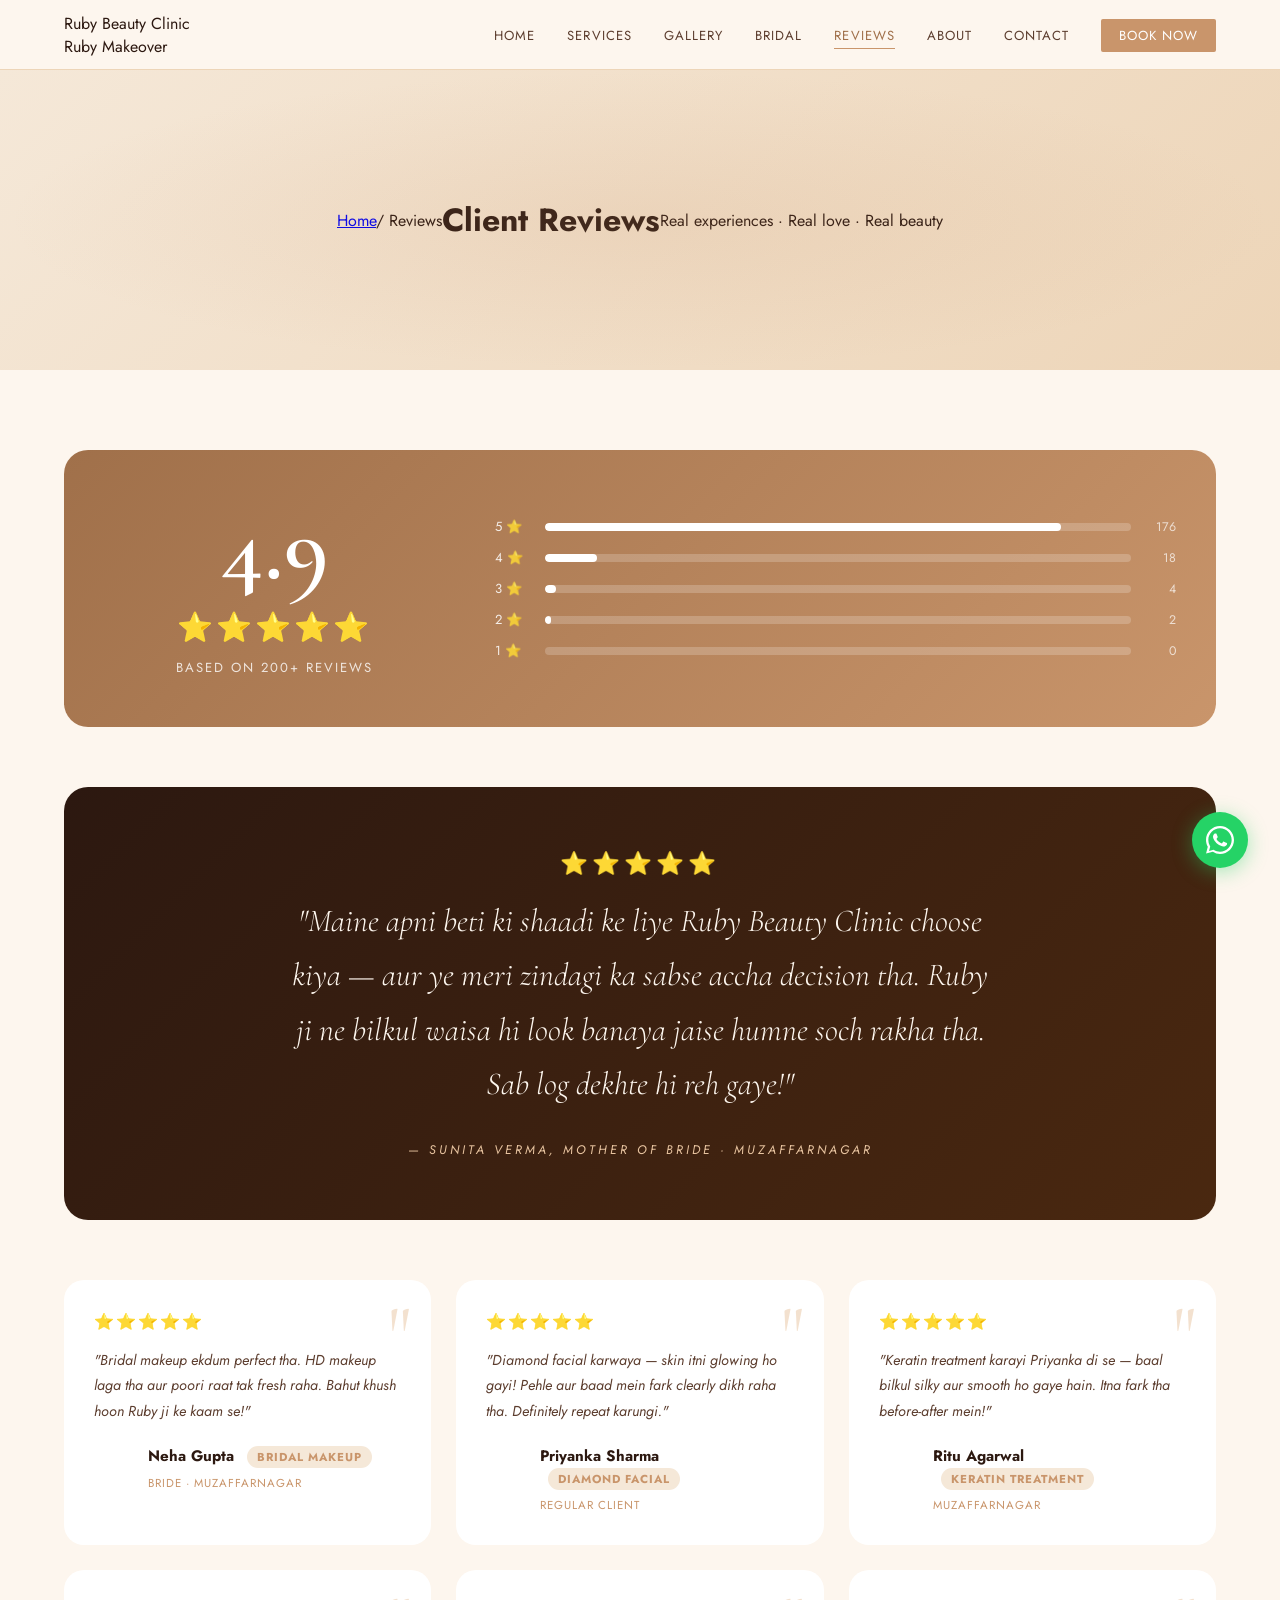
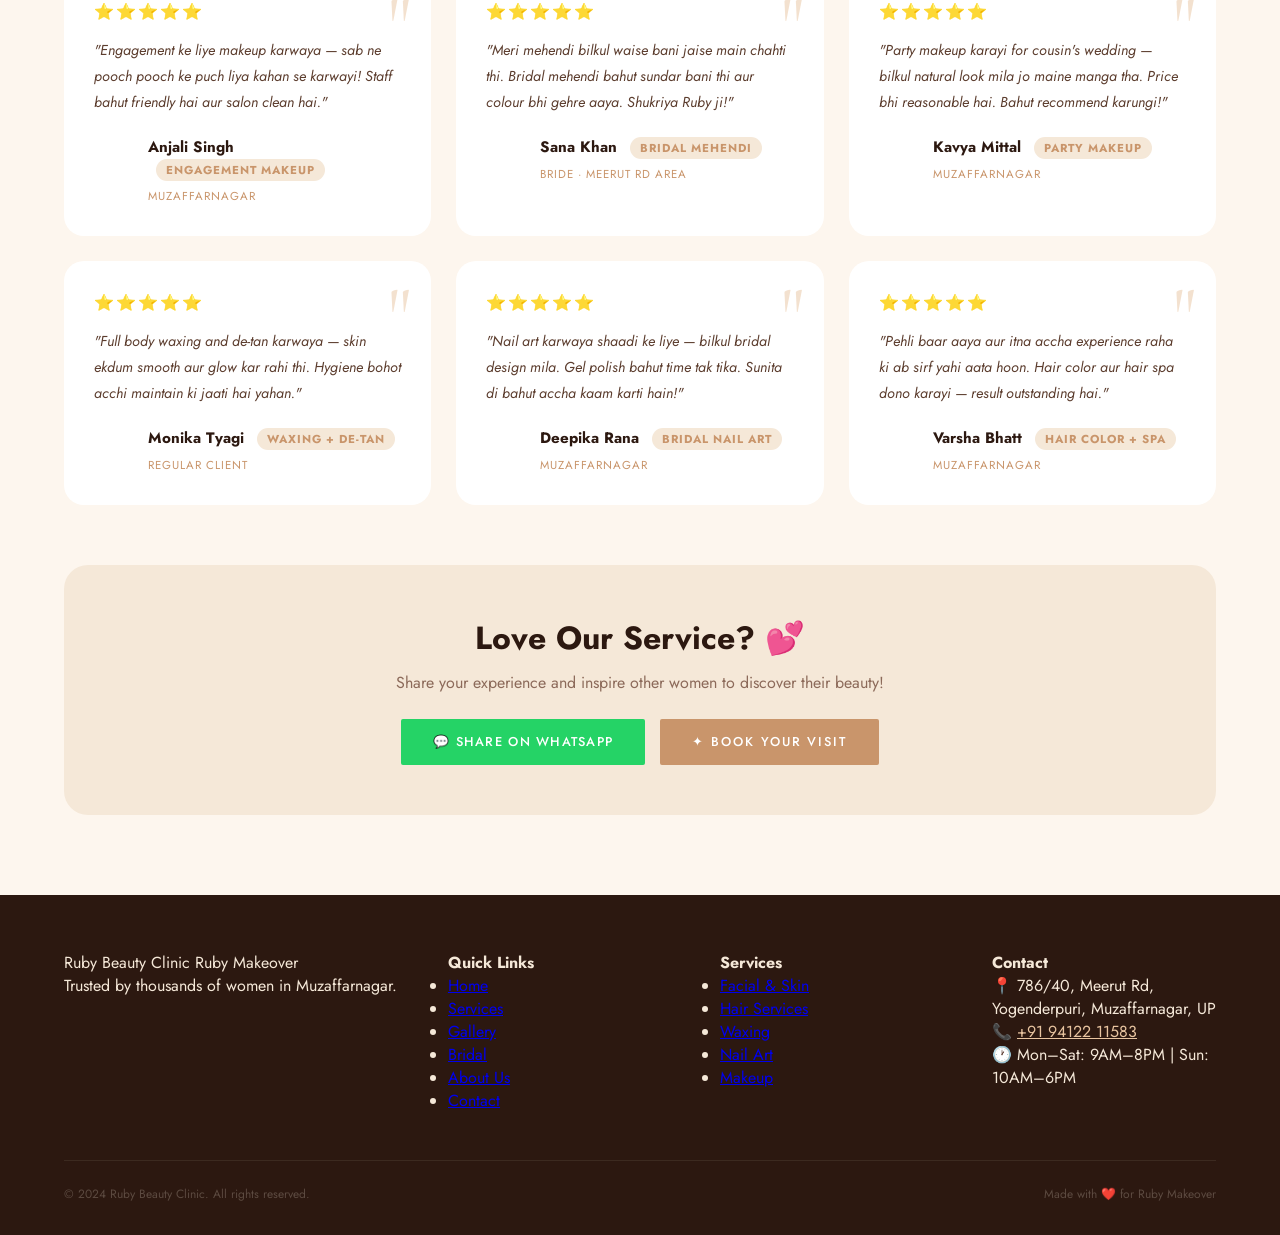
<file: testimonials.html>
<!DOCTYPE html>
<html lang="en">
<head>
  <meta charset="UTF-8"/>
  <meta name="viewport" content="width=device-width, initial-scale=1.0"/>
  <title>Reviews & Testimonials | Ruby Beauty Clinic — Muzaffarnagar</title>
  <link rel="stylesheet" href="css/style.css"/>
  <style>
    .rating-overview {
      background: linear-gradient(135deg, var(--rose-gold-dark), var(--rose-gold));
      border-radius: 24px;
      padding: 50px 40px;
      display: grid;
      grid-template-columns: 1fr 2fr;
      gap: 50px;
      align-items: center;
      margin-bottom: 60px;
      color: var(--white);
    }

    .rating-big {
      text-align: center;
    }

    .rating-big .score {
      font-family: 'Cormorant Garamond', serif;
      font-size: 6rem;
      font-weight: 600;
      line-height: 1;
      color: var(--white);
    }

    .rating-big .stars {
      font-size: 1.8rem;
      letter-spacing: 3px;
      margin: 10px 0;
    }

    .rating-big p {
      opacity: 0.8;
      font-size: 0.82rem;
      letter-spacing: 2px;
      text-transform: uppercase;
    }

    .rating-bars {
      display: flex;
      flex-direction: column;
      gap: 12px;
    }

    .rating-bar-row {
      display: flex;
      align-items: center;
      gap: 15px;
    }

    .rating-bar-row span {
      font-size: 0.82rem;
      opacity: 0.85;
      min-width: 35px;
    }

    .bar-bg {
      flex: 1;
      height: 8px;
      background: rgba(255,255,255,0.2);
      border-radius: 4px;
      overflow: hidden;
    }

    .bar-fill {
      height: 100%;
      background: var(--white);
      border-radius: 4px;
      transition: width 1s ease;
    }

    .rating-bar-row .count {
      font-size: 0.78rem;
      opacity: 0.7;
      min-width: 30px;
      text-align: right;
    }

    /* REVIEWS GRID */
    .reviews-grid {
      display: grid;
      grid-template-columns: repeat(3, 1fr);
      gap: 25px;
      margin-bottom: 60px;
    }

    .review-card {
      background: var(--white);
      border-radius: 20px;
      padding: 30px;
      box-shadow: 0 4px 20px var(--shadow);
      transition: all 0.3s ease;
      position: relative;
    }

    .review-card:hover {
      transform: translateY(-5px);
      box-shadow: 0 15px 40px var(--shadow-deep);
    }

    .review-card::before {
      content: '"';
      position: absolute;
      top: 15px;
      right: 20px;
      font-family: 'Cormorant Garamond', serif;
      font-size: 5rem;
      color: var(--rose-gold-light);
      line-height: 1;
      opacity: 0.5;
    }

    .review-stars {
      color: #F4B942;
      font-size: 1rem;
      letter-spacing: 2px;
      margin-bottom: 15px;
    }

    .review-text {
      font-size: 0.9rem;
      color: var(--text-mid);
      line-height: 1.8;
      margin-bottom: 20px;
      font-style: italic;
    }

    .review-author {
      display: flex;
      align-items: center;
      gap: 12px;
    }

    .author-avatar {
      width: 42px;
      height: 42px;
      border-radius: 50%;
      background: linear-gradient(135deg, var(--rose-gold), var(--gold));
      display: flex;
      align-items: center;
      justify-content: center;
      color: var(--white);
      font-family: 'Cormorant Garamond', serif;
      font-size: 1.1rem;
      flex-shrink: 0;
    }

    .author-info h4 {
      font-size: 0.95rem;
      color: var(--text-dark);
      margin-bottom: 2px;
    }

    .author-info span {
      font-size: 0.72rem;
      color: var(--rose-gold);
      letter-spacing: 1px;
      text-transform: uppercase;
    }

    .service-tag {
      display: inline-block;
      background: var(--cream-dark);
      color: var(--rose-gold-dark);
      font-size: 0.68rem;
      letter-spacing: 1px;
      padding: 3px 10px;
      border-radius: 20px;
      margin-left: 8px;
    }

    /* FEATURED REVIEW */
    .featured-review {
      background: linear-gradient(135deg, var(--text-dark), #4A2810);
      border-radius: 24px;
      padding: 60px;
      text-align: center;
      color: var(--white);
      margin-bottom: 60px;
    }

    .featured-review blockquote {
      font-family: 'Cormorant Garamond', serif;
      font-size: clamp(1.4rem, 3vw, 2rem);
      font-style: italic;
      font-weight: 300;
      max-width: 700px;
      margin: 0 auto 25px;
      line-height: 1.7;
      color: var(--cream);
    }

    .featured-review .feat-stars {
      font-size: 1.4rem;
      letter-spacing: 4px;
      color: #F4B942;
      margin-bottom: 15px;
    }

    .featured-review cite {
      font-size: 0.78rem;
      letter-spacing: 3px;
      text-transform: uppercase;
      color: var(--rose-gold-light);
    }

    /* LEAVE REVIEW CTA */
    .review-cta {
      background: var(--cream-dark);
      border-radius: 24px;
      padding: 50px;
      text-align: center;
    }

    .review-cta h2 {
      font-size: 2rem;
      margin-bottom: 10px;
    }

    .review-cta p {
      color: var(--text-light);
      margin-bottom: 25px;
    }

    @media (max-width: 992px) {
      .reviews-grid { grid-template-columns: repeat(2, 1fr); }
      .rating-overview { grid-template-columns: 1fr; text-align: center; }
    }

    @media (max-width: 600px) {
      .reviews-grid { grid-template-columns: 1fr; }
      .featured-review { padding: 40px 20px; }
      .rating-overview { padding: 35px 20px; }
    }
  </style>
</head>
<body>

  <nav class="navbar">
    <div class="nav-logo">
      <span class="brand">Ruby Beauty Clinic</span>
      <span class="tagline-small">Ruby Makeover</span>
    </div>
    <ul class="nav-links">
      <li><a href="index.html" data-t="nav_home">Home</a></li>
      <li><a href="services.html" data-t="nav_services">Services</a></li>
      <li><a href="gallery.html" data-t="nav_gallery">Gallery</a></li>
      <li><a href="bridal.html" data-t="nav_bridal">Bridal</a></li>
      <li><a href="testimonials.html" class="active">Reviews</a></li>
      <li><a href="about.html" data-t="nav_about">About</a></li>
      <li><a href="contact.html" data-t="nav_contact">Contact</a></li>
      <li><a href="booking.html" class="nav-cta" data-t="nav_book">Book Now</a></li>
    </ul>
    <div class="hamburger"><span></span><span></span><span></span></div>
  </nav>

  <div class="page-hero">
    <div class="breadcrumb"><a href="index.html">Home</a><span>/</span> Reviews</div>
    <h1>Client Reviews</h1>
    <p>Real experiences · Real love · Real beauty</p>
  </div>

  <section class="section">

    <!-- RATING OVERVIEW -->
    <div class="rating-overview fade-up">
      <div class="rating-big">
        <div class="score">4.9</div>
        <div class="stars">⭐⭐⭐⭐⭐</div>
        <p>Based on 200+ Reviews</p>
      </div>
      <div class="rating-bars">
        <div class="rating-bar-row">
          <span>5 ⭐</span>
          <div class="bar-bg"><div class="bar-fill" style="width:88%"></div></div>
          <span class="count">176</span>
        </div>
        <div class="rating-bar-row">
          <span>4 ⭐</span>
          <div class="bar-bg"><div class="bar-fill" style="width:9%"></div></div>
          <span class="count">18</span>
        </div>
        <div class="rating-bar-row">
          <span>3 ⭐</span>
          <div class="bar-bg"><div class="bar-fill" style="width:2%"></div></div>
          <span class="count">4</span>
        </div>
        <div class="rating-bar-row">
          <span>2 ⭐</span>
          <div class="bar-bg"><div class="bar-fill" style="width:1%"></div></div>
          <span class="count">2</span>
        </div>
        <div class="rating-bar-row">
          <span>1 ⭐</span>
          <div class="bar-bg"><div class="bar-fill" style="width:0%"></div></div>
          <span class="count">0</span>
        </div>
      </div>
    </div>

    <!-- FEATURED REVIEW -->
    <div class="featured-review fade-up">
      <div class="feat-stars">⭐⭐⭐⭐⭐</div>
      <blockquote>"Maine apni beti ki shaadi ke liye Ruby Beauty Clinic choose kiya — aur ye meri zindagi ka sabse accha decision tha. Ruby ji ne bilkul waisa hi look banaya jaise humne soch rakha tha. Sab log dekhte hi reh gaye!"</blockquote>
      <cite>— Sunita Verma, Mother of Bride · Muzaffarnagar</cite>
    </div>

    <!-- REVIEWS GRID -->
    <div class="reviews-grid">
      <div class="review-card fade-up">
        <div class="review-stars">⭐⭐⭐⭐⭐</div>
        <p class="review-text">"Bridal makeup ekdum perfect tha. HD makeup laga tha aur poori raat tak fresh raha. Bahut khush hoon Ruby ji ke kaam se!"</p>
        <div class="review-author">
          <div class="author-avatar">N</div>
          <div class="author-info">
            <h4>Neha Gupta <span class="service-tag">Bridal Makeup</span></h4>
            <span>Bride · Muzaffarnagar</span>
          </div>
        </div>
      </div>

      <div class="review-card fade-up">
        <div class="review-stars">⭐⭐⭐⭐⭐</div>
        <p class="review-text">"Diamond facial karwaya — skin itni glowing ho gayi! Pehle aur baad mein fark clearly dikh raha tha. Definitely repeat karungi."</p>
        <div class="review-author">
          <div class="author-avatar">P</div>
          <div class="author-info">
            <h4>Priyanka Sharma <span class="service-tag">Diamond Facial</span></h4>
            <span>Regular Client</span>
          </div>
        </div>
      </div>

      <div class="review-card fade-up">
        <div class="review-stars">⭐⭐⭐⭐⭐</div>
        <p class="review-text">"Keratin treatment karayi Priyanka di se — baal bilkul silky aur smooth ho gaye hain. Itna fark tha before-after mein!"</p>
        <div class="review-author">
          <div class="author-avatar">R</div>
          <div class="author-info">
            <h4>Ritu Agarwal <span class="service-tag">Keratin Treatment</span></h4>
            <span>Muzaffarnagar</span>
          </div>
        </div>
      </div>

      <div class="review-card fade-up">
        <div class="review-stars">⭐⭐⭐⭐⭐</div>
        <p class="review-text">"Engagement ke liye makeup karwaya — sab ne pooch pooch ke puch liya kahan se karwayi! Staff bahut friendly hai aur salon clean hai."</p>
        <div class="review-author">
          <div class="author-avatar">A</div>
          <div class="author-info">
            <h4>Anjali Singh <span class="service-tag">Engagement Makeup</span></h4>
            <span>Muzaffarnagar</span>
          </div>
        </div>
      </div>

      <div class="review-card fade-up">
        <div class="review-stars">⭐⭐⭐⭐⭐</div>
        <p class="review-text">"Meri mehendi bilkul waise bani jaise main chahti thi. Bridal mehendi bahut sundar bani thi aur colour bhi gehre aaya. Shukriya Ruby ji!"</p>
        <div class="review-author">
          <div class="author-avatar">S</div>
          <div class="author-info">
            <h4>Sana Khan <span class="service-tag">Bridal Mehendi</span></h4>
            <span>Bride · Meerut Rd Area</span>
          </div>
        </div>
      </div>

      <div class="review-card fade-up">
        <div class="review-stars">⭐⭐⭐⭐⭐</div>
        <p class="review-text">"Party makeup karayi for cousin's wedding — bilkul natural look mila jo maine manga tha. Price bhi reasonable hai. Bahut recommend karungi!"</p>
        <div class="review-author">
          <div class="author-avatar">K</div>
          <div class="author-info">
            <h4>Kavya Mittal <span class="service-tag">Party Makeup</span></h4>
            <span>Muzaffarnagar</span>
          </div>
        </div>
      </div>

      <div class="review-card fade-up">
        <div class="review-stars">⭐⭐⭐⭐⭐</div>
        <p class="review-text">"Full body waxing and de-tan karwaya — skin ekdum smooth aur glow kar rahi thi. Hygiene bohot acchi maintain ki jaati hai yahan."</p>
        <div class="review-author">
          <div class="author-avatar">M</div>
          <div class="author-info">
            <h4>Monika Tyagi <span class="service-tag">Waxing + De-Tan</span></h4>
            <span>Regular Client</span>
          </div>
        </div>
      </div>

      <div class="review-card fade-up">
        <div class="review-stars">⭐⭐⭐⭐⭐</div>
        <p class="review-text">"Nail art karwaya shaadi ke liye — bilkul bridal design mila. Gel polish bahut time tak tika. Sunita di bahut accha kaam karti hain!"</p>
        <div class="review-author">
          <div class="author-avatar">D</div>
          <div class="author-info">
            <h4>Deepika Rana <span class="service-tag">Bridal Nail Art</span></h4>
            <span>Muzaffarnagar</span>
          </div>
        </div>
      </div>

      <div class="review-card fade-up">
        <div class="review-stars">⭐⭐⭐⭐⭐</div>
        <p class="review-text">"Pehli baar aaya aur itna accha experience raha ki ab sirf yahi aata hoon. Hair color aur hair spa dono karayi — result outstanding hai."</p>
        <div class="review-author">
          <div class="author-avatar">V</div>
          <div class="author-info">
            <h4>Varsha Bhatt <span class="service-tag">Hair Color + Spa</span></h4>
            <span>Muzaffarnagar</span>
          </div>
        </div>
      </div>
    </div>

    <!-- LEAVE REVIEW CTA -->
    <div class="review-cta fade-up">
      <h2>Love Our Service? 💕</h2>
      <p>Share your experience and inspire other women to discover their beauty!</p>
      <div style="display:flex; gap:15px; justify-content:center; flex-wrap:wrap;">
        <a href="https://wa.me/919412211583?text=I want to share my review for Ruby Beauty Clinic!" target="_blank" class="btn btn-whatsapp">💬 Share on WhatsApp</a>
        <a href="booking.html" class="btn btn-primary">✦ Book Your Visit</a>
      </div>
    </div>

  </section>

  <footer>
    <div class="footer-grid">
      <div class="footer-brand">
        <span class="brand">Ruby Beauty Clinic</span>
        <span class="sub">Ruby Makeover</span>
        <p>Trusted by thousands of women in Muzaffarnagar.</p>
      </div>
      <div class="footer-col">
        <h4>Quick Links</h4>
        <ul>
          <li><a href="index.html" data-t="nav_home">Home</a></li>
          <li><a href="services.html" data-t="nav_services">Services</a></li>
          <li><a href="gallery.html" data-t="nav_gallery">Gallery</a></li>
          <li><a href="bridal.html" data-t="nav_bridal">Bridal</a></li>
          <li><a href="about.html">About Us</a></li>
          <li><a href="contact.html" data-t="nav_contact">Contact</a></li>
        </ul>
      </div>
      <div class="footer-col">
        <h4>Services</h4>
        <ul>
          <li><a href="services.html">Facial & Skin</a></li>
          <li><a href="services.html">Hair Services</a></li>
          <li><a href="services.html">Waxing</a></li>
          <li><a href="services.html">Nail Art</a></li>
          <li><a href="services.html">Makeup</a></li>
        </ul>
      </div>
      <div class="footer-col footer-contact">
        <h4>Contact</h4>
        <p><span>📍</span> 786/40, Meerut Rd, Yogenderpuri, Muzaffarnagar, UP</p>
        <p><span>📞</span> <a href="tel:+919412211583" style="color:var(--rose-gold-light);">+91 94122 11583</a></p>
        <p><span>🕐</span> Mon–Sat: 9AM–8PM | Sun: 10AM–6PM</p>
      </div>
    </div>
    <div class="footer-bottom">
      <p>© 2024 Ruby Beauty Clinic. All rights reserved.</p>
      <p>Made with ❤️ for Ruby Makeover</p>
    </div>
  </footer>

  <a href="https://wa.me/919412211583" target="_blank" class="whatsapp-float">
    <svg viewBox="0 0 24 24"><path d="M17.472 14.382c-.297-.149-1.758-.867-2.03-.967-.273-.099-.471-.148-.67.15-.197.297-.767.966-.94 1.164-.173.199-.347.223-.644.075-.297-.15-1.255-.463-2.39-1.475-.883-.788-1.48-1.761-1.653-2.059-.173-.297-.018-.458.13-.606.134-.133.298-.347.446-.52.149-.174.198-.298.298-.497.099-.198.05-.371-.025-.52-.075-.149-.669-1.612-.916-2.207-.242-.579-.487-.5-.669-.51-.173-.008-.371-.01-.57-.01-.198 0-.52.074-.792.372-.272.297-1.04 1.016-1.04 2.479 0 1.462 1.065 2.875 1.213 3.074.149.198 2.096 3.2 5.077 4.487.709.306 1.262.489 1.694.625.712.227 1.36.195 1.871.118.571-.085 1.758-.719 2.006-1.413.248-.694.248-1.289.173-1.413-.074-.124-.272-.198-.57-.347z"/><path d="M12 0C5.373 0 0 5.373 0 12c0 2.122.556 4.112 1.528 5.837L.057 23.5l5.806-1.523A11.952 11.952 0 0012 24c6.627 0 12-5.373 12-12S18.627 0 12 0zm0 22c-1.885 0-3.655-.516-5.18-1.415l-.371-.221-3.845 1.008 1.025-3.739-.242-.386A9.96 9.96 0 012 12C2 6.477 6.477 2 12 2s10 4.477 10 10-4.477 10-10 10z"/></svg>
  </a>
  <script src="js/lang.js"></script>
  <script src="js/config.js"></script>
  <script src="js/main.js"></script>
</body>
</html>
</file>
<file: css/style.css>
/* ===== RUBY BEAUTY CLINIC - ROSE GOLD & CREAM THEME ===== */

@import url('https://fonts.googleapis.com/css2?family=Cormorant+Garamond:ital,wght@0,300;0,400;0,600;1,300;1,400&family=Jost:wght@300;400;500;600&display=swap');

:root {
  --rose-gold: #C9956B;
  --rose-gold-light: #E8C4A0;
  --rose-gold-dark: #A0704A;
  --cream: #FDF6EE;
  --cream-dark: #F5E8D8;
  --cream-deeper: #EDD5B8;
  --text-dark: #2C1810;
  --text-mid: #5C3D2E;
  --text-light: #8C6A5A;
  --white: #FFFFFF;
}

* { margin: 0; padding: 0; box-sizing: border-box; }
html { scroll-behavior: smooth; }

body {
  font-family: 'Jost', sans-serif;
  background: var(--cream);
  color: var(--text-dark);
  overflow-x: hidden;
}

/* NAVBAR */
.navbar {
  position: fixed;
  top: 0; left: 0; right: 0;
  z-index: 1000;
  background: rgba(253,246,238,0.96);
  backdrop-filter: blur(12px);
  border-bottom: 1px solid var(--cream-deeper);
  padding: 0 5%;
  display: flex;
  align-items: center;
  justify-content: space-between;
  height: 70px;
  transition: box-shadow 0.3s;
}

.navbar.scrolled { box-shadow: 0 4px 30px rgba(201,149,107,0.15); }

.nav-logo { text-decoration: none; display: flex; flex-direction: column; }
.nav-logo .logo-main { font-family: 'Cormorant Garamond', serif; font-size: 1.4rem; font-weight: 600; color: var(--rose-gold-dark); line-height: 1; letter-spacing: 0.05em; }
.nav-logo .logo-sub { font-size: 0.6rem; font-weight: 300; color: var(--text-light); letter-spacing: 0.2em; text-transform: uppercase; }

.nav-links { display: flex; gap: 2rem; list-style: none; }
.nav-links a { text-decoration: none; color: var(--text-mid); font-size: 0.82rem; font-weight: 400; letter-spacing: 0.08em; text-transform: uppercase; position: relative; transition: color 0.3s; }
.nav-links a::after { content: ''; position: absolute; bottom: -4px; left: 0; width: 0; height: 1px; background: var(--rose-gold); transition: width 0.3s; }
.nav-links a:hover, .nav-links a.active { color: var(--rose-gold-dark); }
.nav-links a:hover::after, .nav-links a.active::after { width: 100%; }
.nav-cta { background: var(--rose-gold) !important; color: var(--white) !important; padding: 0.45rem 1.1rem; border-radius: 2px; }
.nav-cta::after { display: none !important; }
.nav-cta:hover { background: var(--rose-gold-dark) !important; }

.hamburger { display: none; flex-direction: column; gap: 5px; cursor: pointer; background: none; border: none; padding: 5px; }
.hamburger span { display: block; width: 24px; height: 1.5px; background: var(--rose-gold-dark); transition: all 0.3s; }

@media (max-width: 900px) {
  .nav-links { position: fixed; top: 70px; left: 0; right: 0; background: var(--cream); flex-direction: column; gap: 0; max-height: 0; overflow: hidden; transition: max-height 0.4s ease; border-bottom: 1px solid var(--cream-deeper); }
  .nav-links.open { max-height: 500px; }
  .nav-links li { border-bottom: 1px solid var(--cream-deeper); }
  .nav-links a { display: block; padding: 1rem 5%; font-size: 0.9rem; }
  .hamburger { display: flex; }
}

/* BUTTONS */
.btn-primary { display: inline-block; background: var(--rose-gold); color: var(--white); text-decoration: none; padding: 0.85rem 2rem; font-family: 'Jost', sans-serif; font-size: 0.8rem; font-weight: 500; letter-spacing: 0.15em; text-transform: uppercase; border: none; border-radius: 2px; cursor: pointer; transition: all 0.3s; }
.btn-primary:hover { background: var(--rose-gold-dark); transform: translateY(-2px); box-shadow: 0 8px 25px rgba(160,112,74,0.35); }

.btn-outline { display: inline-block; background: transparent; color: var(--rose-gold-dark); text-decoration: none; padding: 0.85rem 2rem; font-family: 'Jost', sans-serif; font-size: 0.8rem; font-weight: 500; letter-spacing: 0.15em; text-transform: uppercase; border: 1.5px solid var(--rose-gold); border-radius: 2px; cursor: pointer; transition: all 0.3s; }
.btn-outline:hover { background: var(--rose-gold); color: var(--white); transform: translateY(-2px); }

.btn-whatsapp { display: inline-flex; align-items: center; gap: 0.6rem; background: #25D366; color: var(--white); text-decoration: none; padding: 0.85rem 2rem; font-family: 'Jost', sans-serif; font-size: 0.8rem; font-weight: 500; letter-spacing: 0.1em; text-transform: uppercase; border-radius: 2px; transition: all 0.3s; }
.btn-whatsapp:hover { background: #1da851; transform: translateY(-2px); box-shadow: 0 8px 25px rgba(37,211,102,0.3); }

/* SECTIONS */
.section { padding: 5rem 5%; }
.section-alt { background: var(--cream-dark); }

.section-header { text-align: center; margin-bottom: 3.5rem; }
.section-tag { display: inline-block; font-size: 0.7rem; font-weight: 500; letter-spacing: 0.25em; text-transform: uppercase; color: var(--rose-gold); margin-bottom: 0.75rem; }
.section-title { font-family: 'Cormorant Garamond', serif; font-size: clamp(2rem, 4vw, 3rem); font-weight: 300; color: var(--text-dark); line-height: 1.2; margin-bottom: 1rem; }
.section-title em { font-style: italic; color: var(--rose-gold-dark); }
.section-subtitle { font-size: 0.95rem; color: var(--text-light); font-weight: 300; max-width: 500px; margin: 0 auto; line-height: 1.7; }
.divider { width: 60px; height: 1px; background: var(--rose-gold); margin: 1.2rem auto; }

/* FOOTER */
footer { background: var(--text-dark); color: var(--cream-dark); padding: 3.5rem 5% 2rem; }
.footer-grid { display: grid; grid-template-columns: 1.5fr 1fr 1fr 1fr; gap: 3rem; margin-bottom: 3rem; }
.footer-logo .logo-main { font-family: 'Cormorant Garamond', serif; font-size: 1.6rem; font-weight: 600; color: var(--rose-gold-light); letter-spacing: 0.05em; }
.footer-logo .logo-sub { font-size: 0.6rem; letter-spacing: 0.25em; text-transform: uppercase; color: var(--text-light); display: block; margin-bottom: 1rem; }
.footer-desc { font-size: 0.85rem; color: #8C7A70; line-height: 1.8; font-weight: 300; }
.footer-heading { font-size: 0.7rem; letter-spacing: 0.2em; text-transform: uppercase; color: var(--rose-gold-light); margin-bottom: 1.2rem; font-weight: 500; }
.footer-links { list-style: none; }
.footer-links li { margin-bottom: 0.6rem; }
.footer-links a { text-decoration: none; color: #8C7A70; font-size: 0.85rem; font-weight: 300; transition: color 0.3s; }
.footer-links a:hover { color: var(--rose-gold-light); }
.footer-contact-item { display: flex; gap: 0.75rem; margin-bottom: 0.8rem; font-size: 0.85rem; color: #8C7A70; font-weight: 300; line-height: 1.5; }
.footer-contact-item .icon { color: var(--rose-gold); flex-shrink: 0; margin-top: 2px; }
.footer-bottom { border-top: 1px solid #3C2A20; padding-top: 1.5rem; display: flex; justify-content: space-between; align-items: center; font-size: 0.75rem; color: #5C4A40; }

@media (max-width: 768px) { .footer-grid { grid-template-columns: 1fr 1fr; gap: 2rem; } .footer-bottom { flex-direction: column; gap: 0.5rem; text-align: center; } }
@media (max-width: 480px) { .footer-grid { grid-template-columns: 1fr; } }

/* WHATSAPP FLOAT */
.whatsapp-float { position: fixed; bottom: 2rem; right: 2rem; width: 56px; height: 56px; background: #25D366; border-radius: 50%; display: flex; align-items: center; justify-content: center; text-decoration: none; box-shadow: 0 4px 20px rgba(37,211,102,0.4); z-index: 999; transition: all 0.3s; }
.whatsapp-float:hover { transform: scale(1.1); box-shadow: 0 6px 30px rgba(37,211,102,0.5); }
.whatsapp-float svg { width: 28px; height: 28px; fill: white; }

/* PAGE HERO */
.page-hero { height: 300px; background: linear-gradient(135deg, var(--cream-dark) 0%, var(--cream-deeper) 100%); display: flex; align-items: center; justify-content: center; text-align: center; margin-top: 70px; position: relative; overflow: hidden; }
.page-hero::before { content: ''; position: absolute; inset: 0; background: radial-gradient(ellipse at center, rgba(201,149,107,0.15) 0%, transparent 70%); }
.page-hero-content { position: relative; z-index: 1; }
.page-hero-tag { font-size: 0.7rem; letter-spacing: 0.3em; text-transform: uppercase; color: var(--rose-gold); margin-bottom: 0.75rem; }
.page-hero-title { font-family: 'Cormorant Garamond', serif; font-size: clamp(2.5rem, 6vw, 4rem); font-weight: 300; color: var(--text-dark); line-height: 1.1; }
.page-hero-title em { font-style: italic; color: var(--rose-gold-dark); }

/* ANIMATIONS */
@keyframes fadeUp { from { opacity: 0; transform: translateY(30px); } to { opacity: 1; transform: translateY(0); } }
.fade-up { animation: fadeUp 0.8s ease forwards; }
.delay-1 { animation-delay: 0.2s; opacity: 0; }
.delay-2 { animation-delay: 0.4s; opacity: 0; }
.delay-3 { animation-delay: 0.6s; opacity: 0; }
.delay-4 { animation-delay: 0.8s; opacity: 0; }

/* CARD */
.card { background: var(--white); border: 1px solid var(--cream-deeper); border-radius: 4px; overflow: hidden; transition: all 0.3s; }
.card:hover { transform: translateY(-5px); box-shadow: 0 15px 40px rgba(201,149,107,0.15); border-color: var(--rose-gold-light); }

/* ===== LANG TOGGLE BUTTON ===== */
.lang-toggle {
  background: transparent;
  border: 1.5px solid var(--rose-gold);
  color: var(--rose-gold-dark);
  font-family: 'Jost', sans-serif;
  font-size: 0.75rem;
  font-weight: 500;
  letter-spacing: 0.08em;
  padding: 0.3rem 0.8rem;
  border-radius: 20px;
  cursor: pointer;
  transition: all 0.3s;
  white-space: nowrap;
}
.lang-toggle:hover {
  background: var(--rose-gold);
  color: white;
}
</file>
